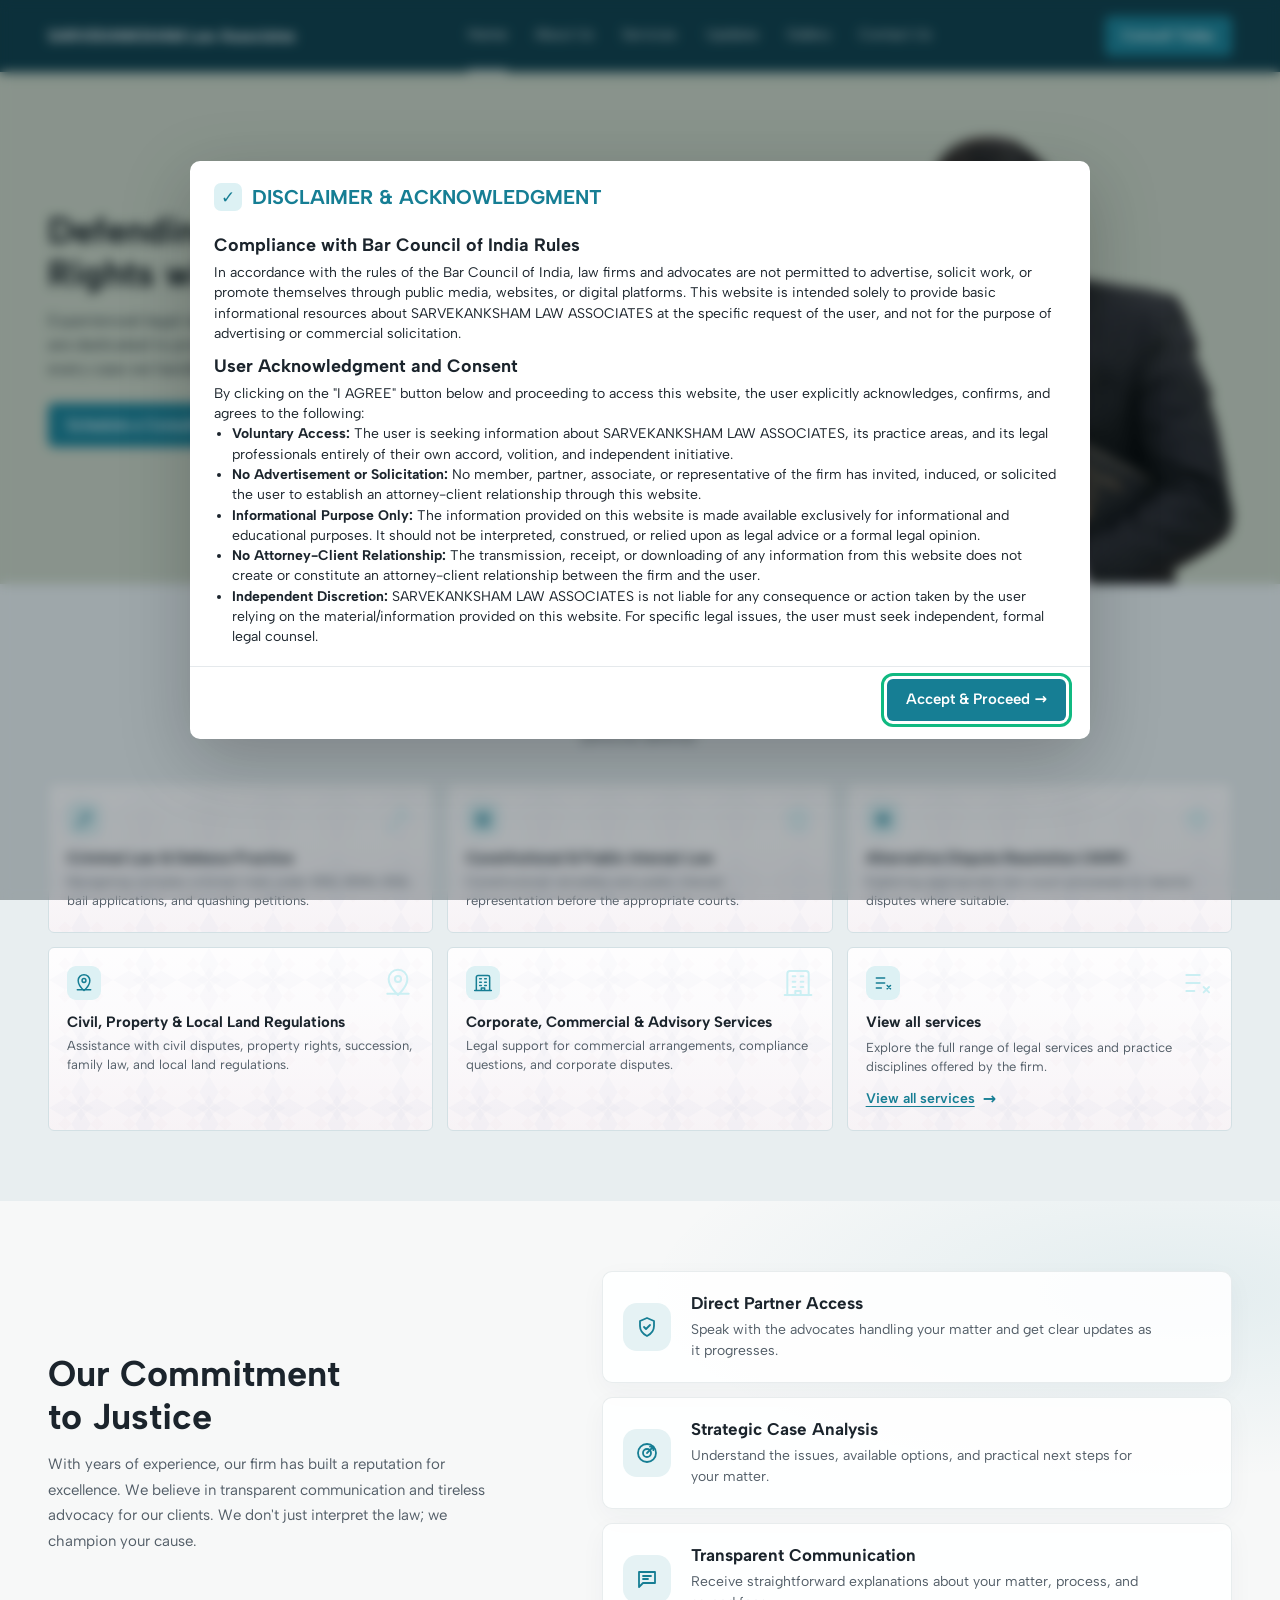
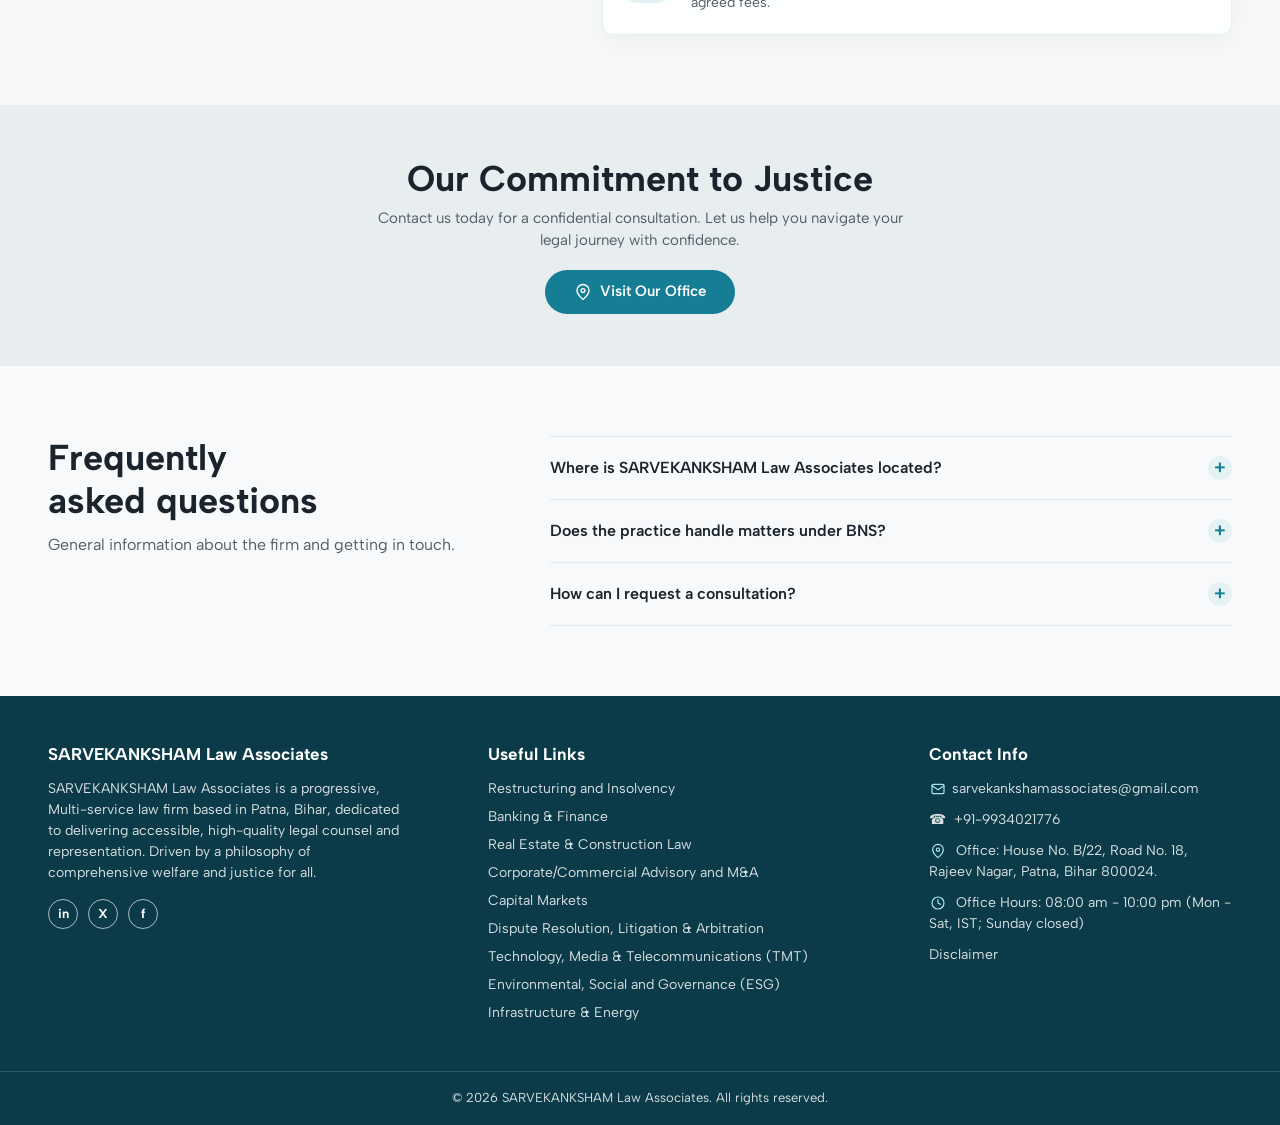
<file: index.html>
<!doctype html>
<html lang="en-IN">
<head>
  <meta charset="utf-8">
  <meta name="viewport" content="width=device-width, initial-scale=1">
  <meta name="theme-color" content="#0B3B48">
  <meta name="description" content="SARVEKANKSHAM Law Associates is a multi-service law firm based in Patna, Bihar. Learn about its practice areas and contact the office for general information.">
  <meta name="robots" content="index,follow">
  <link rel="canonical" href="https://sarvekanksham.com/">

  <title>SARVEKANKSHAM Law Associates | Legal Practice in Patna, Bihar</title>
  <meta property="og:type" content="website">
  <meta property="og:locale" content="en_IN">
  <meta property="og:site_name" content="SARVEKANKSHAM Law Associates">
  <meta property="og:title" content="SARVEKANKSHAM Law Associates | Legal Practice in Patna, Bihar">
  <meta property="og:description" content="Learn about the legal practice areas and advocates of SARVEKANKSHAM Law Associates, based in Patna, Bihar.">
  <meta property="og:url" content="https://sarvekanksham.com/">
  <meta property="og:image" content="https://sarvekanksham.com/assets/images/hero-lawyers.png">
  <meta property="og:image:alt" content="Advocates of SARVEKANKSHAM Law Associates in court attire">
  <meta name="twitter:card" content="summary_large_image">
  <meta name="twitter:title" content="SARVEKANKSHAM Law Associates | Legal Practice in Patna, Bihar">
  <meta name="twitter:description" content="Learn about the legal practice areas and advocates of SARVEKANKSHAM Law Associates, based in Patna, Bihar.">
  <meta name="twitter:image" content="https://sarvekanksham.com/assets/images/hero-lawyers.png">

  <link rel="preconnect" href="https://fonts.googleapis.com">
  <link rel="preconnect" href="https://fonts.gstatic.com" crossorigin>
  <link rel="stylesheet" href="assets/css/variables.css">
  <link rel="stylesheet" href="assets/css/base.css">
  <link rel="stylesheet" href="assets/css/components.css">
  <link rel="stylesheet" href="assets/css/home.css">
  <script src="assets/js/compliance.js" defer></script>
  <script src="assets/js/main.js" defer></script>

  <script type="application/ld+json">
  {
    "@context": "https://schema.org",
    "@type": "LegalService",
    "@id": "https://sarvekanksham.com/#legal-service",
    "name": "SARVEKANKSHAM Law Associates",
    "url": "https://sarvekanksham.com/",
    "email": "sarvekankshamassociates@gmail.com",
    "telephone": "+91-9934021776",
    "description": "A multi-service legal practice based in Patna, Bihar.",
    "address": {
      "@type": "PostalAddress",
      "streetAddress": "House No. B/22, Road No. 18, Rajeev Nagar",
      "addressLocality": "Patna",
      "postalCode": "800024",
      "addressRegion": "Bihar",
      "addressCountry": "IN"
    },
    "areaServed": [
      { "@type": "City", "name": "Patna" },
      { "@type": "AdministrativeArea", "name": "Bihar" },
      { "@type": "Country", "name": "India" }
    ],
    "additionalProperty": {
      "@type": "PropertyValue",
      "name": "Courts of practice",
      "value": "Matters before the Supreme Court of India, Patna High Court, and subordinate courts, subject to each advocate's applicable enrolment, admission, and practice rights."
    },
    "founder": [
      { "@type": "Person", "name": "Sarvesh Kashyap", "jobTitle": "Advocate" },
      { "@type": "Person", "name": "Kumari Akanksha Rai", "jobTitle": "Advocate" }
    ],
    "knowsAbout": [
      "Bharatiya Nyaya Sanhita",
      "Bharatiya Nagarik Suraksha Sanhita",
      "Bharatiya Sakshya Adhiniyam",
      "Criminal defence",
      "Constitutional and public interest law",
      "Alternative dispute resolution",
      "Civil, property and Bihar land regulations",
      "Corporate and commercial law"
    ],
    "availableLanguage": ["English", "Hindi"],
    "hasOfferCatalog": {
      "@type": "OfferCatalog",
      "name": "Practice areas",
      "itemListElement": [
        { "@type": "OfferCatalog", "name": "Criminal Law & Defence Practice" },
        { "@type": "OfferCatalog", "name": "Constitutional & Public Interest Law" },
        { "@type": "OfferCatalog", "name": "Alternative Dispute Resolution (ADR)" },
        { "@type": "OfferCatalog", "name": "Civil, Property & Local Land Regulations" },
        { "@type": "OfferCatalog", "name": "Corporate, Commercial & Advisory Services" }
      ]
    }
  }
  </script>
  <script type="application/ld+json">
  {
    "@context": "https://schema.org",
    "@type": "FAQPage",
    "mainEntity": [
      {
        "@type": "Question",
        "name": "Where is SARVEKANKSHAM Law Associates located?",
        "acceptedAnswer": {
          "@type": "Answer",
          "text": "SARVEKANKSHAM Law Associates is based at House No. B/22, Road No. 18, Rajeev Nagar, Patna, Bihar 800024."
        }
      },
      {
        "@type": "Question",
        "name": "Does the practice handle matters under the Bharatiya Nyaya Sanhita (BNS)?",
        "acceptedAnswer": {
          "@type": "Answer",
          "text": "The stated practice areas include criminal matters under BNS, BNSS and BSA, including bail applications and quashing petitions. The scope of representation depends on the facts of each matter and applicable professional rules."
        }
      },
      {
        "@type": "Question",
        "name": "How can I request a consultation?",
        "acceptedAnswer": {
          "@type": "Answer",
          "text": "Contact the office by email at sarvekankshamassociates@gmail.com or by telephone at +91-9934021776 to enquire about consultation arrangements. Contacting the firm does not by itself create an advocate-client relationship."
        }
      }
    ]
  }
  </script>
</head>
<body>
  <a class="skip-link" href="#main-content">Skip to main content</a>

  <header class="site-header" id="home">
    <div class="container site-header__inner">
      <a class="site-brand" href="#home" aria-label="SARVEKANKSHAM Law Associates home">SARVEKANKSHAM Law Associates</a>
      <button class="site-nav__toggle" type="button" aria-expanded="false" aria-controls="primary-navigation">
        <span aria-hidden="true">☰</span>
        <span class="site-nav__toggle-label">Open navigation</span>
      </button>
      <nav class="site-nav" id="primary-navigation" aria-label="Main navigation">
        <ul class="site-nav__links">
          <li><a href="index.html" aria-current="page">Home</a></li>
          <li><a href="about.html">About Us</a></li>
          <li><a href="services.html">Services</a></li>
          <li><a href="updates.html">Updates</a></li>
          <li><a href="gallery.html">Gallery</a></li>
          <li><a href="contact.html">Contact Us</a></li>
        </ul>
      </nav>
      <a class="btn-pill" href="contact.html" data-consult-cta>Consult Today</a>
    </div>
  </header>

  <main id="main-content">
    <section class="home-hero" aria-labelledby="home-title">
      <div class="home-hero__layout">
        <div class="home-hero__copy">
          <h1 id="home-title">Defending your Rights with Integrity</h1>
          <p class="home-hero__lead">Experienced legal representation for complex challenges. We are dedicated to providing clarity, strategy, and confidence in every case we handle.</p>
          <a class="btn-primary" href="contact.html#consultation-title">Schedule a Consultation</a>
        </div>
        <div class="home-hero__visual">
          <img
            src="assets/images/hero-lawyers.png"
            alt="Advocate Kumari Akanksha Rai and Advocate Sarvesh Kashyap in court attire"
            width="1459"
            height="768"
            fetchpriority="high">
        </div>
      </div>
    </section>

    <section class="section home-services" id="services" aria-labelledby="services-title">
      <div class="container">
        <div class="section-heading">
          <h2 id="services-title">Services</h2>
          <p>We offer a wide range of legal services tailored to meet your unique needs, from corporate strategy to personal defense.</p>
        </div>
        <div class="home-services__grid">
          <a class="home-service-card" href="services.html#criminal-defense" aria-labelledby="home-criminal-title">
            <div class="home-service-card__top">
              <span class="home-service-card__icon" aria-hidden="true">
                <svg viewBox="0 0 24 24" fill="none" stroke="currentColor" stroke-width="1.8" stroke-linecap="round" stroke-linejoin="round"><path d="m14 4 6 6-3 3-6-6zM11 7l6 6M5 19l9-9M4 20h8"/></svg>
              </span>
              <span class="home-service-card__watermark" aria-hidden="true"><svg viewBox="0 0 24 24" fill="none" stroke="currentColor" stroke-width="1.7" stroke-linecap="round" stroke-linejoin="round"><path d="m14 4 6 6-3 3-6-6zM11 7l6 6M5 19l9-9M4 20h8"/></svg></span>
            </div>
            <h3 id="home-criminal-title">Criminal Law &amp; Defence Practice</h3>
            <p>Navigating complex criminal trials under BNS, BNSS, BSA, bail applications, and quashing petitions.</p>
          </a>
          <a class="home-service-card" href="services.html#constitutional-law" aria-labelledby="home-constitutional-title">
            <div class="home-service-card__top">
              <span class="home-service-card__icon" aria-hidden="true">
                <svg viewBox="0 0 24 24" fill="none" stroke="currentColor" stroke-width="1.8" stroke-linecap="round" stroke-linejoin="round"><path d="M3 9 12 4l9 5M4 20h16M6 9v11m4-11v11m4-11v11m4-11v11M3 9h18"/></svg>
              </span>
              <span class="home-service-card__watermark" aria-hidden="true"><svg viewBox="0 0 24 24" fill="none" stroke="currentColor" stroke-width="1.7" stroke-linecap="round" stroke-linejoin="round"><path d="M3 9 12 4l9 5M4 20h16M6 9v11m4-11v11m4-11v11m4-11v11M3 9h18"/></svg></span>
            </div>
            <h3 id="home-constitutional-title">Constitutional &amp; Public Interest Law</h3>
            <p>Constitutional remedies and public interest representation before the appropriate courts.</p>
          </a>
          <a class="home-service-card" href="services.html#adr-mediation" aria-labelledby="home-adr-title">
            <div class="home-service-card__top">
              <span class="home-service-card__icon" aria-hidden="true">
                <svg viewBox="0 0 24 24" fill="none" stroke="currentColor" stroke-width="1.8" stroke-linecap="round" stroke-linejoin="round"><path d="M12 4v16M7 7h10M5 20h14M7 7l-4 7h8L7 7Zm10 0-4 7h8l-4-7Z"/></svg>
              </span>
              <span class="home-service-card__watermark" aria-hidden="true"><svg viewBox="0 0 24 24" fill="none" stroke="currentColor" stroke-width="1.7" stroke-linecap="round" stroke-linejoin="round"><path d="M12 4v16M7 7h10M5 20h14M7 7l-4 7h8L7 7Zm10 0-4 7h8l-4-7Z"/></svg></span>
            </div>
            <h3 id="home-adr-title">Alternative Dispute Resolution (ADR)</h3>
            <p>Exploring appropriate non-court processes to resolve disputes where suitable.</p>
          </a>
          <a class="home-service-card" href="services.html#civil-property" aria-labelledby="home-civil-title">
            <div class="home-service-card__top">
              <span class="home-service-card__icon" aria-hidden="true">
                <svg viewBox="0 0 24 24" fill="none" stroke="currentColor" stroke-width="1.8" stroke-linecap="round" stroke-linejoin="round"><path d="M12 21s7-6.1 7-12a7 7 0 1 0-14 0c0 5.9 7 12 7 12Z"/><circle cx="12" cy="9" r="2.3"/><path d="M4 20h16"/></svg>
              </span>
              <span class="home-service-card__watermark" aria-hidden="true"><svg viewBox="0 0 24 24" fill="none" stroke="currentColor" stroke-width="1.7" stroke-linecap="round" stroke-linejoin="round"><path d="M12 21s7-6.1 7-12a7 7 0 1 0-14 0c0 5.9 7 12 7 12Z"/><circle cx="12" cy="9" r="2.3"/><path d="M4 20h16"/></svg></span>
            </div>
            <h3 id="home-civil-title">Civil, Property &amp; Local Land Regulations</h3>
            <p>Assistance with civil disputes, property rights, succession, family law, and local land regulations.</p>
          </a>
          <a class="home-service-card" href="services.html#corporate-commercial" aria-labelledby="home-corporate-title">
            <div class="home-service-card__top">
              <span class="home-service-card__icon" aria-hidden="true">
                <svg viewBox="0 0 24 24" fill="none" stroke="currentColor" stroke-width="1.8" stroke-linecap="round" stroke-linejoin="round"><path d="M4 21V5a2 2 0 0 1 2-2h12a2 2 0 0 1 2 2v16M2 21h20M8 7h2m4 0h2M8 11h2m4 0h2M8 15h2m4 0h2M10 21v-3h4v3"/></svg>
              </span>
              <span class="home-service-card__watermark" aria-hidden="true"><svg viewBox="0 0 24 24" fill="none" stroke="currentColor" stroke-width="1.7" stroke-linecap="round" stroke-linejoin="round"><path d="M4 21V5a2 2 0 0 1 2-2h12a2 2 0 0 1 2 2v16M2 21h20M8 7h2m4 0h2M8 11h2m4 0h2M8 15h2m4 0h2M10 21v-3h4v3"/></svg></span>
            </div>
            <h3 id="home-corporate-title">Corporate, Commercial &amp; Advisory Services</h3>
            <p>Legal support for commercial arrangements, compliance questions, and corporate disputes.</p>
          </a>
          <article class="home-service-card home-service-card--all">
            <div class="home-service-card__top">
              <span class="home-service-card__icon" aria-hidden="true">
                <svg viewBox="0 0 24 24" fill="none" stroke="currentColor" stroke-width="1.8" stroke-linecap="round" stroke-linejoin="round"><path d="M4 6h10M4 12h10M4 18h6"/><path d="M17 15l4 4m0-4-4 4"/></svg>
              </span>
              <span class="home-service-card__watermark" aria-hidden="true"><svg viewBox="0 0 24 24" fill="none" stroke="currentColor" stroke-width="1.7" stroke-linecap="round" stroke-linejoin="round"><path d="M4 6h10M4 12h10M4 18h6"/><path d="M17 15l4 4m0-4-4 4"/></svg></span>
            </div>
            <h3>View all services</h3>
            <p>Explore the full range of legal services and practice disciplines offered by the firm.</p>
            <a href="services.html"><span class="home-service-card__all-label">View all services</span><span class="home-service-card__all-arrow" aria-hidden="true">→</span></a>
          </article>
        </div>
      </div>
    </section>

    <section class="section home-commitment" id="about" aria-labelledby="commitment-title">
      <div class="container home-commitment__layout">
        <div class="home-commitment__intro">
          <h2 id="commitment-title">Our Commitment to Justice</h2>
          <p>With years of experience, our firm has built a reputation for excellence. We believe in transparent communication and tireless advocacy for our clients. We don't just interpret the law; we champion your cause.</p>
        </div>
        <div class="home-commitment__features" id="gallery">
          <article class="home-feature" id="updates">
            <span class="home-feature__icon" aria-hidden="true">
              <svg viewBox="0 0 24 24" fill="none" stroke="currentColor" stroke-width="1.8" stroke-linecap="round" stroke-linejoin="round"><path d="M12 3 19 6v5c0 4.7-3 8-7 10-4-2-7-5.3-7-10V6l7-3Z"/><path d="m9 12 2 2 4-4"/></svg>
            </span>
            <div>
              <h3>Direct Partner Access</h3>
              <p>Speak with the advocates handling your matter and get clear updates as it progresses.</p>
            </div>
          </article>
          <article class="home-feature">
            <span class="home-feature__icon" aria-hidden="true">
              <svg viewBox="0 0 24 24" fill="none" stroke="currentColor" stroke-width="1.8" stroke-linecap="round" stroke-linejoin="round"><circle cx="12" cy="12" r="9"/><circle cx="12" cy="12" r="4"/><path d="m12 12 6.4-6.4M15 5.6l3.4.1-.1 3.4"/></svg>
            </span>
            <div>
              <h3>Strategic Case Analysis</h3>
              <p>Understand the issues, available options, and practical next steps for your matter.</p>
            </div>
          </article>
          <article class="home-feature">
            <span class="home-feature__icon" aria-hidden="true">
              <svg viewBox="0 0 24 24" fill="none" stroke="currentColor" stroke-width="1.8" stroke-linecap="round" stroke-linejoin="round"><path d="M4 5h16v11H8l-4 4V5Z"/><path d="M8 9h8M8 12h5"/></svg>
            </span>
            <div>
              <h3>Transparent Communication</h3>
              <p>Receive straightforward explanations about your matter, process, and agreed fees.</p>
            </div>
          </div>
        </div>
      </div>
    </section>

    <section class="home-contact" id="contact" aria-labelledby="contact-title">
      <div class="container">
        <h2 id="contact-title">Our Commitment to Justice</h2>
        <p>Contact us today for a confidential consultation. Let us help you navigate your legal journey with confidence.</p>
        <a class="btn-pill" href="https://maps.app.goo.gl/iKC4Cm7w2cUns8C2A" target="_blank" rel="noopener noreferrer">
          <svg aria-hidden="true" viewBox="0 0 24 24" fill="none" stroke="currentColor" stroke-width="1.8" stroke-linecap="round" stroke-linejoin="round">
            <path d="M20 10c0 5-8 12-8 12S4 15 4 10a8 8 0 1 1 16 0Z"/>
            <circle cx="12" cy="10" r="2.5"/>
          </svg>
          Visit Our Office
        </a>
      </div>
    </section>

    <section class="section home-faq" aria-labelledby="faq-title">
      <div class="container home-faq__layout">
        <div class="home-faq__intro">
          <h2 id="faq-title">Frequently asked questions</h2>
          <p>General information about the firm and getting in touch.</p>
        </div>
        <div class="faq-list">
          <details class="faq-item">
            <summary class="faq-item__question">Where is SARVEKANKSHAM Law Associates located?</summary>
            <div class="faq-item__answer"><p>The office is at House No. B/22, Road No. 18, Rajeev Nagar, Patna, Bihar 800024.</p></div>
          </details>
          <details class="faq-item">
            <summary class="faq-item__question">Does the practice handle matters under BNS?</summary>
            <div class="faq-item__answer"><p>The stated practice areas include criminal matters under BNS, BNSS and BSA, including bail applications and quashing petitions. The scope of representation depends on the facts of each matter and applicable professional rules.</p></div>
          </details>
          <details class="faq-item">
            <summary class="faq-item__question">How can I request a consultation?</summary>
            <div class="faq-item__answer"><p>Contact the office at <a href="mailto:sarvekankshamassociates@gmail.com">sarvekankshamassociates@gmail.com</a> or call <a href="tel:+919934021776">+91-9934021776</a> to enquire about consultation arrangements. Contacting the firm does not by itself create an advocate-client relationship.</p></div>
          </details>
        </div>
      </div>
    </section>
  </main>

  <footer class="site-footer">
    <div class="container site-footer__main">
      <section class="site-footer__brand" aria-labelledby="footer-brand">
        <h2 id="footer-brand">SARVEKANKSHAM Law Associates</h2>
        <p>SARVEKANKSHAM Law Associates is a progressive, Multi-service law firm based in Patna, Bihar, dedicated to delivering accessible, high-quality legal counsel and representation. Driven by a philosophy of comprehensive welfare and justice for all.</p>
        <div class="social-links" aria-label="Social media">
          <a href="https://www.linkedin.com/" aria-label="LinkedIn">in</a>
          <a href="https://x.com/" aria-label="X">X</a>
          <a href="https://www.facebook.com/" aria-label="Facebook">f</a>
          
        </div>
      </section>
      <section aria-labelledby="footer-links-title">
        <h2 id="footer-links-title">Useful Links</h2>
        <ul class="site-footer__links">
          <li><a href="practice-detail.html?topic=insolvency">Restructuring and Insolvency</a></li>
          <li><a href="practice-detail.html?topic=banking">Banking &amp; Finance</a></li>
          <li><a href="practice-detail.html?topic=real-estate">Real Estate &amp; Construction Law</a></li>
          <li><a href="practice-detail.html?topic=corporate-ma">Corporate/Commercial Advisory and M&amp;A</a></li>
          <li><a href="practice-detail.html?topic=capital-markets">Capital Markets</a></li>
          <li><a href="practice-detail.html?topic=dispute-resolution">Dispute Resolution, Litigation &amp; Arbitration</a></li>
          <li><a href="practice-detail.html?topic=tmt">Technology, Media &amp; Telecommunications (TMT)</a></li>
          <li><a href="practice-detail.html?topic=esg">Environmental, Social and Governance (ESG)</a></li>
          <li><a href="practice-detail.html?topic=infrastructure">Infrastructure &amp; Energy</a></li>
        </ul>
      </section>
      <section aria-labelledby="footer-contact-title">
        <h2 id="footer-contact-title">Contact Info</h2>
        <address class="site-footer__contact">
          <p><a href="mailto:sarvekankshamassociates@gmail.com"><span class="site-footer__icon" aria-hidden="true"><svg viewBox="0 0 24 24" fill="none" stroke="currentColor" stroke-width="1.8" stroke-linecap="round" stroke-linejoin="round"><rect x="3" y="5" width="18" height="14" rx="2"/><path d="m3 7 9 6 9-6"/></svg></span>sarvekankshamassociates@gmail.com</a></p>
          <p><a href="tel:+919934021776">☎&nbsp; +91-9934021776</a></p>
          <p><span class="site-footer__icon" aria-hidden="true"><svg viewBox="0 0 24 24" fill="none" stroke="currentColor" stroke-width="1.8" stroke-linecap="round" stroke-linejoin="round"><path d="M20 10c0 5-8 12-8 12S4 15 4 10a8 8 0 1 1 16 0Z"/><circle cx="12" cy="10" r="2.5"/></svg></span> Office: House No. B/22, Road No. 18, Rajeev Nagar, Patna, Bihar 800024.</p>
          <p><span class="site-footer__icon" aria-hidden="true"><svg viewBox="0 0 24 24" fill="none" stroke="currentColor" stroke-width="1.8" stroke-linecap="round" stroke-linejoin="round"><circle cx="12" cy="12" r="9"/><path d="M12 7v5l3.5 2"/></svg></span> Office Hours: 08:00 am - 10:00 pm (Mon - Sat, IST; Sunday closed)</p>
          <p><a href="#bci-compliance-modal" data-open-compliance>Disclaimer</a></p>
        </address>
      </section>
    </div>
    <div class="site-footer__bottom">
      <div class="container">© 2026 SARVEKANKSHAM Law Associates. All rights reserved.</div>
    </div>
  </footer>

  <template data-compliance-disclaimer>
    <h3>Compliance with Bar Council of India Rules</h3>
    <p>In accordance with the rules of the Bar Council of India, law firms and advocates are not permitted to advertise, solicit work, or promote themselves through public media, websites, or digital platforms. This website is intended solely to provide basic informational resources about SARVEKANKSHAM LAW ASSOCIATES at the specific request of the user, and not for the purpose of advertising or commercial solicitation.</p>
    <h3>User Acknowledgment and Consent</h3>
    <p>By clicking on the "I AGREE" button below and proceeding to access this website, the user explicitly acknowledges, confirms, and agrees to the following:</p>
    <ul>
      <li><strong>Voluntary Access:</strong> The user is seeking information about SARVEKANKSHAM LAW ASSOCIATES, its practice areas, and its legal professionals entirely of their own accord, volition, and independent initiative.</li>
      <li><strong>No Advertisement or Solicitation:</strong> No member, partner, associate, or representative of the firm has invited, induced, or solicited the user to establish an attorney-client relationship through this website.</li>
      <li><strong>Informational Purpose Only:</strong> The information provided on this website is made available exclusively for informational and educational purposes. It should not be interpreted, construed, or relied upon as legal advice or a formal legal opinion.</li>
      <li><strong>No Attorney-Client Relationship:</strong> The transmission, receipt, or downloading of any information from this website does not create or constitute an attorney-client relationship between the firm and the user.</li>
      <li><strong>Independent Discretion:</strong> SARVEKANKSHAM LAW ASSOCIATES is not liable for any consequence or action taken by the user relying on the material/information provided on this website. For specific legal issues, the user must seek independent, formal legal counsel.</li>
    </ul>
  </template>
</body>
</html>
</file>
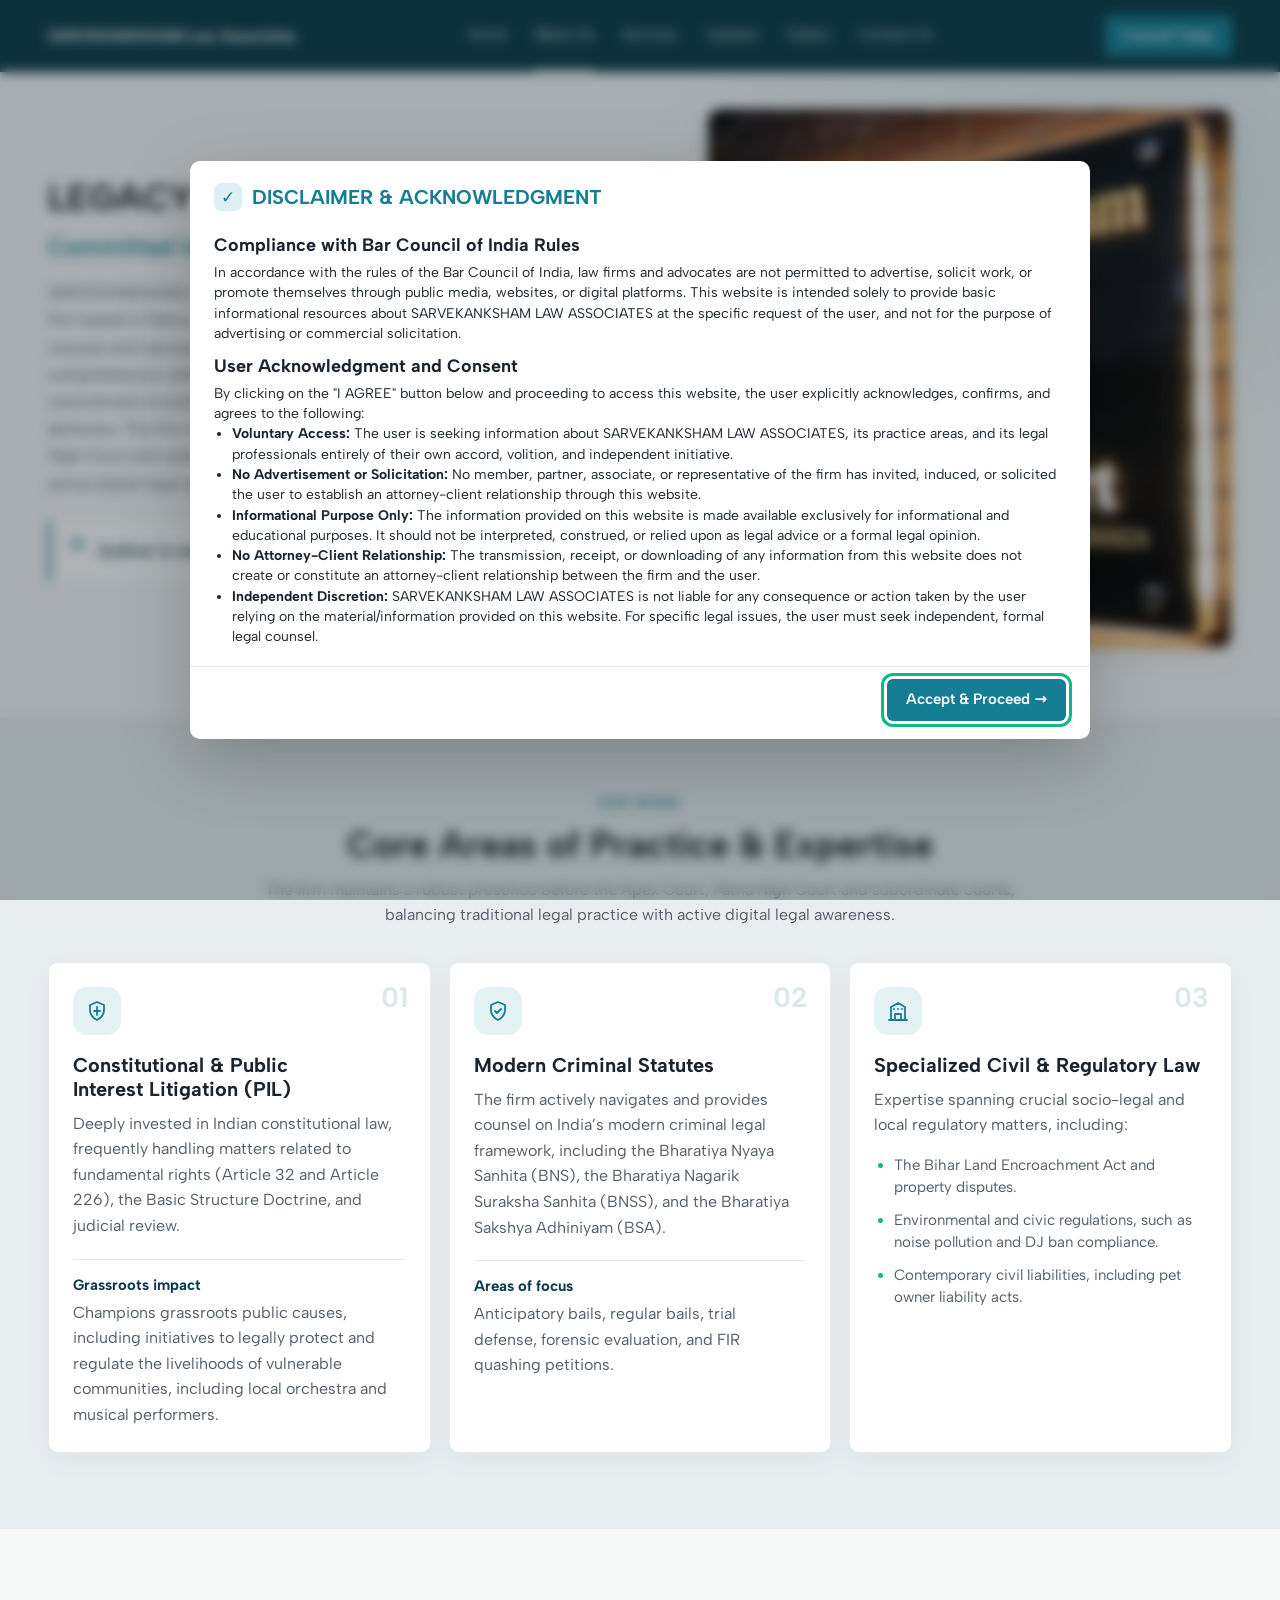
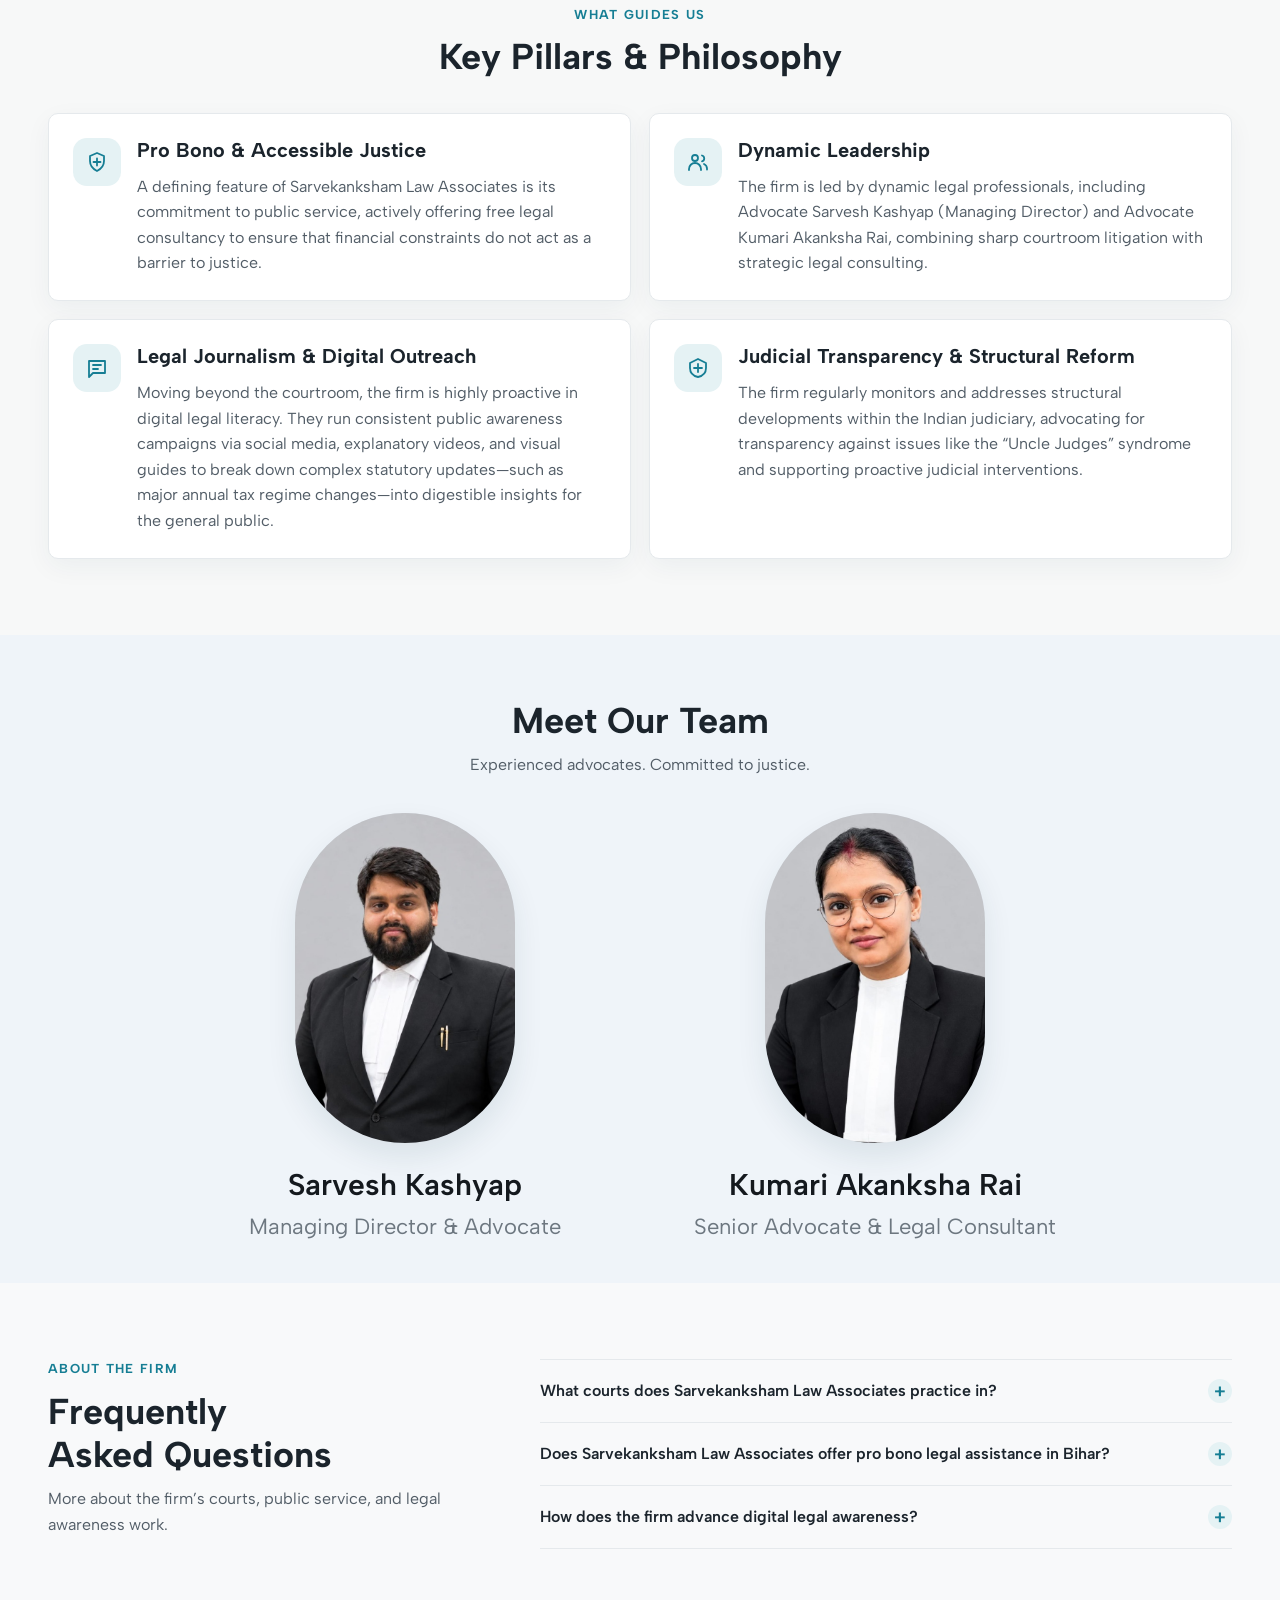
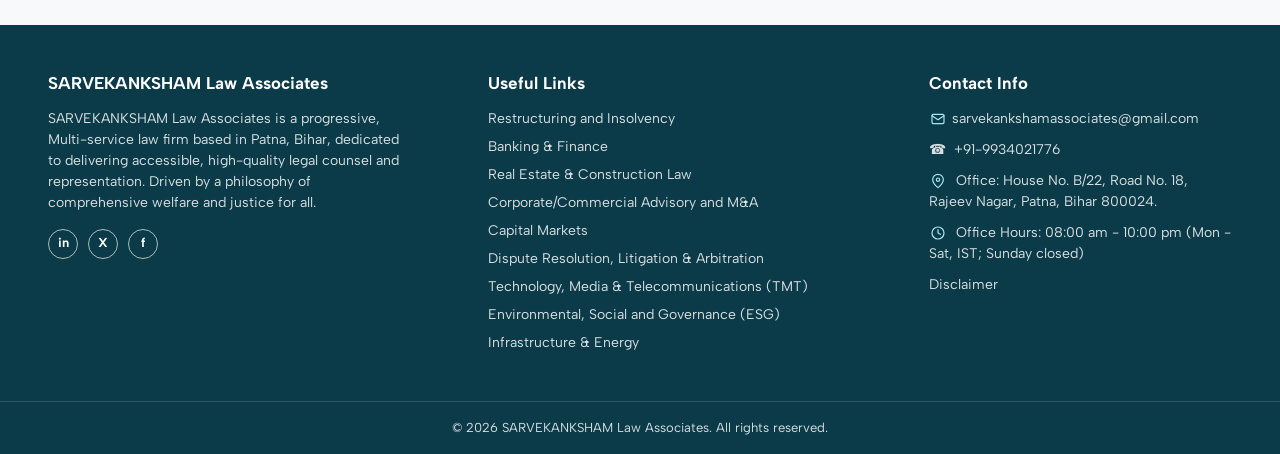
<file: about.html>
<!doctype html>
<html lang="en-IN">
<head>
  <meta charset="utf-8">
  <meta name="viewport" content="width=device-width, initial-scale=1">
  <meta name="theme-color" content="#0B3B48">
  <meta name="description" content="Learn about SARVEKANKSHAM Law Associates, its Patna-based legal practice, areas of expertise, public service philosophy, and advocates.">
  <meta name="robots" content="index,follow">
  <link rel="canonical" href="https://sarvekanksham.com/about.html">

  <title>About SARVEKANKSHAM Law Associates | Patna, Bihar</title>
  <meta property="og:type" content="website">
  <meta property="og:locale" content="en_IN">
  <meta property="og:site_name" content="SARVEKANKSHAM Law Associates">
  <meta property="og:title" content="About SARVEKANKSHAM Law Associates | Patna, Bihar">
  <meta property="og:description" content="Discover the firm’s legal practice, institutional pillars, and advocates in Patna, Bihar.">
  <meta property="og:url" content="https://sarvekanksham.com/about.html">
  <meta property="og:image" content="https://sarvekanksham.com/assets/images/hero-lawyers.png">
  <meta property="og:image:alt" content="Advocates Sarvesh Kashyap and Kumari Akanksha Rai in court attire">
  <meta name="twitter:card" content="summary_large_image">
  <meta name="twitter:title" content="About SARVEKANKSHAM Law Associates | Patna, Bihar">
  <meta name="twitter:description" content="Discover the firm’s legal practice, institutional pillars, and advocates in Patna, Bihar.">
  <meta name="twitter:image" content="https://sarvekanksham.com/assets/images/hero-lawyers.png">

  <link rel="preconnect" href="https://fonts.googleapis.com">
  <link rel="preconnect" href="https://fonts.gstatic.com" crossorigin>
  <link rel="stylesheet" href="assets/css/variables.css">
  <link rel="stylesheet" href="assets/css/base.css">
  <link rel="stylesheet" href="assets/css/components.css">
  <link rel="stylesheet" href="assets/css/pages/about.css">
  <script src="assets/js/compliance.js" defer></script>
  <script src="assets/js/main.js" defer></script>

  <script type="application/ld+json">
  {
    "@context": "https://schema.org",
    "@graph": [
      {
        "@type": "AboutPage",
        "@id": "https://sarvekanksham.com/about.html#about-page",
        "url": "https://sarvekanksham.com/about.html",
        "name": "About SARVEKANKSHAM Law Associates",
        "isPartOf": {
          "@type": "WebSite",
          "@id": "https://sarvekanksham.com/#website",
          "name": "SARVEKANKSHAM Law Associates",
          "url": "https://sarvekanksham.com/"
        },
        "mainEntity": { "@id": "https://sarvekanksham.com/#legal-service" }
      },
      {
        "@type": "LegalService",
        "@id": "https://sarvekanksham.com/#legal-service",
        "name": "SARVEKANKSHAM Law Associates",
        "url": "https://sarvekanksham.com/",
        "email": "sarvekankshamassociates@gmail.com",
        "telephone": "+91-9934021776",
        "description": "A multi-service legal practice based in Patna, Bihar, with practice areas including constitutional and public interest law, criminal law, and specialized civil and regulatory matters.",
        "address": {
          "@type": "PostalAddress",
          "streetAddress": "House No. B/22, Road No. 18, Rajeev Nagar",
          "addressLocality": "Patna",
          "postalCode": "800024",
          "addressRegion": "Bihar",
          "addressCountry": "IN"
        },
        "areaServed": [
          { "@type": "City", "name": "Patna" },
          { "@type": "AdministrativeArea", "name": "Bihar" },
          { "@type": "Country", "name": "India" }
        ],
        "founder": [
          {
            "@type": "Person",
            "name": "Sarvesh Kashyap",
            "jobTitle": "Managing Director & Advocate",
            "image": "https://sarvekanksham.com/assets/images/team-sarvesh.jpg",
            "hasCredential": [
              { "@type": "EducationalOccupationalCredential", "credentialCategory": "degree", "name": "B.Tech" },
              { "@type": "EducationalOccupationalCredential", "credentialCategory": "degree", "name": "LL.B" }
            ]
          },
          {
            "@type": "Person",
            "name": "Kumari Akanksha Rai",
            "jobTitle": "Advocate & Legal Consultant",
            "image": "https://sarvekanksham.com/assets/images/team-akanksha.jpg",
            "hasCredential": [
              { "@type": "EducationalOccupationalCredential", "credentialCategory": "degree", "name": "B.A. LL.B." },
              { "@type": "EducationalOccupationalCredential", "credentialCategory": "degree", "name": "LL.M." }
            ]
          }
        ],
        "knowsAbout": [
          "Constitutional law",
          "Public interest litigation",
          "Bharatiya Nyaya Sanhita",
          "Bharatiya Nagarik Suraksha Sanhita",
          "Bharatiya Sakshya Adhiniyam",
          "Criminal defence",
          "Bihar land and property law",
          "Environmental and civic regulations",
          "Digital legal literacy"
        ],
        "availableLanguage": ["English", "Hindi"]
      }
    ]
  }
  </script>
  <script type="application/ld+json">
  {
    "@context": "https://schema.org",
    "@type": "FAQPage",
    "mainEntity": [
      {
        "@type": "Question",
        "name": "What courts does Sarvekanksham Law Associates practice in?",
        "acceptedAnswer": {
          "@type": "Answer",
          "text": "The firm maintains a robust presence before the Supreme Court of India (Apex Court), the Patna High Court, and subordinate district courts across Bihar."
        }
      },
      {
        "@type": "Question",
        "name": "Does Sarvekanksham Law Associates offer pro bono legal assistance in Bihar?",
        "acceptedAnswer": {
          "@type": "Answer",
          "text": "Yes, pro bono and accessible justice is a defining pillar of the firm. We actively provide free legal consultancy to ensure that financial constraints do not prevent citizens from obtaining justice."
        }
      },
      {
        "@type": "Question",
        "name": "How does the firm advance digital legal awareness?",
        "acceptedAnswer": {
          "@type": "Answer",
          "text": "Beyond the courtroom, the firm runs consistent public awareness campaigns via digital media, visual guides, and explanatory videos breaking down statutory updates like the BNS, BNSS, and civic regulations for the public."
        }
      }
    ]
  }
  </script>
</head>
<body>
  <a class="skip-link" href="#main-content">Skip to main content</a>

  <header class="site-header">
    <div class="container site-header__inner">
      <a class="site-brand" href="index.html" aria-label="SARVEKANKSHAM Law Associates home">SARVEKANKSHAM Law Associates</a>
      <button class="site-nav__toggle" type="button" aria-expanded="false" aria-controls="primary-navigation">
        <span aria-hidden="true">☰</span>
        <span class="site-nav__toggle-label">Open navigation</span>
      </button>
      <nav class="site-nav" id="primary-navigation" aria-label="Main navigation">
        <ul class="site-nav__links">
          <li><a href="index.html">Home</a></li>
          <li><a class="active" href="about.html" aria-current="page">About Us</a></li>
          <li><a href="services.html">Services</a></li>
          <li><a href="updates.html">Updates</a></li>
          <li><a href="gallery.html">Gallery</a></li>
          <li><a href="contact.html">Contact Us</a></li>
        </ul>
      </nav>
      <a class="btn-pill" href="contact.html" data-consult-cta>Consult Today</a>
    </div>
  </header>

  <main id="main-content">
    <section class="about-hero" aria-labelledby="about-title">
      <div class="container">
        <div class="about-hero__grid">
          <div class="about-hero__copy">
            <h1 id="about-title">LEGACY OF SARVEKANKSHAM</h1>
            <p class="about-hero__philosophy">Committed to Justice, Guided by Integrity.</p>
            <p class="about-hero__narrative">SARVEKANKSHAM Law Associates is a progressive, Multi-service Pan India law firm based in Patna, Bihar, dedicated to delivering accessible, high-quality legal counsel and representation. Sarvekanksham is driven by a philosophy of comprehensive welfare and justice for all, the firm stands out for its strong commitment to both rigorous professional litigation and public interest advocacy. The firm maintains a robust presence before the Apex Court, Patna High Court and subordinate courts, balancing traditional legal practice with active digital legal awareness.</p>
            <blockquote class="about-hero__quote">
              <span aria-hidden="true">“</span>
              <p>Justice is our purpose &amp; Integrity guides our practice.</p>
            </blockquote>
            </div>
            <figure class="about-hero__portrait">
              <img
                src="assets/images/about-office-sign.jpg"
                alt="SARVEKANKSHAM Law Associates office sign identifying its advocates and Patna High Court practice"
                width="768"
                height="792"
                fetchpriority="high">
            </figure>
        </div>
      </div>
    </section>

    <section class="about-section about-jurisdictions" aria-labelledby="jurisdictions-title">
      <div class="container">
        <div class="about-section__heading">
          <p class="about-eyebrow">Our work</p>
          <h2 id="jurisdictions-title">Core Areas of Practice &amp; Expertise</h2>
          <p>The firm maintains a robust presence before the Apex Court, Patna High Court and subordinate courts, balancing traditional legal practice with active digital legal awareness.</p>
        </div>
        <div class="jurisdiction-grid">
          <article class="jurisdiction-card">
            <span class="about-card__number" aria-hidden="true">01</span>
            <span class="about-card__icon" aria-hidden="true">
              <svg viewBox="0 0 24 24" fill="none" stroke="currentColor" stroke-width="1.8" stroke-linecap="round" stroke-linejoin="round"><path d="M12 3 19 6v5c0 4.7-3 8-7 10-4-2-7-5.3-7-10V6l7-3Z"/><path d="M12 8v8m-3-4h6"/></svg>
            </span>
            <h3>Constitutional &amp; Public Interest Litigation (PIL)</h3>
            <p>Deeply invested in Indian constitutional law, frequently handling matters related to fundamental rights (Article 32 and Article 226), the Basic Structure Doctrine, and judicial review.</p>
            <div class="jurisdiction-card__detail">
              <h4>Grassroots impact</h4>
              <p>Champions grassroots public causes, including initiatives to legally protect and regulate the livelihoods of vulnerable communities, including local orchestra and musical performers.</p>
            </div>
          </article>
          <article class="jurisdiction-card">
            <span class="about-card__number" aria-hidden="true">02</span>
            <span class="about-card__icon" aria-hidden="true">
              <svg viewBox="0 0 24 24" fill="none" stroke="currentColor" stroke-width="1.8" stroke-linecap="round" stroke-linejoin="round"><path d="M12 3 19 6v5c0 4.7-3 8-7 10-4-2-7-5.3-7-10V6l7-3Z"/><path d="m9 12 2 2 4-4"/></svg>
            </span>
            <h3>Modern Criminal Statutes</h3>
            <p>The firm actively navigates and provides counsel on India’s modern criminal legal framework, including the Bharatiya Nyaya Sanhita (BNS), the Bharatiya Nagarik Suraksha Sanhita (BNSS), and the Bharatiya Sakshya Adhiniyam (BSA).</p>
            <div class="jurisdiction-card__detail">
              <h4>Areas of focus</h4>
              <p>Anticipatory bails, regular bails, trial defense, forensic evaluation, and FIR quashing petitions.</p>
            </div>
          </article>
          <article class="jurisdiction-card">
            <span class="about-card__number" aria-hidden="true">03</span>
            <span class="about-card__icon" aria-hidden="true">
              <svg viewBox="0 0 24 24" fill="none" stroke="currentColor" stroke-width="1.8" stroke-linecap="round" stroke-linejoin="round"><path d="M3 21h18M5 21V8l7-4 7 4v13M9 21v-6h6v6M8 10h.01M12 10h.01M16 10h.01"/></svg>
            </span>
            <h3>Specialized Civil &amp; Regulatory Law</h3>
            <p>Expertise spanning crucial socio-legal and local regulatory matters, including:</p>
            <ul class="about-check-list">
              <li>The Bihar Land Encroachment Act and property disputes.</li>
              <li>Environmental and civic regulations, such as noise pollution and DJ ban compliance.</li>
              <li>Contemporary civil liabilities, including pet owner liability acts.</li>
            </ul>
          </article>
        </div>
      </div>
    </section>

    <section class="about-section about-pillars" aria-labelledby="pillars-title">
      <div class="container">
        <div class="about-section__heading">
          <p class="about-eyebrow">What guides us</p>
          <h2 id="pillars-title">Key Pillars &amp; Philosophy</h2>
        </div>
        <div class="pillar-grid">
          <article class="pillar-box">
            <span class="pillar-box__icon" aria-hidden="true">
              <svg viewBox="0 0 24 24" fill="none" stroke="currentColor" stroke-width="1.8" stroke-linecap="round" stroke-linejoin="round"><path d="M12 3 19 6v5c0 4.7-3 8-7 10-4-2-7-5.3-7-10V6l7-3Z"/><path d="M8.5 12h7M12 8.5v7"/></svg>
            </span>
            <h3>Pro Bono &amp; Accessible Justice</h3>
            <p>A defining feature of Sarvekanksham Law Associates is its commitment to public service, actively offering free legal consultancy to ensure that financial constraints do not act as a barrier to justice.</p>
          </article>
          <article class="pillar-box">
            <span class="pillar-box__icon" aria-hidden="true">
              <svg viewBox="0 0 24 24" fill="none" stroke="currentColor" stroke-width="1.8" stroke-linecap="round" stroke-linejoin="round"><circle cx="9" cy="8" r="3"/><path d="M3 20v-1a6 6 0 0 1 12 0v1M16 5.5a3 3 0 0 1 0 5.8M18 14a5 5 0 0 1 3 4.6v1"/></svg>
            </span>
            <h3>Dynamic Leadership</h3>
            <p>The firm is led by dynamic legal professionals, including Advocate Sarvesh Kashyap (Managing Director) and Advocate Kumari Akanksha Rai, combining sharp courtroom litigation with strategic legal consulting.</p>
          </article>
          <article class="pillar-box">
            <span class="pillar-box__icon" aria-hidden="true">
              <svg viewBox="0 0 24 24" fill="none" stroke="currentColor" stroke-width="1.8" stroke-linecap="round" stroke-linejoin="round"><path d="M4 5h16v12H8l-4 4V5Z"/><path d="M8 9h8M8 13h5"/></svg>
            </span>
            <h3>Legal Journalism &amp; Digital Outreach</h3>
            <p>Moving beyond the courtroom, the firm is highly proactive in digital legal literacy. They run consistent public awareness campaigns via social media, explanatory videos, and visual guides to break down complex statutory updates—such as major annual tax regime changes—into digestible insights for the general public.</p>
          </article>
          <article class="pillar-box">
            <span class="pillar-box__icon" aria-hidden="true">
              <svg viewBox="0 0 24 24" fill="none" stroke="currentColor" stroke-width="1.8" stroke-linecap="round" stroke-linejoin="round"><path d="M12 3 20 7v5c0 5-3.4 8-8 9-4.6-1-8-4-8-9V7l8-4Z"/><path d="M8 12h8M12 8v8"/></svg>
            </span>
            <h3>Judicial Transparency &amp; Structural Reform</h3>
            <p>The firm regularly monitors and addresses structural developments within the Indian judiciary, advocating for transparency against issues like the “Uncle Judges” syndrome and supporting proactive judicial interventions.</p>
          </article>
        </div>
      </div>
    </section>

    <section class="about-section about-team" aria-labelledby="team-title">
      <div class="container">
        <div class="about-section__heading about-team__heading">
          <h2 id="team-title">Meet Our Team</h2>
          <p>Experienced advocates. Committed to justice.</p>
        </div>
        <div class="team-grid">
          <article class="team-dossier">
            <button class="team-member-card" type="button" data-open-team-profile="team-profile-sarvesh" aria-haspopup="dialog" aria-label="View profile for Sarvesh Kashyap">
              <span class="team-member-card__portrait">
                <img
                  src="assets/images/team-sarvesh.jpg"
                  alt=""
                  width="768"
                  height="922"
                  loading="lazy">
              </span>
              <span class="team-member-card__name">Sarvesh Kashyap</span>
              <span class="team-member-card__role">Managing Director &amp; Advocate</span>
            </button>
          </article>
          <article class="team-dossier">
            <button class="team-member-card" type="button" data-open-team-profile="team-profile-akanksha" aria-haspopup="dialog" aria-label="View profile for Kumari Akanksha Rai">
              <span class="team-member-card__portrait">
                <img
                  src="assets/images/team-akanksha.jpg"
                  alt=""
                  width="768"
                  height="922"
                  loading="lazy">
              </span>
              <span class="team-member-card__name">Kumari Akanksha Rai</span>
              <span class="team-member-card__role">Senior Advocate &amp; Legal Consultant</span>
            </button>
          </article>
        </div>
      </div>
      <dialog class="team-profile-dialog" id="team-profile-sarvesh" aria-labelledby="team-profile-sarvesh-name">
        <button class="team-profile-dialog__close" type="button" data-close-team-profile aria-label="Close profile">×</button>
        <div class="team-profile-dialog__identity">
          <img src="assets/images/team-sarvesh.jpg" alt="Advocate Sarvesh Kashyap" width="768" height="922">
          <p class="team-profile-dialog__eyebrow">Managing Director</p>
          <h3 id="team-profile-sarvesh-name">Sarvesh Kashyap</h3>
          <p class="team-profile-dialog__role">Managing Director &amp; Advocate</p>
          <span class="team-profile-dialog__qualification">B-Tech, L.L.B</span>
        </div>
        <div class="team-profile-dialog__content">
          <section>
            <h4>About</h4>
            <p>Advocate Sarvesh Kashyap is the Managing Director &amp; Advocate at SARVEKANKSHAM Law Associates.</p>
          </section>
          <section>
            <h4>Court practice</h4>
            <p>Patna High Court &amp; Supreme Court of India.</p>
          </section>
          <section>
            <h4>Areas of focus</h4>
            <p>Criminal Defense (BNS/BNSS), Digital Forensics (BSA), Technology Crimes, and Trial Court Strategy.</p>
          </section>
        </div>
      </dialog>
      <dialog class="team-profile-dialog" id="team-profile-akanksha" aria-labelledby="team-profile-akanksha-name">
        <button class="team-profile-dialog__close" type="button" data-close-team-profile aria-label="Close profile">×</button>
        <div class="team-profile-dialog__identity">
          <img src="assets/images/team-akanksha.jpg" alt="Advocate Kumari Akanksha Rai" width="768" height="922">
          <p class="team-profile-dialog__eyebrow">Senior Advocate</p>
          <h3 id="team-profile-akanksha-name">Kumari Akanksha Rai</h3>
          <p class="team-profile-dialog__role">Senior Advocate &amp; Legal Consultant</p>
          <span class="team-profile-dialog__qualification">B.A. L.L.B., L.L.M.</span>
        </div>
        <div class="team-profile-dialog__content">
          <section>
            <h4>About</h4>
            <p>Advocate Kumari Akanksha Rai is a Senior Advocate &amp; Legal Consultant at SARVEKANKSHAM Law Associates.</p>
          </section>
          <section>
            <h4>Court practice</h4>
            <p>Patna High Court Bar Association &amp; Supreme Court of India.</p>
          </section>
          <section>
            <h4>Areas of focus</h4>
            <p>Constitutional Law, Writ Jurisdiction (Article 226/32), Civil &amp; Bihar Land Regulations, and Public Interest Litigation.</p>
          </section>
        </div>
      </dialog>
    </section>

    <section class="about-section about-faq" aria-labelledby="about-faq-title" itemscope itemtype="https://schema.org/FAQPage">
      <div class="container about-faq__layout">
        <div class="about-faq__intro">
          <p class="about-eyebrow">About the firm</p>
          <h2 id="about-faq-title">Frequently Asked Questions</h2>
          <p>More about the firm’s courts, public service, and legal awareness work.</p>
        </div>
        <div class="about-faq__list">
          <details class="about-faq__item" itemscope itemprop="mainEntity" itemtype="https://schema.org/Question">
            <summary itemprop="name">What courts does Sarvekanksham Law Associates practice in?</summary>
            <div class="about-faq__answer" itemscope itemprop="acceptedAnswer" itemtype="https://schema.org/Answer">
              <p itemprop="text">The firm maintains a robust presence before the Supreme Court of India (Apex Court), the Patna High Court, and subordinate district courts across Bihar.</p>
            </div>
          </details>
          <details class="about-faq__item" itemscope itemprop="mainEntity" itemtype="https://schema.org/Question">
            <summary itemprop="name">Does Sarvekanksham Law Associates offer pro bono legal assistance in Bihar?</summary>
            <div class="about-faq__answer" itemscope itemprop="acceptedAnswer" itemtype="https://schema.org/Answer">
              <p itemprop="text">Yes, pro bono and accessible justice is a defining pillar of the firm. We actively provide free legal consultancy to ensure that financial constraints do not prevent citizens from obtaining justice.</p>
            </div>
          </details>
          <details class="about-faq__item" itemscope itemprop="mainEntity" itemtype="https://schema.org/Question">
            <summary itemprop="name">How does the firm advance digital legal awareness?</summary>
            <div class="about-faq__answer" itemscope itemprop="acceptedAnswer" itemtype="https://schema.org/Answer">
              <p itemprop="text">Beyond the courtroom, the firm runs consistent public awareness campaigns via digital media, visual guides, and explanatory videos breaking down statutory updates like the BNS, BNSS, and civic regulations for the public.</p>
            </div>
          </details>
        </div>
      </div>
    </section>
  </main>

  <footer class="site-footer">
    <div class="container site-footer__main">
      <section class="site-footer__brand" aria-labelledby="footer-brand">
        <h2 id="footer-brand">SARVEKANKSHAM Law Associates</h2>
        <p>SARVEKANKSHAM Law Associates is a progressive, Multi-service law firm based in Patna, Bihar, dedicated to delivering accessible, high-quality legal counsel and representation. Driven by a philosophy of comprehensive welfare and justice for all.</p>
        <div class="social-links" aria-label="Social media">
          <a href="https://www.linkedin.com/" aria-label="LinkedIn">in</a>
          <a href="https://x.com/" aria-label="X">X</a>
          <a href="https://www.facebook.com/" aria-label="Facebook">f</a>
          
        </div>
      </section>
      <section aria-labelledby="footer-links-title">
        <h2 id="footer-links-title">Useful Links</h2>
        <ul class="site-footer__links">
          <li><a href="practice-detail.html?topic=insolvency">Restructuring and Insolvency</a></li>
          <li><a href="practice-detail.html?topic=banking">Banking &amp; Finance</a></li>
          <li><a href="practice-detail.html?topic=real-estate">Real Estate &amp; Construction Law</a></li>
          <li><a href="practice-detail.html?topic=corporate-ma">Corporate/Commercial Advisory and M&amp;A</a></li>
          <li><a href="practice-detail.html?topic=capital-markets">Capital Markets</a></li>
          <li><a href="practice-detail.html?topic=dispute-resolution">Dispute Resolution, Litigation &amp; Arbitration</a></li>
          <li><a href="practice-detail.html?topic=tmt">Technology, Media &amp; Telecommunications (TMT)</a></li>
          <li><a href="practice-detail.html?topic=esg">Environmental, Social and Governance (ESG)</a></li>
          <li><a href="practice-detail.html?topic=infrastructure">Infrastructure &amp; Energy</a></li>
        </ul>
      </section>
      <section aria-labelledby="footer-contact-title">
        <h2 id="footer-contact-title">Contact Info</h2>
        <address class="site-footer__contact">
          <p><a href="mailto:sarvekankshamassociates@gmail.com"><span class="site-footer__icon" aria-hidden="true"><svg viewBox="0 0 24 24" fill="none" stroke="currentColor" stroke-width="1.8" stroke-linecap="round" stroke-linejoin="round"><rect x="3" y="5" width="18" height="14" rx="2"/><path d="m3 7 9 6 9-6"/></svg></span>sarvekankshamassociates@gmail.com</a></p>
          <p><a href="tel:+919934021776">☎&nbsp; +91-9934021776</a></p>
          <p><span class="site-footer__icon" aria-hidden="true"><svg viewBox="0 0 24 24" fill="none" stroke="currentColor" stroke-width="1.8" stroke-linecap="round" stroke-linejoin="round"><path d="M20 10c0 5-8 12-8 12S4 15 4 10a8 8 0 1 1 16 0Z"/><circle cx="12" cy="10" r="2.5"/></svg></span> Office: House No. B/22, Road No. 18, Rajeev Nagar, Patna, Bihar 800024.</p>
          <p><span class="site-footer__icon" aria-hidden="true"><svg viewBox="0 0 24 24" fill="none" stroke="currentColor" stroke-width="1.8" stroke-linecap="round" stroke-linejoin="round"><circle cx="12" cy="12" r="9"/><path d="M12 7v5l3.5 2"/></svg></span> Office Hours: 08:00 am - 10:00 pm (Mon - Sat, IST; Sunday closed)</p>
          <p><a href="#bci-compliance-modal" data-open-compliance>Disclaimer</a></p>
        </address>
      </section>
    </div>
    <div class="site-footer__bottom">
      <div class="container">© 2026 SARVEKANKSHAM Law Associates. All rights reserved.</div>
    </div>
  </footer>

  <template data-compliance-disclaimer>
    <h3>Compliance with Bar Council of India Rules</h3>
    <p>In accordance with the rules of the Bar Council of India, law firms and advocates are not permitted to advertise, solicit work, or promote themselves through public media, websites, or digital platforms. This website is intended solely to provide basic informational resources about SARVEKANKSHAM LAW ASSOCIATES at the specific request of the user, and not for the purpose of advertising or commercial solicitation.</p>
    <h3>User Acknowledgment and Consent</h3>
    <p>By clicking on the "I AGREE" button below and proceeding to access this website, the user explicitly acknowledges, confirms, and agrees to the following:</p>
    <ul>
      <li><strong>Voluntary Access:</strong> The user is seeking information about SARVEKANKSHAM LAW ASSOCIATES, its practice areas, and its legal professionals entirely of their own accord, volition, and independent initiative.</li>
      <li><strong>No Advertisement or Solicitation:</strong> No member, partner, associate, or representative of the firm has invited, induced, or solicited the user to establish an attorney-client relationship through this website.</li>
      <li><strong>Informational Purpose Only:</strong> The information provided on this website is made available exclusively for informational and educational purposes. It should not be interpreted, construed, or relied upon as legal advice or a formal legal opinion.</li>
      <li><strong>No Attorney-Client Relationship:</strong> The transmission, receipt, or downloading of any information from this website does not create or constitute an attorney-client relationship between the firm and the user.</li>
      <li><strong>Independent Discretion:</strong> SARVEKANKSHAM LAW ASSOCIATES is not liable for any consequence or action taken by the user relying on the material/information provided on this website. For specific legal issues, the user must seek independent, formal legal counsel.</li>
    </ul>
  </template>
</body>
</html>
</file>
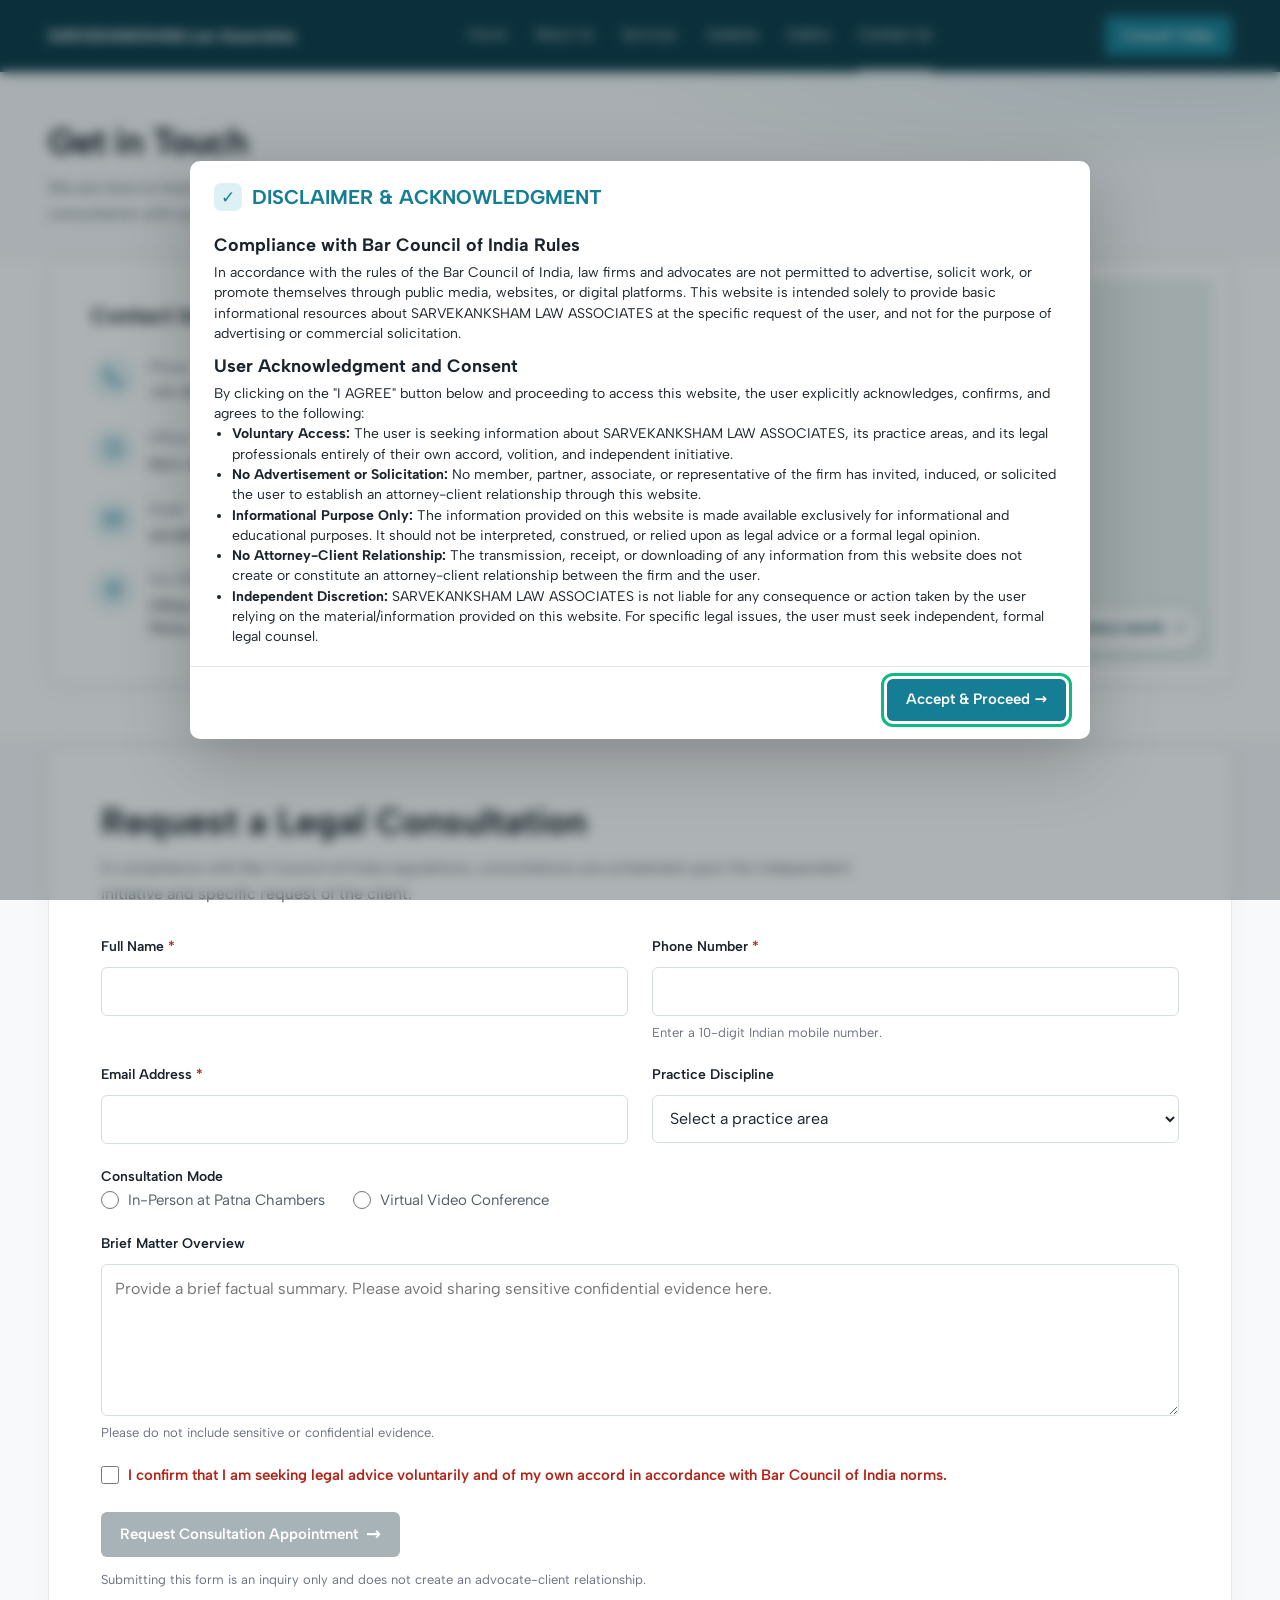
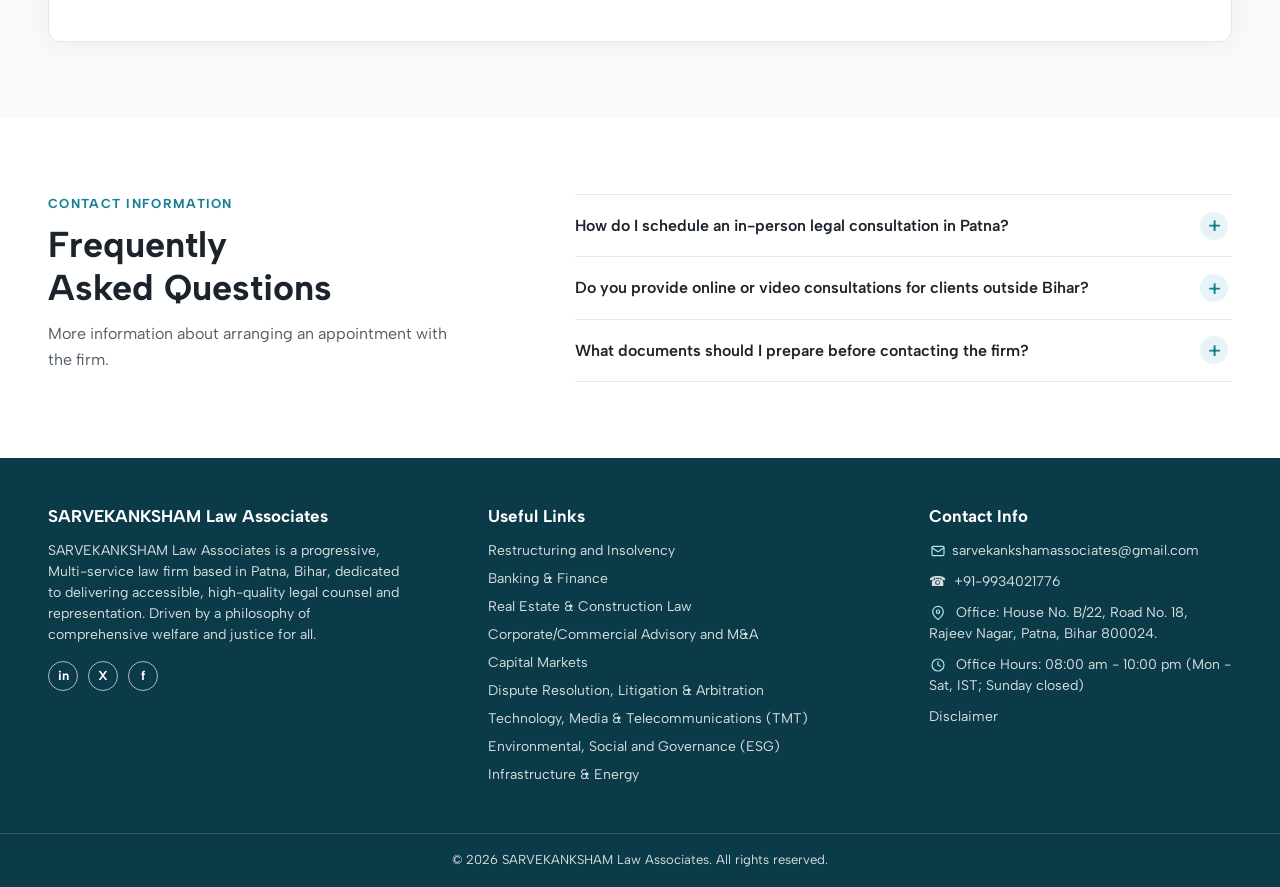
<file: contact.html>
<!doctype html>
<html lang="en-IN">
<head>
  <meta charset="utf-8">
  <meta name="viewport" content="width=device-width, initial-scale=1">
  <meta name="theme-color" content="#0B3B48">
  <meta name="description" content="Schedule a confidential legal consultation with SARVEKANKSHAM Law Associates in Patna, Bihar. Find office location, chamber hours, and direct contact details.">
  <meta name="robots" content="index,follow">
  <link rel="canonical" href="https://sarvekanksham.com/contact.html">

  <title>Contact &amp; Consultation Request | SARVEKANKSHAM Law Associates Patna</title>
  <meta property="og:type" content="website">
  <meta property="og:locale" content="en_IN">
  <meta property="og:site_name" content="SARVEKANKSHAM Law Associates">
  <meta property="og:title" content="Contact &amp; Consultation Request | SARVEKANKSHAM Law Associates">
  <meta property="og:description" content="Contact SARVEKANKSHAM Law Associates in Patna, Bihar, for consultation arrangements, office details, and general inquiries.">
  <meta property="og:url" content="https://sarvekanksham.com/contact.html">
  <meta property="og:image" content="https://sarvekanksham.com/assets/images/about-office-sign.jpg">
  <meta property="og:image:alt" content="SARVEKANKSHAM Law Associates office sign">
  <meta name="twitter:card" content="summary_large_image">
  <meta name="twitter:title" content="Contact &amp; Consultation Request | SARVEKANKSHAM Law Associates">
  <meta name="twitter:description" content="Contact SARVEKANKSHAM Law Associates in Patna, Bihar, for consultation arrangements and office details.">
  <meta name="twitter:image" content="https://sarvekanksham.com/assets/images/about-office-sign.jpg">

  <link rel="preconnect" href="https://fonts.googleapis.com">
  <link rel="preconnect" href="https://fonts.gstatic.com" crossorigin>
  <link rel="stylesheet" href="assets/css/variables.css?v=20261107-formfix">
  <link rel="stylesheet" href="assets/css/base.css?v=20261107-formfix">
  <link rel="stylesheet" href="assets/css/components.css?v=20261107-formfix">
  <link rel="stylesheet" href="assets/css/pages/contact.css?v=20261107-formfix">
  <script src="assets/js/compliance.js" defer></script>
  <script src="assets/js/main.js" defer></script>
  <script src="assets/js/contact.js?v=20261107-formfix" defer></script>

  <script type="application/ld+json">
  {
    "@context": "https://schema.org",
    "@type": "ContactPage",
    "url": "https://sarvekanksham.com/contact.html",
    "name": "Contact SARVEKANKSHAM Law Associates",
    "mainEntity": {
      "@type": "LegalService",
      "@id": "https://sarvekanksham.com/#legal-service",
      "name": "SARVEKANKSHAM Law Associates",
      "url": "https://sarvekanksham.com/",
      "telephone": "+91-9934021776",
      "email": "sarvekankshamassociates@gmail.com",
      "hasMap": "https://maps.app.goo.gl/iKC4Cm7w2cUns8C2A",
      "address": {
        "@type": "PostalAddress",
        "streetAddress": "House No. B/22, Road No. 18, Rajeev Nagar",
        "addressLocality": "Patna",
        "addressRegion": "Bihar",
        "postalCode": "800024",
        "addressCountry": "IN"
      },
      "openingHoursSpecification": {
        "@type": "OpeningHoursSpecification",
        "dayOfWeek": ["Monday", "Tuesday", "Wednesday", "Thursday", "Friday", "Saturday"],
        "opens": "08:00",
        "closes": "22:00"
      }
    }
  }
  </script>
  <script type="application/ld+json">
  {
    "@context": "https://schema.org",
    "@type": "FAQPage",
    "mainEntity": [
      {
        "@type": "Question",
        "name": "How do I schedule an in-person legal consultation in Patna?",
        "acceptedAnswer": {
          "@type": "Answer",
          "text": "In-person consultations at our Patna chambers are scheduled upon prior request. You can submit your inquiry through our online consultation form or call our office desk directly (+91-9934021776) to schedule a mutually convenient appointment time."
        }
      },
      {
        "@type": "Question",
        "name": "Do you provide online or video consultations for clients outside Bihar?",
        "acceptedAnswer": {
          "@type": "Answer",
          "text": "Yes. We offer remote consultations via secure video conferencing for clients across India, non-resident Biharis, and commercial entities requiring preliminary legal advice or document review."
        }
      },
      {
        "@type": "Question",
        "name": "What documents should I prepare before contacting the firm?",
        "acceptedAnswer": {
          "@type": "Answer",
          "text": "Please have relevant primary legal documents ready: copy of the FIR or complaint for criminal matters, revenue records and title deeds for property disputes, or contracts and correspondence for commercial litigation."
        }
      }
    ]
  }
  </script>
</head>
<body>
  <a class="skip-link" href="#main-content">Skip to main content</a>

  <header class="site-header">
    <div class="container site-header__inner">
      <a class="site-brand" href="index.html" aria-label="SARVEKANKSHAM Law Associates home">SARVEKANKSHAM Law Associates</a>
      <button class="site-nav__toggle" type="button" aria-expanded="false" aria-controls="primary-navigation">
        <span aria-hidden="true">☰</span>
        <span class="site-nav__toggle-label">Open navigation</span>
      </button>
      <nav class="site-nav" id="primary-navigation" aria-label="Main navigation">
        <ul class="site-nav__links">
          <li><a href="index.html">Home</a></li>
          <li><a href="about.html">About Us</a></li>
          <li><a href="services.html">Services</a></li>
          <li><a href="updates.html">Updates</a></li>
          <li><a href="gallery.html">Gallery</a></li>
          <li><a class="active" href="contact.html" aria-current="page">Contact Us</a></li>
        </ul>
      </nav>
      <a class="btn-pill" href="contact.html" data-consult-cta>Consult Today</a>
    </div>
  </header>

  <main id="main-content">
    <section class="contact-hero" aria-labelledby="contact-title">
      <div class="container contact-hero__intro">
        <h1 id="contact-title">Get in Touch</h1>
        <p>We are here to listen and help you through your legal matters. Reach out today for a confidential consultation with our expert team.</p>
      </div>
    </section>

    <section class="contact-overview" aria-label="Contact details and office location">
      <div class="container contact-overview__card">
        <div class="contact-information">
          <h2>Contact Information</h2>
          <ul class="contact-information__list">
            <li class="contact-information__item">
              <span class="contact-information__icon" aria-hidden="true">
                <svg viewBox="0 0 24 24" fill="none" stroke="currentColor" stroke-width="1.8" stroke-linecap="round" stroke-linejoin="round"><path d="M21 16.4v3a2 2 0 0 1-2.2 2 19.8 19.8 0 0 1-8.6-3.1 19.4 19.4 0 0 1-6-6A19.8 19.8 0 0 1 1.1 3.7 2 2 0 0 1 3.1 1.5h3a2 2 0 0 1 2 1.7c.1 1 .4 2 .7 2.9a2 2 0 0 1-.5 2.1L7 9.5a16 16 0 0 0 6 6l1.3-1.3a2 2 0 0 1 2.1-.5c.9.3 1.9.6 2.9.7a2 2 0 0 1 1.7 2Z"/></svg>
              </span>
              <div>
                <span class="contact-information__label">Phone</span>
                <a class="contact-information__value" href="tel:+919934021776">+91-9934021776</a>
              </div>
            </li>
            <li class="contact-information__item">
              <span class="contact-information__icon" aria-hidden="true">
                <svg viewBox="0 0 24 24" fill="none" stroke="currentColor" stroke-width="1.8" stroke-linecap="round" stroke-linejoin="round"><circle cx="12" cy="12" r="9"/><path d="M12 7v5l3.5 2"/></svg>
              </span>
              <div>
                <span class="contact-information__label">Office Time</span>
                <span class="contact-information__value">Mon–Sat | 08:00 AM–10:00 PM IST; Sunday closed</span>
              </div>
            </li>
            <li class="contact-information__item">
              <span class="contact-information__icon" aria-hidden="true">
                <svg viewBox="0 0 24 24" fill="none" stroke="currentColor" stroke-width="1.8" stroke-linecap="round" stroke-linejoin="round"><rect x="3" y="5" width="18" height="14" rx="2"/><path d="m3 7 9 6 9-6"/></svg>
              </span>
              <div>
                <span class="contact-information__label">Email</span>
                <a class="contact-information__value" href="mailto:sarvekankshamassociates@gmail.com">sarvekankshamassociates@gmail.com</a>
              </div>
            </li>
            <li class="contact-information__item">
              <span class="contact-information__icon" aria-hidden="true">
                <svg viewBox="0 0 24 24" fill="none" stroke="currentColor" stroke-width="1.8" stroke-linecap="round" stroke-linejoin="round"><path d="M20 10c0 5-8 12-8 12S4 15 4 10a8 8 0 1 1 16 0Z"/><circle cx="12" cy="10" r="2.5"/></svg>
              </span>
              <div>
                <span class="contact-information__label">Our Office</span>
                <span class="contact-information__value">Office: House No. B/22, Road No. 18, Rajeev Nagar, Patna, Bihar 800024</span>
              </div>
            </li>
          </ul>
      </div>

      <div class="contact-map">
        <div class="map-link-wrapper">
          <iframe
            class="contact-map__embed"
            src="https://www.google.com/maps?q=House+No.+B%2F22%2C+Road+No.+18%2C+Rajeev+Nagar%2C+Patna%2C+Bihar+800024&output=embed"
            title="Google Maps showing SARVEKANKSHAM Law Associates in Patna"
            loading="lazy"
            referrerpolicy="no-referrer-when-downgrade"
            allowfullscreen>
          </iframe>
          <a class="contact-map__open" href="https://maps.app.goo.gl/iKC4Cm7w2cUns8C2A" target="_blank" rel="noopener noreferrer" aria-label="Open SARVEKANKSHAM Law Associates office location in Google Maps">Open in Google Maps <span aria-hidden="true">↗</span></a>
        </div>
      </div>
    </section>

    <section class="consultation-section" aria-labelledby="consultation-title">
      <div class="container">
        <div class="consultation-card">
          <header class="consultation-card__header">
            <h2 id="consultation-title">Request a Legal Consultation</h2>
            <p>In compliance with Bar Council of India regulations, consultations are scheduled upon the independent initiative and specific request of the client.</p>
          </header>

          <form id="contact-form" name="consultation-request" method="POST" action="/contact.html" netlify netlify-honeypot="bot-field">
            <input type="hidden" name="subject" value="New consultation request from SARVEKANKSHAM Law Associates website">
            <p class="contact-form__submission-message" role="alert" data-form-error hidden><span data-form-error-message>Your request could not be sent. Please try again</span> or call <a href="tel:+919934021776">+91-9934021776</a>.</p>
            <p class="form-field__hint" role="status" data-form-pending hidden>Sending your request...</p>
            <div class="contact-form__honeypot" aria-hidden="true">
              <label for="bot-field">Leave this field empty</label>
              <input id="bot-field" name="bot-field" tabindex="-1" autocomplete="off">
            </div>

            <div class="contact-form__grid">
              <div class="form-field">
                <label for="full-name">Full Name <span aria-hidden="true">*</span></label>
                <input id="full-name" name="full-name" type="text" autocomplete="name" minlength="2" maxlength="100" required aria-describedby="full-name-error">
                <span class="form-field__error" id="full-name-error" data-error-for="full-name" aria-live="polite"></span>
              </div>

              <div class="form-field">
                <label for="phone-number">Phone Number <span aria-hidden="true">*</span></label>
                <input id="phone-number" name="phone-number" type="tel" inputmode="numeric" autocomplete="tel-national" pattern="[6-9][0-9]{9}" minlength="10" maxlength="10" title="Enter a 10-digit Indian mobile number starting with 6, 7, 8, or 9." required aria-describedby="phone-number-hint phone-number-error">
                <span class="form-field__hint" id="phone-number-hint">Enter a 10-digit Indian mobile number.</span>
                <span class="form-field__error" id="phone-number-error" data-error-for="phone-number" aria-live="polite"></span>
              </div>

              <div class="form-field">
                <label for="email-address">Email Address <span aria-hidden="true">*</span></label>
                <input id="email-address" name="email" type="email" autocomplete="email" maxlength="254" required aria-describedby="email-address-error">
                <span class="form-field__error" id="email-address-error" data-error-for="email" aria-live="polite"></span>
              </div>

              <div class="form-field">
                <label for="practice-discipline">Practice Discipline</label>
                <select id="practice-discipline" name="practice-discipline" aria-describedby="practice-discipline-error">
                  <option value="">Select a practice area</option>
                  <option>Criminal Defense / BNSS Bail</option>
                  <option>Constitutional Writs</option>
                  <option>Bihar Land Encroachment</option>
                  <option>Corporate Advisory &amp; NCLT</option>
                  <option>Family &amp; Succession</option>
                  <option>Pro Bono Assistance</option>
                </select>
                <span class="form-field__error" id="practice-discipline-error" data-error-for="practice-discipline" aria-live="polite"></span>
              </div>

              <fieldset class="form-field form-field--full form-field--choice">
                <legend>Consultation Mode</legend>
                <div class="form-choice">
                  <label><input type="radio" name="consultation-mode" value="In-Person at Patna Chambers"> In-Person at Patna Chambers</label>
                  <label><input type="radio" name="consultation-mode" value="Virtual Video Conference"> Virtual Video Conference</label>
                </div>
                <span class="form-field__error" id="consultation-mode-error" data-error-for="consultation-mode" aria-live="polite"></span>
              </fieldset>

              <div class="form-field form-field--full">
                <label for="matter-overview">Brief Matter Overview</label>
                <textarea id="matter-overview" name="matter-overview" rows="5" maxlength="2000" placeholder="Provide a brief factual summary. Please avoid sharing sensitive confidential evidence here." aria-describedby="matter-overview-hint matter-overview-error"></textarea>
                <span class="form-field__hint" id="matter-overview-hint">Please do not include sensitive or confidential evidence.</span>
                <span class="form-field__error" id="matter-overview-error" data-error-for="matter-overview" aria-live="polite"></span>
              </div>

              <div class="form-field form-field--full form-field--consent">
                <label for="bci-consent">
                  <input id="bci-consent" name="bci-consent" type="checkbox" required aria-describedby="bci-consent-error">
                  <span>I confirm that I am seeking legal advice voluntarily and of my own accord in accordance with Bar Council of India norms.</span>
                </label>
                <span class="form-field__error" id="bci-consent-error" data-error-for="bci-consent" aria-live="polite"></span>
              </div>
            </div>

            <button class="btn-primary consultation-submit" type="submit" disabled>Request Consultation Appointment <span aria-hidden="true">→</span></button>
            <p class="contact-form__privacy">Submitting this form is an inquiry only and does not create an advocate-client relationship.</p>
          </form>
          <div class="consultation-confirmation" role="status" tabindex="-1" data-form-success hidden>
            <h3>Request received</h3>
            <p>Thank you for reaching out. Our office will contact you to arrange a mutually convenient appointment time. This inquiry does not create an advocate-client relationship.</p>
          </div>
        </div>
      </div>
    </section>

    <section class="contact-faq" aria-labelledby="contact-faq-title">
      <div class="container contact-faq__layout">
        <header class="contact-faq__intro">
          <p class="contact-eyebrow">Contact information</p>
          <h2 id="contact-faq-title">Frequently Asked Questions</h2>
          <p>More information about arranging an appointment with the firm.</p>
        </header>

        <div class="contact-faq__list" data-contact-faq>
          <details class="contact-faq__item">
            <summary>How do I schedule an in-person legal consultation in Patna?</summary>
            <div class="contact-faq__answer">
              <p>In-person consultations at our Patna chambers are scheduled upon prior request. You can submit your inquiry through our online consultation form or call our office desk directly (<a href="tel:+919934021776">+91-9934021776</a>) to schedule a mutually convenient appointment time.</p>
            </div>
          </details>
          <details class="contact-faq__item">
            <summary>Do you provide online or video consultations for clients outside Bihar?</summary>
            <div class="contact-faq__answer">
              <p>Yes. We offer remote consultations via secure video conferencing for clients across India, non-resident Biharis, and commercial entities requiring preliminary legal advice or document review.</p>
            </div>
          </details>
          <details class="contact-faq__item">
            <summary>What documents should I prepare before contacting the firm?</summary>
            <div class="contact-faq__answer">
              <p>Please have relevant primary legal documents ready: copy of the FIR or complaint for criminal matters, revenue records and title deeds for property disputes, or contracts and correspondence for commercial litigation.</p>
            </div>
          </details>
        </div>
      </div>
    </section>
  </main>

  <footer class="site-footer">
    <div class="container site-footer__main">
      <section class="site-footer__brand" aria-labelledby="footer-brand">
        <h2 id="footer-brand">SARVEKANKSHAM Law Associates</h2>
        <p>SARVEKANKSHAM Law Associates is a progressive, Multi-service law firm based in Patna, Bihar, dedicated to delivering accessible, high-quality legal counsel and representation. Driven by a philosophy of comprehensive welfare and justice for all.</p>
        <div class="social-links" aria-label="Social media">
          <a href="https://www.linkedin.com/" aria-label="LinkedIn">in</a>
          <a href="https://x.com/" aria-label="X">X</a>
          <a href="https://www.facebook.com/" aria-label="Facebook">f</a>
          
        </div>
      </section>
      <section aria-labelledby="footer-links-title">
        <h2 id="footer-links-title">Useful Links</h2>
        <ul class="site-footer__links">
          <li><a href="practice-detail.html?topic=insolvency">Restructuring and Insolvency</a></li>
          <li><a href="practice-detail.html?topic=banking">Banking &amp; Finance</a></li>
          <li><a href="practice-detail.html?topic=real-estate">Real Estate &amp; Construction Law</a></li>
          <li><a href="practice-detail.html?topic=corporate-ma">Corporate/Commercial Advisory and M&amp;A</a></li>
          <li><a href="practice-detail.html?topic=capital-markets">Capital Markets</a></li>
          <li><a href="practice-detail.html?topic=dispute-resolution">Dispute Resolution, Litigation &amp; Arbitration</a></li>
          <li><a href="practice-detail.html?topic=tmt">Technology, Media &amp; Telecommunications (TMT)</a></li>
          <li><a href="practice-detail.html?topic=esg">Environmental, Social and Governance (ESG)</a></li>
          <li><a href="practice-detail.html?topic=infrastructure">Infrastructure &amp; Energy</a></li>
        </ul>
      </section>
      <section aria-labelledby="footer-contact-title">
        <h2 id="footer-contact-title">Contact Info</h2>
        <address class="site-footer__contact">
          <p><a href="mailto:sarvekankshamassociates@gmail.com"><span class="site-footer__icon" aria-hidden="true"><svg viewBox="0 0 24 24" fill="none" stroke="currentColor" stroke-width="1.8" stroke-linecap="round" stroke-linejoin="round"><rect x="3" y="5" width="18" height="14" rx="2"/><path d="m3 7 9 6 9-6"/></svg></span>sarvekankshamassociates@gmail.com</a></p>
          <p><a href="tel:+919934021776">☎&nbsp; +91-9934021776</a></p>
          <p><span class="site-footer__icon" aria-hidden="true"><svg viewBox="0 0 24 24" fill="none" stroke="currentColor" stroke-width="1.8" stroke-linecap="round" stroke-linejoin="round"><path d="M20 10c0 5-8 12-8 12S4 15 4 10a8 8 0 1 1 16 0Z"/><circle cx="12" cy="10" r="2.5"/></svg></span> Office: House No. B/22, Road No. 18, Rajeev Nagar, Patna, Bihar 800024.</p>
          <p><span class="site-footer__icon" aria-hidden="true"><svg viewBox="0 0 24 24" fill="none" stroke="currentColor" stroke-width="1.8" stroke-linecap="round" stroke-linejoin="round"><circle cx="12" cy="12" r="9"/><path d="M12 7v5l3.5 2"/></svg></span> Office Hours: 08:00 am - 10:00 pm (Mon - Sat, IST; Sunday closed)</p>
          <p><a href="#bci-compliance-modal" data-open-compliance>Disclaimer</a></p>
        </address>
      </section>
    </div>
    <div class="site-footer__bottom">
      <div class="container">© 2026 SARVEKANKSHAM Law Associates. All rights reserved.</div>
    </div>
  </footer>

  <template data-compliance-disclaimer>
    <h3>Compliance with Bar Council of India Rules</h3>
    <p>In accordance with the rules of the Bar Council of India, law firms and advocates are not permitted to advertise, solicit work, or promote themselves through public media, websites, or digital platforms. This website is intended solely to provide basic informational resources about SARVEKANKSHAM LAW ASSOCIATES at the specific request of the user, and not for the purpose of advertising or commercial solicitation.</p>
    <h3>User Acknowledgment and Consent</h3>
    <p>By clicking on the "I AGREE" button below and proceeding to access this website, the user explicitly acknowledges, confirms, and agrees to the following:</p>
    <ul>
      <li><strong>Voluntary Access:</strong> The user is seeking information about SARVEKANKSHAM LAW ASSOCIATES, its practice areas, and its legal professionals entirely of their own accord, volition, and independent initiative.</li>
      <li><strong>No Advertisement or Solicitation:</strong> No member, partner, associate, or representative of the firm has invited, induced, or solicited the user to establish an attorney-client relationship through this website.</li>
      <li><strong>Informational Purpose Only:</strong> The information provided on this website is made available exclusively for informational and educational purposes. It should not be interpreted, construed, or relied upon as legal advice or a formal legal opinion.</li>
      <li><strong>No Attorney-Client Relationship:</strong> The transmission, receipt, or downloading of any information from this website does not create or constitute an attorney-client relationship between the firm and the user.</li>
      <li><strong>Independent Discretion:</strong> SARVEKANKSHAM LAW ASSOCIATES is not liable for any consequence or action taken by the user relying on the material/information provided on this website. For specific legal issues, the user must seek independent, formal legal counsel.</li>
    </ul>
  </template>
</body>
</html>
</file>
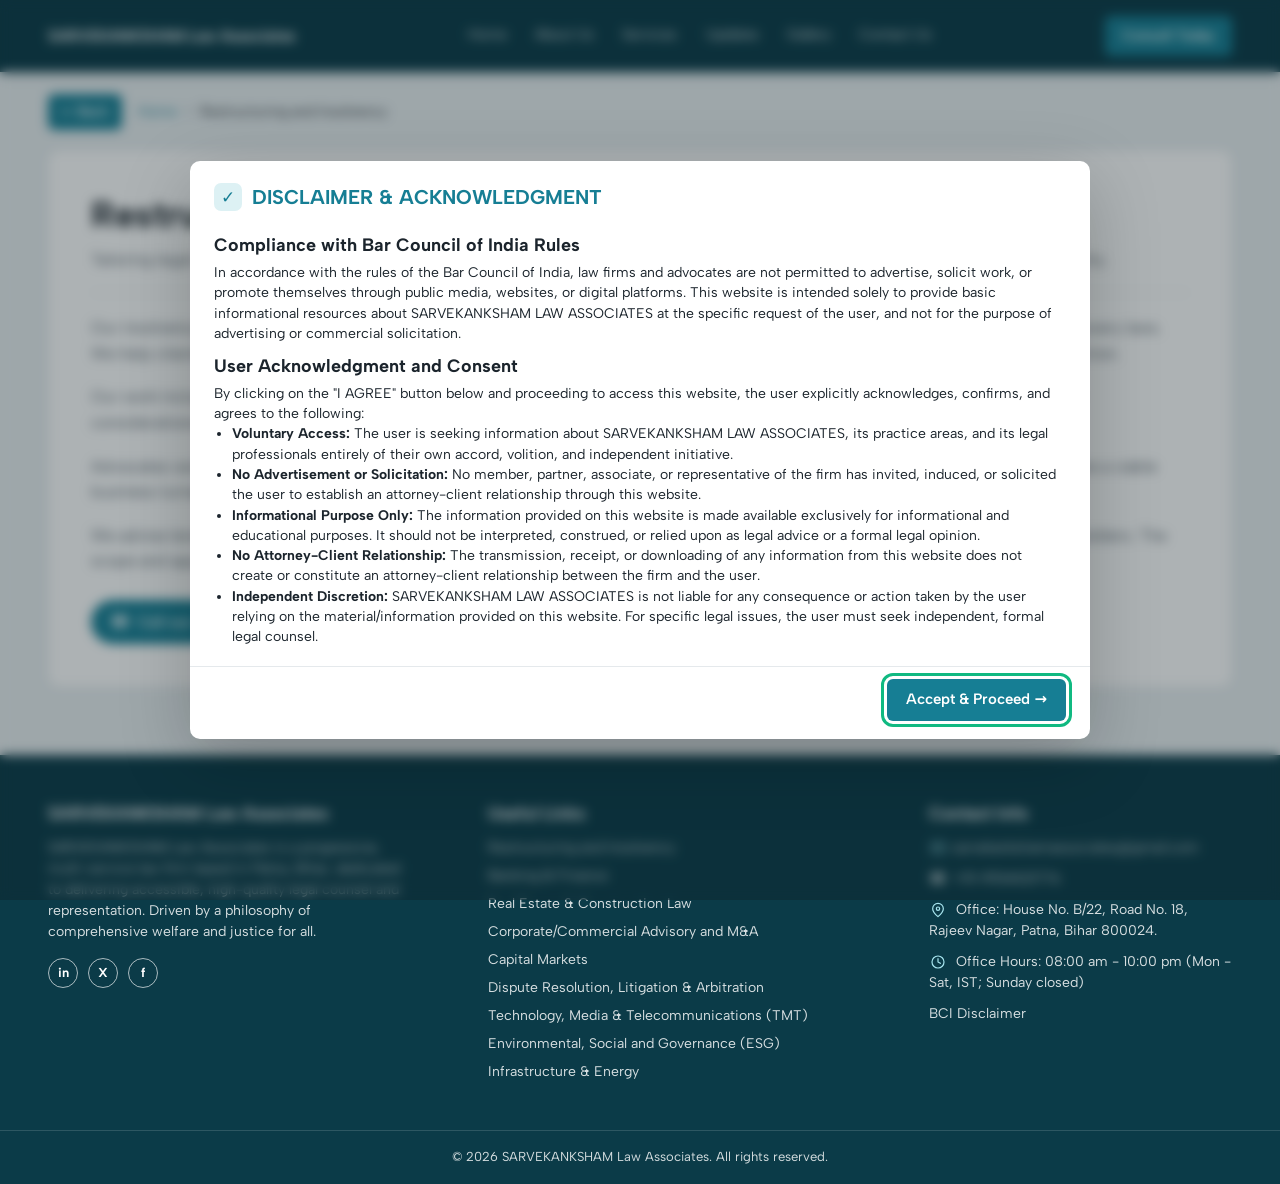
<file: practice-detail.html>
<!doctype html>
<html lang="en-IN">
<head>
  <meta charset="utf-8">
  <meta name="viewport" content="width=device-width, initial-scale=1">
  <meta name="theme-color" content="#0B3B48">
  <meta name="description" content="Specialized legal advisory in insolvency, debt restructuring, NCLT proceedings, and commercial workouts in Patna, Bihar.">
  <meta name="robots" content="index,follow">
  <link rel="canonical" href="https://sarvekanksham.com/practice-detail.html?topic=insolvency">

  <title>Restructuring and Insolvency Legal Advisory | SARVEKANKSHAM Law Associates Patna</title>
  <meta property="og:type" content="website">
  <meta property="og:locale" content="en_IN">
  <meta property="og:site_name" content="SARVEKANKSHAM Law Associates">
  <meta property="og:title" content="Restructuring and Insolvency Legal Advisory | SARVEKANKSHAM Law Associates Patna">
  <meta property="og:description" content="Specialized legal advisory in insolvency, debt restructuring, NCLT proceedings, and commercial workouts in Patna, Bihar.">
  <meta property="og:url" content="https://sarvekanksham.com/practice-detail.html?topic=insolvency">
  <meta property="og:image" content="https://sarvekanksham.com/assets/images/hero-lawyers.png">
  <meta name="twitter:card" content="summary">
  <meta name="twitter:title" content="Restructuring and Insolvency Legal Advisory | SARVEKANKSHAM Law Associates Patna">
  <meta name="twitter:description" content="Specialized legal advisory in insolvency, debt restructuring, NCLT proceedings, and commercial workouts in Patna, Bihar.">
  <meta name="twitter:image" content="https://sarvekanksham.com/assets/images/hero-lawyers.png">

  <link rel="preconnect" href="https://fonts.googleapis.com">
  <link rel="preconnect" href="https://fonts.gstatic.com" crossorigin>
  <link rel="stylesheet" href="assets/css/variables.css">
  <link rel="stylesheet" href="assets/css/base.css">
  <link rel="stylesheet" href="assets/css/components.css">
  <link rel="stylesheet" href="assets/css/pages/practice-detail.css">
  <script src="assets/js/compliance.js" defer></script>
  <script src="assets/js/main.js" defer></script>
  <script src="assets/js/practice-detail.js" defer></script>

  <script type="application/ld+json" id="practice-schema">
  {
    "@context": "https://schema.org",
    "@type": "Service",
    "url": "https://sarvekanksham.com/practice-detail.html?topic=insolvency",
    "serviceType": "Restructuring and Insolvency Legal Counsel",
    "provider": {
      "@type": "LegalService",
      "name": "SARVEKANKSHAM Law Associates",
      "telephone": "+91-9934021776",
      "address": {
        "@type": "PostalAddress",
        "streetAddress": "House No. B/22, Road No. 18, Rajeev Nagar",
        "addressLocality": "Patna",
        "addressRegion": "Bihar",
        "postalCode": "800024",
        "addressCountry": "IN"
      }
    },
    "areaServed": {
      "@type": "AdministrativeArea",
      "name": "Bihar and Pan-India"
    }
  }
  </script>
</head>
<body>
  <a class="skip-link" href="#main-content">Skip to main content</a>

  <header class="site-header">
    <div class="container site-header__inner">
      <a class="site-brand" href="index.html" aria-label="SARVEKANKSHAM Law Associates home">SARVEKANKSHAM Law Associates</a>
      <button class="site-nav__toggle" type="button" aria-controls="primary-navigation" aria-expanded="false">
        <span aria-hidden="true">☰</span>
        <span class="site-nav__toggle-label">Open navigation</span>
      </button>
      <nav class="site-nav" id="primary-navigation" aria-label="Main navigation">
        <ul class="site-nav__links">
          <li><a href="index.html">Home</a></li>
          <li><a href="about.html">About Us</a></li>
          <li><a href="services.html">Services</a></li>
          <li><a href="updates.html">Updates</a></li>
          <li><a href="gallery.html">Gallery</a></li>
          <li><a href="contact.html">Contact Us</a></li>
        </ul>
      </nav>
      <a class="btn-pill" href="contact.html" data-consult-cta>Consult Today</a>
    </div>
  </header>

  <main id="main-content" class="practice-detail">
    <div class="container">
      <nav class="practice-detail__utilities" aria-label="Breadcrumb">
        <a class="btn-back" id="back-button" href="index.html" aria-label="Return to previous page">← Back</a>
        <ol class="practice-detail__breadcrumbs">
          <li><a href="index.html">Home</a></li>
          <li aria-hidden="true">&gt;</li>
          <li id="breadcrumb-current-topic" aria-current="page">Restructuring and Insolvency</li>
        </ol>
      </nav>

      <article class="practice-detail__article">
        <header class="practice-detail__header">
          <h1 id="topic-title">Restructuring and Insolvency</h1>
          <p id="topic-subtitle">Tailoring legal strategies to meet your specific financial needs while adhering to the highest ethical standards of transparency and integrity.</p>
        </header>
        <div class="practice-detail__content" id="topic-content" aria-live="polite">
          <p>Our insolvency practice advises on the Insolvency and Bankruptcy Code, 2016 (IBC), its regulations, and related company and debt-recovery laws. We help clients understand available procedures, statutory responsibilities, timelines, and the practical implications of each course of action.</p>
          <p>Our work includes formal insolvency and resolution processes, bilateral restructuring negotiations, creditor-led workouts, cross-border considerations, and representation in related proceedings before the National Company Law Tribunal and other appropriate forums.</p>
          <p>Advocates work alongside financial analysts and corporate advisers to assess restructuring plans, evaluate recovery options, and compare a viable business turnaround with formal resolution or liquidation, based on the circumstances and applicable law.</p>
          <p>We advise lenders, corporate debtors, promoters, members of Creditors’ Committees (CoC), resolution professionals, and other stakeholders. The scope and approach are tailored to each engagement and do not guarantee any particular outcome.</p>
        </div>
        <a class="btn-pill btn-call-action" id="topic-phone-cta" href="tel:+919934021776">
          <span class="phone-icon" aria-hidden="true">☎</span>
          Call our office · +91-9934021776
        </a>
      </article>
    </div>
  </main>

  <footer class="site-footer">
    <div class="container site-footer__main">
      <section class="site-footer__brand" aria-labelledby="footer-brand">
        <h2 id="footer-brand">SARVEKANKSHAM Law Associates</h2>
        <p>SARVEKANKSHAM Law Associates is a progressive, multi-service law firm based in Patna, Bihar, dedicated to delivering accessible, high-quality legal counsel and representation. Driven by a philosophy of comprehensive welfare and justice for all.</p>
        <div class="social-links" aria-label="Social media">
          <a href="https://www.linkedin.com/" aria-label="LinkedIn">in</a>
          <a href="https://x.com/" aria-label="X">X</a>
          <a href="https://www.facebook.com/" aria-label="Facebook">f</a>
          
        </div>
      </section>
      <section aria-labelledby="footer-links-title">
        <h2 id="footer-links-title">Useful Links</h2>
        <ul class="site-footer__links">
          <li><a href="practice-detail.html?topic=insolvency">Restructuring and Insolvency</a></li>
          <li><a href="practice-detail.html?topic=banking">Banking &amp; Finance</a></li>
          <li><a href="practice-detail.html?topic=real-estate">Real Estate &amp; Construction Law</a></li>
          <li><a href="practice-detail.html?topic=corporate-ma">Corporate/Commercial Advisory and M&amp;A</a></li>
          <li><a href="practice-detail.html?topic=capital-markets">Capital Markets</a></li>
          <li><a href="practice-detail.html?topic=dispute-resolution">Dispute Resolution, Litigation &amp; Arbitration</a></li>
          <li><a href="practice-detail.html?topic=tmt">Technology, Media &amp; Telecommunications (TMT)</a></li>
          <li><a href="practice-detail.html?topic=esg">Environmental, Social and Governance (ESG)</a></li>
          <li><a href="practice-detail.html?topic=infrastructure">Infrastructure &amp; Energy</a></li>
        </ul>
      </section>
      <section aria-labelledby="footer-contact-title">
        <h2 id="footer-contact-title">Contact Info</h2>
        <address class="site-footer__contact">
          <p><a href="mailto:sarvekankshamassociates@gmail.com"><span class="site-footer__icon" aria-hidden="true"><svg viewBox="0 0 24 24" fill="none" stroke="currentColor" stroke-width="1.8" stroke-linecap="round" stroke-linejoin="round"><rect x="3" y="5" width="18" height="14" rx="2"/><path d="m3 7 9 6 9-6"/></svg></span>sarvekankshamassociates@gmail.com</a></p>
          <p><a href="tel:+919934021776">☎&nbsp; +91-9934021776</a></p>
          <p><span class="site-footer__icon" aria-hidden="true"><svg viewBox="0 0 24 24" fill="none" stroke="currentColor" stroke-width="1.8" stroke-linecap="round" stroke-linejoin="round"><path d="M20 10c0 5-8 12-8 12S4 15 4 10a8 8 0 1 1 16 0Z"/><circle cx="12" cy="10" r="2.5"/></svg></span> Office: House No. B/22, Road No. 18, Rajeev Nagar, Patna, Bihar 800024.</p>
          <p><span class="site-footer__icon" aria-hidden="true"><svg viewBox="0 0 24 24" fill="none" stroke="currentColor" stroke-width="1.8" stroke-linecap="round" stroke-linejoin="round"><circle cx="12" cy="12" r="9"/><path d="M12 7v5l3.5 2"/></svg></span> Office Hours: 08:00 am - 10:00 pm (Mon - Sat, IST; Sunday closed)</p>
          <p><a href="#bci-compliance-modal" data-open-compliance>BCI Disclaimer</a></p>
        </address>
      </section>
    </div>
    <div class="site-footer__bottom">
      <div class="container">© 2026 SARVEKANKSHAM Law Associates. All rights reserved.</div>
    </div>
  </footer>

  <template data-compliance-disclaimer>
    <h3>Compliance with Bar Council of India Rules</h3>
    <p>In accordance with the rules of the Bar Council of India, law firms and advocates are not permitted to advertise, solicit work, or promote themselves through public media, websites, or digital platforms. This website is intended solely to provide basic informational resources about SARVEKANKSHAM LAW ASSOCIATES at the specific request of the user, and not for the purpose of advertising or commercial solicitation.</p>
    <h3>User Acknowledgment and Consent</h3>
    <p>By clicking on the "I AGREE" button below and proceeding to access this website, the user explicitly acknowledges, confirms, and agrees to the following:</p>
    <ul>
      <li><strong>Voluntary Access:</strong> The user is seeking information about SARVEKANKSHAM LAW ASSOCIATES, its practice areas, and its legal professionals entirely of their own accord, volition, and independent initiative.</li>
      <li><strong>No Advertisement or Solicitation:</strong> No member, partner, associate, or representative of the firm has invited, induced, or solicited the user to establish an attorney-client relationship through this website.</li>
      <li><strong>Informational Purpose Only:</strong> The information provided on this website is made available exclusively for informational and educational purposes. It should not be interpreted, construed, or relied upon as legal advice or a formal legal opinion.</li>
      <li><strong>No Attorney-Client Relationship:</strong> The transmission, receipt, or downloading of any information from this website does not create or constitute an attorney-client relationship between the firm and the user.</li>
      <li><strong>Independent Discretion:</strong> SARVEKANKSHAM LAW ASSOCIATES is not liable for any consequence or action taken by the user relying on the material/information provided on this website. For specific legal issues, the user must seek independent, formal legal counsel.</li>
    </ul>
  </template>
</body>
</html>
</file>
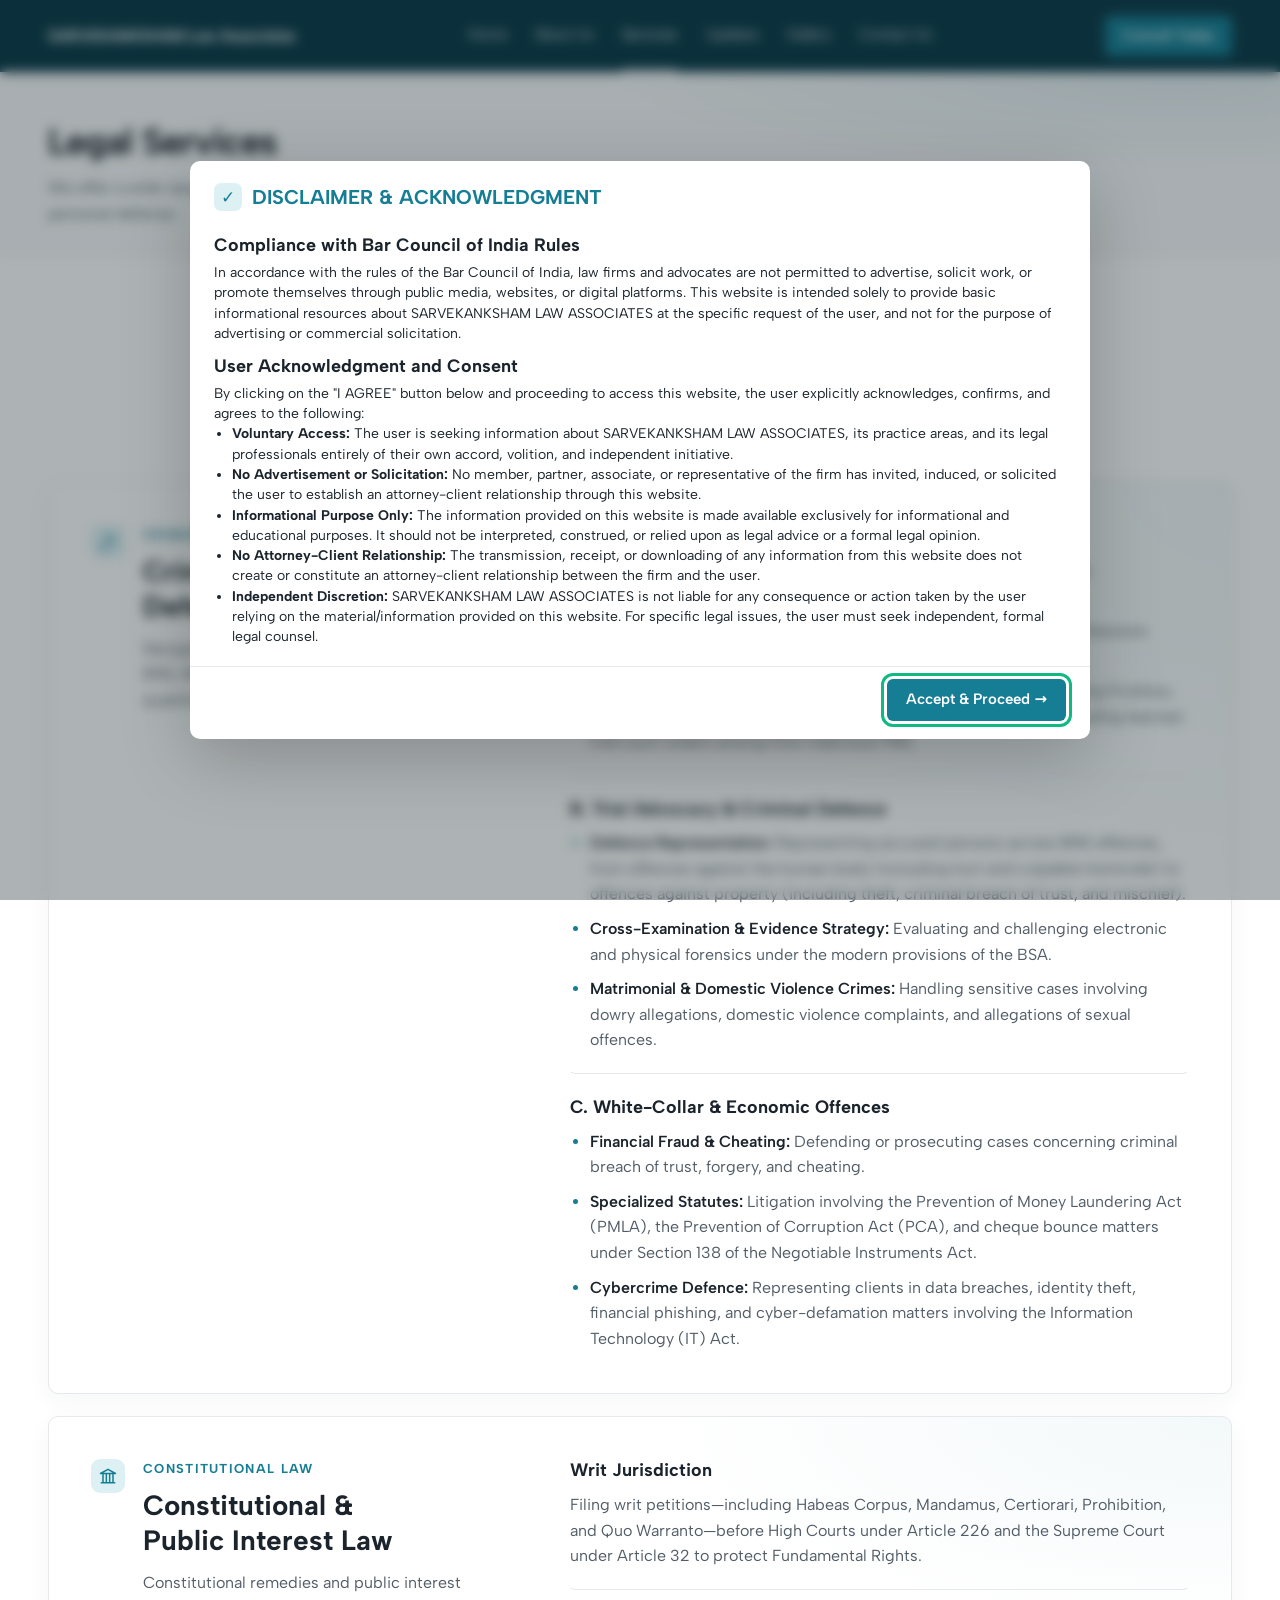
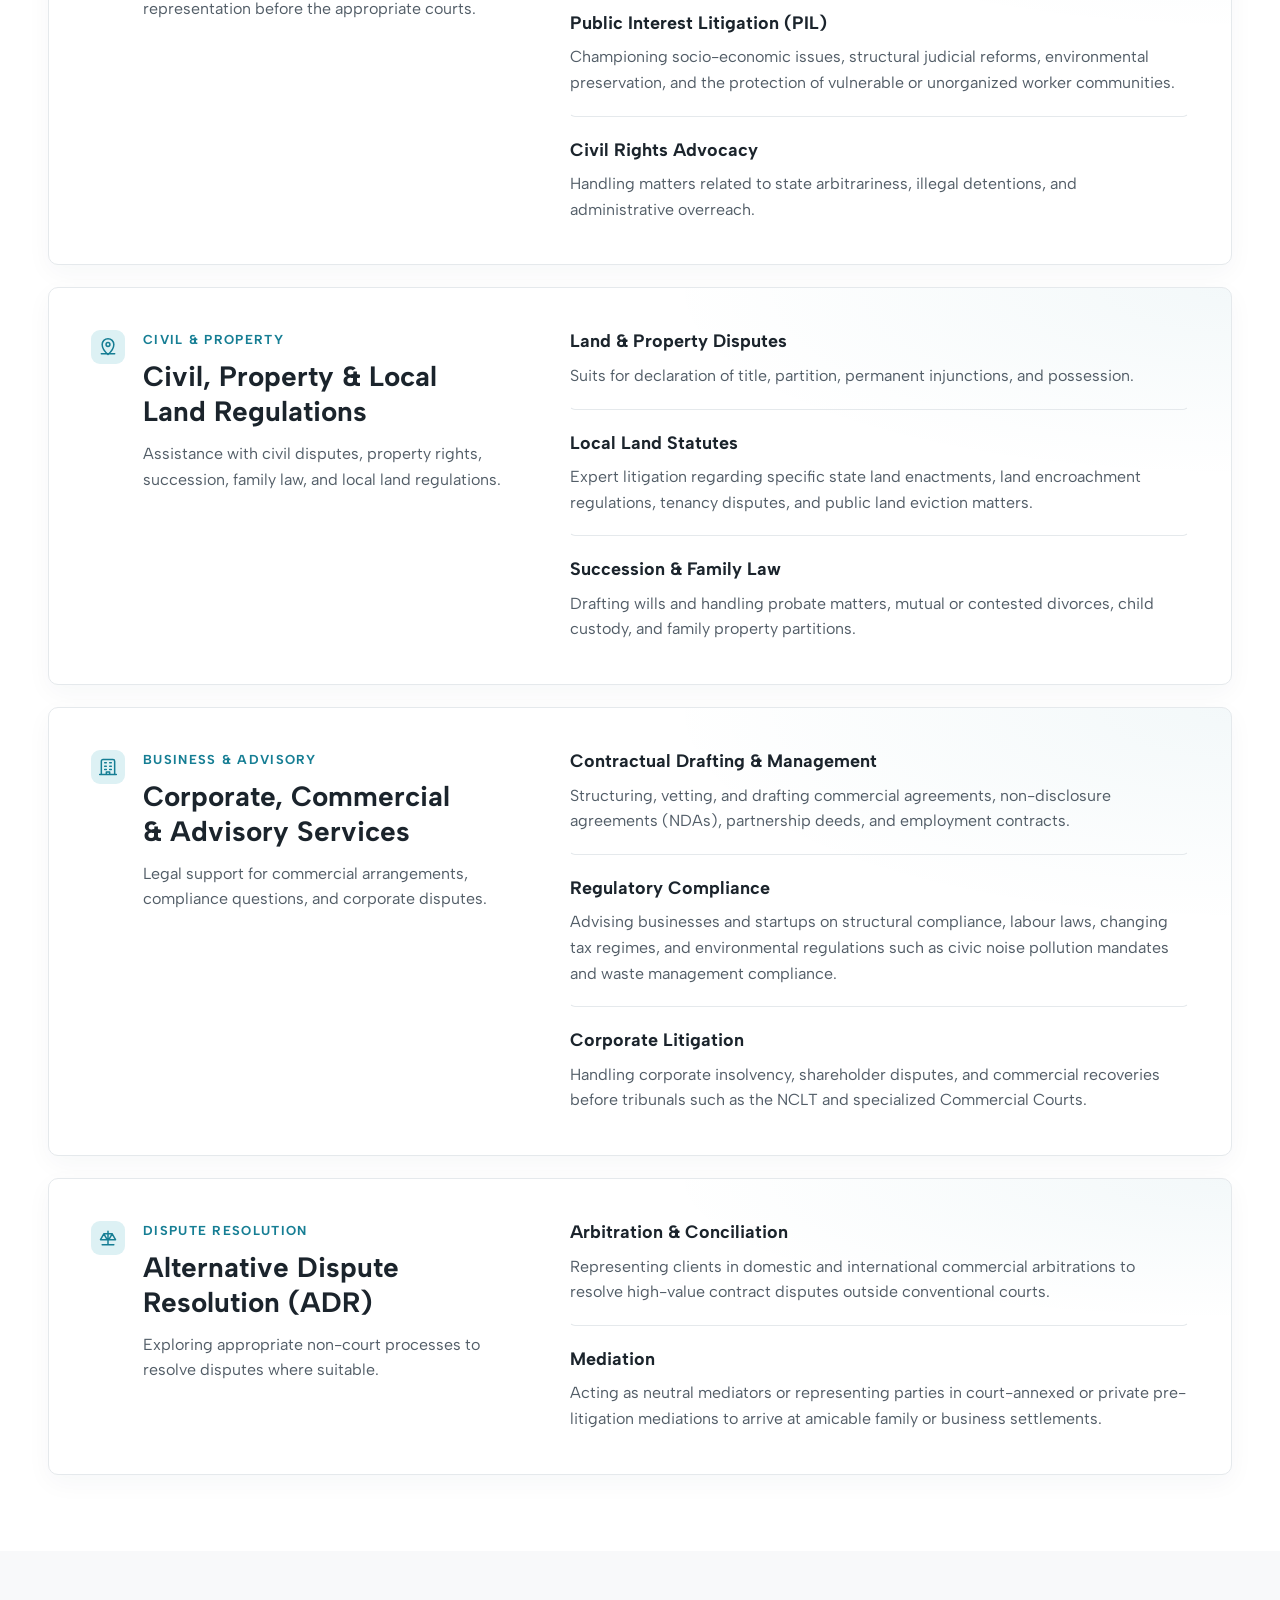
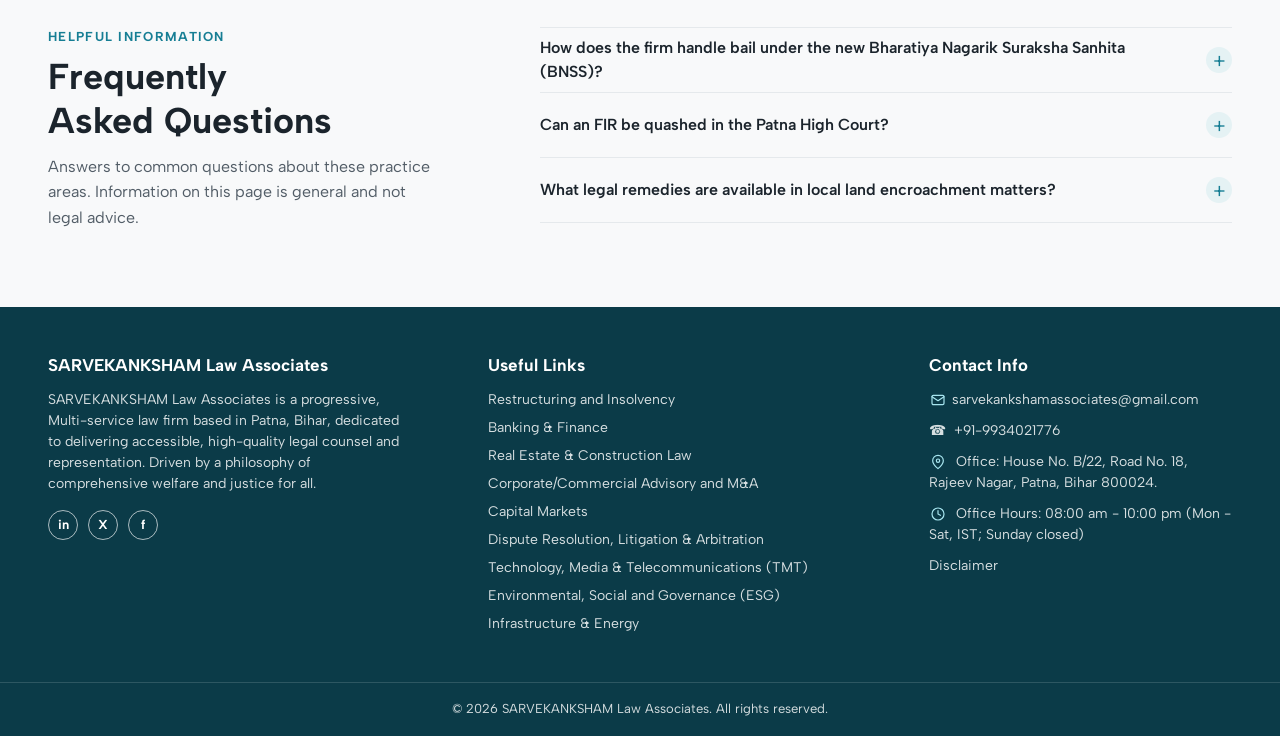
<file: services.html>
<!doctype html>
<html lang="en-IN">
<head>
  <meta charset="utf-8">
  <meta name="viewport" content="width=device-width, initial-scale=1">
  <meta name="theme-color" content="#0B3B48">
  <meta name="description" content="Multi-service legal counsel across BNS criminal defence, bail, Article 226 writs, Bihar land regulations, corporate advisory and ADR in Patna, Bihar.">
  <meta name="robots" content="index,follow">
  <link rel="canonical" href="https://sarvekanksham.com/services.html">

  <title>Legal Services &amp; Practice Areas | Patna High Court | SARVEKANKSHAM Law Associates</title>
  <meta property="og:type" content="website">
  <meta property="og:locale" content="en_IN">
  <meta property="og:site_name" content="SARVEKANKSHAM Law Associates">
  <meta property="og:title" content="Legal Services &amp; Practice Areas | Patna | SARVEKANKSHAM Law Associates">
  <meta property="og:description" content="Explore the firm's criminal, constitutional, civil, corporate and alternative dispute resolution practice areas in Patna, Bihar.">
  <meta property="og:url" content="https://sarvekanksham.com/services.html">
  <meta property="og:image" content="https://sarvekanksham.com/assets/images/hero-lawyers.png">
  <meta property="og:image:alt" content="Advocates of SARVEKANKSHAM Law Associates in court attire">
  <meta name="twitter:card" content="summary_large_image">
  <meta name="twitter:title" content="Legal Services &amp; Practice Areas | SARVEKANKSHAM Law Associates">
  <meta name="twitter:description" content="Explore the firm's criminal, constitutional, civil, corporate and alternative dispute resolution practice areas in Patna, Bihar.">
  <meta name="twitter:image" content="https://sarvekanksham.com/assets/images/hero-lawyers.png">

  <link rel="preconnect" href="https://fonts.googleapis.com">
  <link rel="preconnect" href="https://fonts.gstatic.com" crossorigin>
  <link rel="stylesheet" href="assets/css/variables.css">
  <link rel="stylesheet" href="assets/css/base.css">
  <link rel="stylesheet" href="assets/css/components.css">
  <link rel="stylesheet" href="assets/css/pages/services.css">
  <script src="assets/js/compliance.js" defer></script>
  <script src="assets/js/main.js" defer></script>
  <script src="assets/js/services.js" defer></script>

  <script type="application/ld+json">
  {
    "@context": "https://schema.org",
    "@graph": [
      {
        "@type": "LegalService",
        "@id": "https://sarvekanksham.com/#legal-service",
        "name": "SARVEKANKSHAM Law Associates",
        "url": "https://sarvekanksham.com/",
        "email": "sarvekankshamassociates@gmail.com",
        "telephone": "+91-9934021776",
        "description": "A multi-service legal practice based in Patna, Bihar.",
        "address": {
          "@type": "PostalAddress",
          "streetAddress": "House No. B/22, Road No. 18, Rajeev Nagar",
          "addressLocality": "Patna",
          "postalCode": "800024",
          "addressRegion": "Bihar",
          "addressCountry": "IN"
        },
        "areaServed": [
          { "@type": "City", "name": "Patna" },
          { "@type": "AdministrativeArea", "name": "Bihar" },
          { "@type": "Country", "name": "India" }
        ],
        "provider": {
          "@type": "Organization",
          "@id": "https://sarvekanksham.com/#legal-service",
          "name": "SARVEKANKSHAM Law Associates"
        },
        "hasOfferCatalog": {
          "@type": "OfferCatalog",
          "name": "Legal practice areas",
          "itemListElement": [
            { "@type": "OfferCatalog", "name": "Criminal Law & Defence Practice" },
            { "@type": "OfferCatalog", "name": "Constitutional & Public Interest Law" },
            { "@type": "OfferCatalog", "name": "Civil, Property & Local Land Regulations" },
            { "@type": "OfferCatalog", "name": "Corporate, Commercial & Advisory Services" },
            { "@type": "OfferCatalog", "name": "Alternative Dispute Resolution (ADR)" }
          ]
        }
      },
      {
        "@type": "Service",
        "@id": "https://sarvekanksham.com/services.html#practice-areas",
        "name": "Legal services and practice areas",
        "url": "https://sarvekanksham.com/services.html",
        "serviceType": [
          "BNS, BNSS and BSA criminal law",
          "Constitutional law and public interest litigation",
          "Civil, property and Bihar land regulations",
          "Corporate, commercial and advisory services",
          "Alternative dispute resolution"
        ],
        "areaServed": ["Patna", "Bihar", "India"],
        "provider": { "@id": "https://sarvekanksham.com/#legal-service" }
      }
    ]
  }
  </script>
  <script type="application/ld+json">
  {
    "@context": "https://schema.org",
    "@type": "FAQPage",
    "mainEntity": [
      {
        "@type": "Question",
        "name": "How does the firm handle bail under the new Bharatiya Nagarik Suraksha Sanhita (BNSS)?",
        "acceptedAnswer": {
          "@type": "Answer",
          "text": "Our criminal defense team prepares and moves both anticipatory bail and regular bail applications under the procedural mandates of the BNSS before Sessions Courts, the Patna High Court, and the Supreme Court."
        }
      },
      {
        "@type": "Question",
        "name": "Can an FIR be quashed in the Patna High Court?",
        "acceptedAnswer": {
          "@type": "Answer",
          "text": "Yes. If an FIR or criminal complaint is frivolous, malicious, or does not disclose a prima facie cognizable offense, our advocates file quashing petitions before the Patna High Court under the inherent powers of the High Court and corresponding BNSS provisions."
        }
      },
      {
        "@type": "Question",
        "name": "What legal remedies are available in local land encroachment matters?",
        "acceptedAnswer": {
          "@type": "Answer",
          "text": "The practice includes litigation regarding applicable state land enactments, land encroachment regulations, tenancy disputes, and public land eviction matters. Available remedies depend on the relevant law and case circumstances."
        }
      }
    ]
  }
  </script>
</head>
<body>
  <a class="skip-link" href="#main-content">Skip to main content</a>

  <header class="site-header">
    <div class="container site-header__inner">
      <a class="site-brand" href="index.html" aria-label="SARVEKANKSHAM Law Associates home">SARVEKANKSHAM Law Associates</a>
      <button class="site-nav__toggle" type="button" aria-expanded="false" aria-controls="primary-navigation">
        <span aria-hidden="true">☰</span>
        <span class="site-nav__toggle-label">Open navigation</span>
      </button>
      <nav class="site-nav" id="primary-navigation" aria-label="Main navigation">
        <ul class="site-nav__links">
          <li><a href="index.html">Home</a></li>
          <li><a href="about.html">About Us</a></li>
          <li><a class="active" href="services.html" aria-current="page">Services</a></li>
          <li><a href="updates.html">Updates</a></li>
          <li><a href="gallery.html">Gallery</a></li>
          <li><a href="contact.html">Contact Us</a></li>
        </ul>
      </nav>
      <a class="btn-pill" href="contact.html" data-consult-cta>Consult Today</a>
    </div>
  </header>

  <main id="main-content">
    <section class="services-hero" aria-labelledby="services-title">
      <div class="container">
        <div class="services-hero__intro">
          <h1 id="services-title">Legal Services</h1>
          <p>We offer a wide range of legal services tailored to meet your unique needs, from corporate strategy to personal defense.</p>
        </div>

      </div>
    </section>

    <section class="services-details" aria-labelledby="practice-details-title">
      <div class="container">
        <header class="services-details__heading">
          <p class="services-eyebrow">How we can assist</p>
          <h2 id="practice-details-title">Practice Areas &amp; Expertise</h2>
          <p>Explore the services and legal issues covered across the firm’s practice areas.</p>
        </header>

        <article class="service-detail-section" id="criminal-defense" tabindex="-1" aria-labelledby="criminal-title">
          <div class="service-detail-section__heading">
            <span class="service-detail-section__icon" aria-hidden="true">
              <svg viewBox="0 0 24 24" fill="none" stroke="currentColor" stroke-width="1.8" stroke-linecap="round" stroke-linejoin="round"><path d="m14 4 6 6-3 3-6-6zM11 7l6 6M5 19l9-9M4 20h8"/></svg>
            </span>
            <div>
              <p class="services-eyebrow">Criminal law</p>
              <h2 id="criminal-title">Criminal Law &amp; Defence Practice</h2>
              <p>Navigating complex criminal trials under BNS, BNSS, BSA, bail applications, and quashing petitions.</p>
            </div>
          </div>
          <div class="service-detail-section__body">
            <section class="service-detail-group">
              <h3>A. Bail &amp; Pre-Trial Adjudication</h3>
              <ul>
                <li><strong>Anticipatory Bail:</strong> Securing pre-arrest bail under the BNSS for clients apprehending arrest in non-bailable offences.</li>
                <li><strong>Regular &amp; Interim Bail:</strong> Moving bail applications before Magistrates, Sessions Courts, High Courts, and the Supreme Court.</li>
                <li><strong>Quashing Petitions:</strong> Filing petitions before the High Court for quashing frivolous, malicious, or politically motivated FIRs and criminal complaints, including learned trial court orders arising from malicious FIRs.</li>
              </ul>
            </section>
            <section class="service-detail-group">
              <h3>B. Trial Advocacy &amp; Criminal Defence</h3>
              <ul>
                <li><strong>Defence Representation:</strong> Representing accused persons across BNS offences, from offences against the human body (including hurt and culpable homicide) to offences against property (including theft, criminal breach of trust, and mischief).</li>
                <li><strong>Cross-Examination &amp; Evidence Strategy:</strong> Evaluating and challenging electronic and physical forensics under the modern provisions of the BSA.</li>
                <li><strong>Matrimonial &amp; Domestic Violence Crimes:</strong> Handling sensitive cases involving dowry allegations, domestic violence complaints, and allegations of sexual offences.</li>
              </ul>
            </section>
            <section class="service-detail-group">
              <h3>C. White-Collar &amp; Economic Offences</h3>
              <ul>
                <li><strong>Financial Fraud &amp; Cheating:</strong> Defending or prosecuting cases concerning criminal breach of trust, forgery, and cheating.</li>
                <li><strong>Specialized Statutes:</strong> Litigation involving the Prevention of Money Laundering Act (PMLA), the Prevention of Corruption Act (PCA), and cheque bounce matters under Section 138 of the Negotiable Instruments Act.</li>
                <li><strong>Cybercrime Defence:</strong> Representing clients in data breaches, identity theft, financial phishing, and cyber-defamation matters involving the Information Technology (IT) Act.</li>
              </ul>
            </section>
          </div>
        </article>

        <article class="service-detail-section" id="constitutional-law" tabindex="-1" aria-labelledby="constitutional-title">
          <div class="service-detail-section__heading">
            <span class="service-detail-section__icon" aria-hidden="true">
              <svg viewBox="0 0 24 24" fill="none" stroke="currentColor" stroke-width="1.8" stroke-linecap="round" stroke-linejoin="round"><path d="M3 9 12 4l9 5M4 20h16M6 9v11m4-11v11m4-11v11m4-11v11M3 9h18"/></svg>
            </span>
            <div>
              <p class="services-eyebrow">Constitutional law</p>
              <h2 id="constitutional-title">Constitutional &amp; Public Interest Law</h2>
              <p>Constitutional remedies and public interest representation before the appropriate courts.</p>
            </div>
          </div>
          <div class="service-detail-section__body">
            <section class="service-detail-group">
              <h3>Writ Jurisdiction</h3>
              <p>Filing writ petitions—including Habeas Corpus, Mandamus, Certiorari, Prohibition, and Quo Warranto—before High Courts under Article 226 and the Supreme Court under Article 32 to protect Fundamental Rights.</p>
            </section>
            <section class="service-detail-group">
              <h3>Public Interest Litigation (PIL)</h3>
              <p>Championing socio-economic issues, structural judicial reforms, environmental preservation, and the protection of vulnerable or unorganized worker communities.</p>
            </section>
            <section class="service-detail-group">
              <h3>Civil Rights Advocacy</h3>
              <p>Handling matters related to state arbitrariness, illegal detentions, and administrative overreach.</p>
            </section>
          </div>
        </article>

        <article class="service-detail-section" id="civil-property" tabindex="-1" aria-labelledby="civil-title">
          <div class="service-detail-section__heading">
            <span class="service-detail-section__icon" aria-hidden="true">
              <svg viewBox="0 0 24 24" fill="none" stroke="currentColor" stroke-width="1.8" stroke-linecap="round" stroke-linejoin="round"><path d="M12 21s7-6.1 7-12a7 7 0 1 0-14 0c0 5.9 7 12 7 12Z"/><circle cx="12" cy="9" r="2.3"/><path d="M4 20h16"/></svg>
            </span>
            <div>
              <p class="services-eyebrow">Civil &amp; property</p>
              <h2 id="civil-title">Civil, Property &amp; Local Land Regulations</h2>
              <p>Assistance with civil disputes, property rights, succession, family law, and local land regulations.</p>
            </div>
          </div>
          <div class="service-detail-section__body">
            <section class="service-detail-group">
              <h3>Land &amp; Property Disputes</h3>
              <p>Suits for declaration of title, partition, permanent injunctions, and possession.</p>
            </section>
            <section class="service-detail-group">
              <h3>Local Land Statutes</h3>
              <p>Expert litigation regarding specific state land enactments, land encroachment regulations, tenancy disputes, and public land eviction matters.</p>
            </section>
            <section class="service-detail-group">
              <h3>Succession &amp; Family Law</h3>
              <p>Drafting wills and handling probate matters, mutual or contested divorces, child custody, and family property partitions.</p>
            </section>
          </div>
        </article>

        <article class="service-detail-section" id="corporate-commercial" tabindex="-1" aria-labelledby="corporate-title">
          <div class="service-detail-section__heading">
            <span class="service-detail-section__icon" aria-hidden="true">
              <svg viewBox="0 0 24 24" fill="none" stroke="currentColor" stroke-width="1.8" stroke-linecap="round" stroke-linejoin="round"><path d="M4 21V5a2 2 0 0 1 2-2h12a2 2 0 0 1 2 2v16M2 21h20M8 7h2m4 0h2M8 11h2m4 0h2M8 15h2m4 0h2M10 21v-3h4v3"/></svg>
            </span>
            <div>
              <p class="services-eyebrow">Business &amp; advisory</p>
              <h2 id="corporate-title">Corporate, Commercial &amp; Advisory Services</h2>
              <p>Legal support for commercial arrangements, compliance questions, and corporate disputes.</p>
            </div>
          </div>
          <div class="service-detail-section__body">
            <section class="service-detail-group">
              <h3>Contractual Drafting &amp; Management</h3>
              <p>Structuring, vetting, and drafting commercial agreements, non-disclosure agreements (NDAs), partnership deeds, and employment contracts.</p>
            </section>
            <section class="service-detail-group">
              <h3>Regulatory Compliance</h3>
              <p>Advising businesses and startups on structural compliance, labour laws, changing tax regimes, and environmental regulations such as civic noise pollution mandates and waste management compliance.</p>
            </section>
            <section class="service-detail-group">
              <h3>Corporate Litigation</h3>
              <p>Handling corporate insolvency, shareholder disputes, and commercial recoveries before tribunals such as the NCLT and specialized Commercial Courts.</p>
            </section>
          </div>
        </article>

        <article class="service-detail-section" id="adr-mediation" tabindex="-1" aria-labelledby="adr-title">
          <div class="service-detail-section__heading">
            <span class="service-detail-section__icon" aria-hidden="true">
              <svg viewBox="0 0 24 24" fill="none" stroke="currentColor" stroke-width="1.8" stroke-linecap="round" stroke-linejoin="round"><path d="M12 4v16M7 7h10M5 20h14M7 7l-4 7h8L7 7Zm10 0-4 7h8l-4-7Z"/></svg>
            </span>
            <div>
              <p class="services-eyebrow">Dispute resolution</p>
              <h2 id="adr-title">Alternative Dispute Resolution (ADR)</h2>
              <p>Exploring appropriate non-court processes to resolve disputes where suitable.</p>
            </div>
          </div>
          <div class="service-detail-section__body">
            <section class="service-detail-group">
              <h3>Arbitration &amp; Conciliation</h3>
              <p>Representing clients in domestic and international commercial arbitrations to resolve high-value contract disputes outside conventional courts.</p>
            </section>
            <section class="service-detail-group">
              <h3>Mediation</h3>
              <p>Acting as neutral mediators or representing parties in court-annexed or private pre-litigation mediations to arrive at amicable family or business settlements.</p>
            </section>
          </div>
        </article>
      </div>
    </section>

    <section class="services-faq" aria-labelledby="services-faq-title">
      <div class="container services-faq__layout">
        <div class="services-faq__intro">
          <p class="services-eyebrow">Helpful information</p>
          <h2 id="services-faq-title">Frequently Asked Questions</h2>
          <p>Answers to common questions about these practice areas. Information on this page is general and not legal advice.</p>
        </div>
        <div class="faq-accordion" data-faq-accordion>
          <details class="faq-accordion__item">
            <summary>How does the firm handle bail under the new Bharatiya Nagarik Suraksha Sanhita (BNSS)?</summary>
            <div class="faq-accordion__answer">
              <p>Our criminal defense team prepares and moves both anticipatory bail and regular bail applications under the procedural mandates of the BNSS before Sessions Courts, the Patna High Court, and the Supreme Court.</p>
            </div>
          </details>
          <details class="faq-accordion__item">
            <summary>Can an FIR be quashed in the Patna High Court?</summary>
            <div class="faq-accordion__answer">
              <p>Yes. If an FIR or criminal complaint is frivolous, malicious, or does not disclose a prima facie cognizable offense, our advocates file quashing petitions before the Patna High Court under the inherent powers of the High Court and corresponding BNSS provisions.</p>
            </div>
          </details>
          <details class="faq-accordion__item">
            <summary>What legal remedies are available in local land encroachment matters?</summary>
            <div class="faq-accordion__answer">
              <p>The practice includes litigation regarding applicable state land enactments, land encroachment regulations, tenancy disputes, and public land eviction matters. Available remedies depend on the relevant law and case circumstances.</p>
            </div>
          </details>
        </div>
      </div>
    </section>
  </main>

  <footer class="site-footer">
    <div class="container site-footer__main">
      <section class="site-footer__brand" aria-labelledby="footer-brand">
        <h2 id="footer-brand">SARVEKANKSHAM Law Associates</h2>
        <p>SARVEKANKSHAM Law Associates is a progressive, Multi-service law firm based in Patna, Bihar, dedicated to delivering accessible, high-quality legal counsel and representation. Driven by a philosophy of comprehensive welfare and justice for all.</p>
        <div class="social-links" aria-label="Social media">
          <a href="https://www.linkedin.com/" aria-label="LinkedIn">in</a>
          <a href="https://x.com/" aria-label="X">X</a>
          <a href="https://www.facebook.com/" aria-label="Facebook">f</a>
          
        </div>
      </section>
      <section aria-labelledby="footer-links-title">
        <h2 id="footer-links-title">Useful Links</h2>
        <ul class="site-footer__links">
          <li><a href="practice-detail.html?topic=insolvency">Restructuring and Insolvency</a></li>
          <li><a href="practice-detail.html?topic=banking">Banking &amp; Finance</a></li>
          <li><a href="practice-detail.html?topic=real-estate">Real Estate &amp; Construction Law</a></li>
          <li><a href="practice-detail.html?topic=corporate-ma">Corporate/Commercial Advisory and M&amp;A</a></li>
          <li><a href="practice-detail.html?topic=capital-markets">Capital Markets</a></li>
          <li><a href="practice-detail.html?topic=dispute-resolution">Dispute Resolution, Litigation &amp; Arbitration</a></li>
          <li><a href="practice-detail.html?topic=tmt">Technology, Media &amp; Telecommunications (TMT)</a></li>
          <li><a href="practice-detail.html?topic=esg">Environmental, Social and Governance (ESG)</a></li>
          <li><a href="practice-detail.html?topic=infrastructure">Infrastructure &amp; Energy</a></li>
        </ul>
      </section>
      <section aria-labelledby="footer-contact-title">
        <h2 id="footer-contact-title">Contact Info</h2>
        <address class="site-footer__contact">
          <p><a href="mailto:sarvekankshamassociates@gmail.com"><span class="site-footer__icon" aria-hidden="true"><svg viewBox="0 0 24 24" fill="none" stroke="currentColor" stroke-width="1.8" stroke-linecap="round" stroke-linejoin="round"><rect x="3" y="5" width="18" height="14" rx="2"/><path d="m3 7 9 6 9-6"/></svg></span>sarvekankshamassociates@gmail.com</a></p>
          <p><a href="tel:+919934021776">☎&nbsp; +91-9934021776</a></p>
          <p><span class="site-footer__icon" aria-hidden="true"><svg viewBox="0 0 24 24" fill="none" stroke="currentColor" stroke-width="1.8" stroke-linecap="round" stroke-linejoin="round"><path d="M20 10c0 5-8 12-8 12S4 15 4 10a8 8 0 1 1 16 0Z"/><circle cx="12" cy="10" r="2.5"/></svg></span> Office: House No. B/22, Road No. 18, Rajeev Nagar, Patna, Bihar 800024.</p>
          <p><span class="site-footer__icon" aria-hidden="true"><svg viewBox="0 0 24 24" fill="none" stroke="currentColor" stroke-width="1.8" stroke-linecap="round" stroke-linejoin="round"><circle cx="12" cy="12" r="9"/><path d="M12 7v5l3.5 2"/></svg></span> Office Hours: 08:00 am - 10:00 pm (Mon - Sat, IST; Sunday closed)</p>
          <p><a href="#bci-compliance-modal" data-open-compliance>Disclaimer</a></p>
        </address>
      </section>
    </div>
    <div class="site-footer__bottom">
      <div class="container">© 2026 SARVEKANKSHAM Law Associates. All rights reserved.</div>
    </div>
  </footer>

  <template data-compliance-disclaimer>
    <h3>Compliance with Bar Council of India Rules</h3>
    <p>In accordance with the rules of the Bar Council of India, law firms and advocates are not permitted to advertise, solicit work, or promote themselves through public media, websites, or digital platforms. This website is intended solely to provide basic informational resources about SARVEKANKSHAM LAW ASSOCIATES at the specific request of the user, and not for the purpose of advertising or commercial solicitation.</p>
    <h3>User Acknowledgment and Consent</h3>
    <p>By clicking on the "I AGREE" button below and proceeding to access this website, the user explicitly acknowledges, confirms, and agrees to the following:</p>
    <ul>
      <li><strong>Voluntary Access:</strong> The user is seeking information about SARVEKANKSHAM LAW ASSOCIATES, its practice areas, and its legal professionals entirely of their own accord, volition, and independent initiative.</li>
      <li><strong>No Advertisement or Solicitation:</strong> No member, partner, associate, or representative of the firm has invited, induced, or solicited the user to establish an attorney-client relationship through this website.</li>
      <li><strong>Informational Purpose Only:</strong> The information provided on this website is made available exclusively for informational and educational purposes. It should not be interpreted, construed, or relied upon as legal advice or a formal legal opinion.</li>
      <li><strong>No Attorney-Client Relationship:</strong> The transmission, receipt, or downloading of any information from this website does not create or constitute an attorney-client relationship between the firm and the user.</li>
      <li><strong>Independent Discretion:</strong> SARVEKANKSHAM LAW ASSOCIATES is not liable for any consequence or action taken by the user relying on the material/information provided on this website. For specific legal issues, the user must seek independent, formal legal counsel.</li>
    </ul>
  </template>
</body>
</html>
</file>
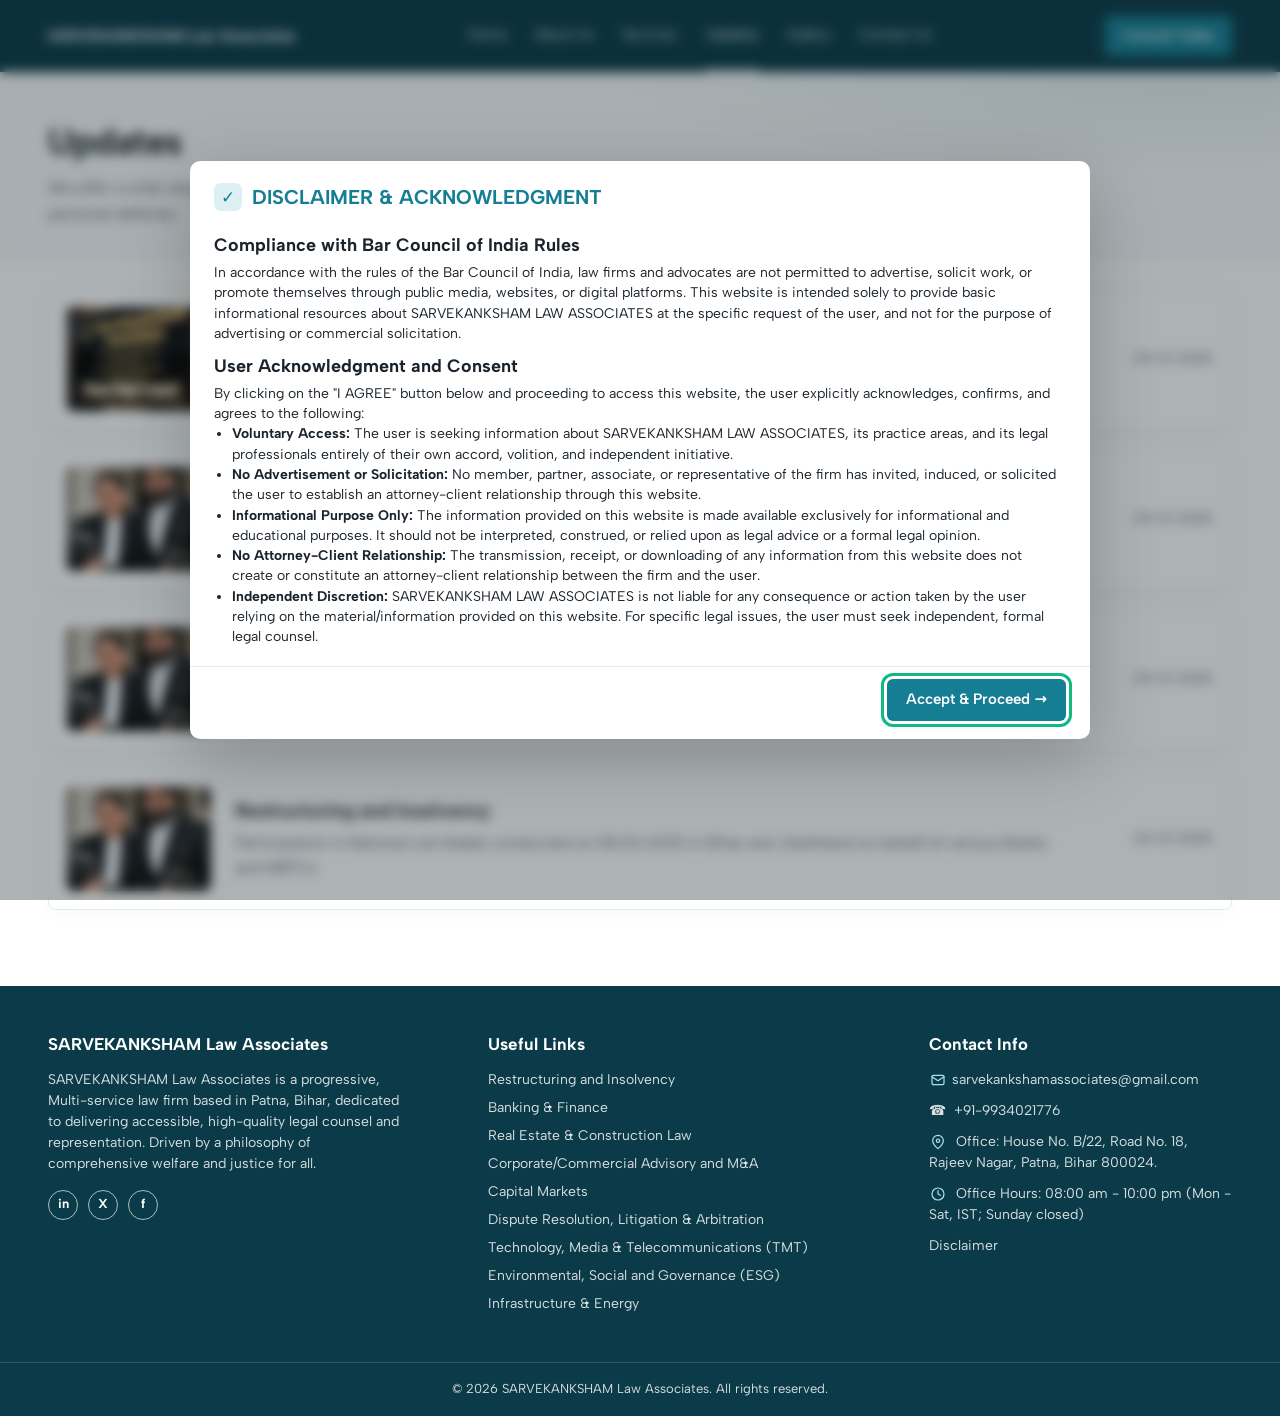
<file: updates.html>
<!doctype html>
<html lang="en-IN">
<head>
  <meta charset="utf-8">
  <meta name="viewport" content="width=device-width, initial-scale=1">
  <meta name="theme-color" content="#0B3B48">
  <meta name="description" content="Latest legal developments, Lok Adalat participation, High Court updates, and statutory notices from SARVEKANKSHAM Law Associates, Patna, Bihar.">
  <meta name="robots" content="index,follow">
  <link rel="canonical" href="https://sarvekanksham.com/updates.html">

  <title>Legal Updates &amp; Case Developments | SARVEKANKSHAM Law Associates Patna</title>
  <meta property="og:type" content="website">
  <meta property="og:locale" content="en_IN">
  <meta property="og:site_name" content="SARVEKANKSHAM Law Associates">
  <meta property="og:title" content="Legal Updates &amp; Case Developments | SARVEKANKSHAM Law Associates">
  <meta property="og:description" content="Legal updates and case developments from SARVEKANKSHAM Law Associates in Patna, Bihar.">
  <meta property="og:url" content="https://sarvekanksham.com/updates.html">
  <meta property="og:image" content="https://sarvekanksham.com/assets/images/hero-lawyers.jpg">
  <meta property="og:image:alt" content="Advocates of SARVEKANKSHAM Law Associates outside a court building">
  <meta name="twitter:card" content="summary_large_image">
  <meta name="twitter:title" content="Legal Updates &amp; Case Developments | SARVEKANKSHAM Law Associates">
  <meta name="twitter:description" content="Legal updates and case developments from SARVEKANKSHAM Law Associates in Patna, Bihar.">
  <meta name="twitter:image" content="https://sarvekanksham.com/assets/images/hero-lawyers.jpg">

  <link rel="preconnect" href="https://fonts.googleapis.com">
  <link rel="preconnect" href="https://fonts.gstatic.com" crossorigin>
  <link rel="stylesheet" href="assets/css/variables.css">
  <link rel="stylesheet" href="assets/css/base.css">
  <link rel="stylesheet" href="assets/css/components.css">
  <link rel="stylesheet" href="assets/css/pages/updates.css">
  <script src="assets/js/compliance.js" defer></script>
  <script src="assets/js/main.js" defer></script>
  <script src="assets/js/updates.js" defer></script>

  <script type="application/ld+json">
  {
    "@context": "https://schema.org",
    "@type": "ItemList",
    "name": "Legal Updates - SARVEKANKSHAM Law Associates",
    "itemListElement": [
      {
        "@type": "ListItem",
        "position": 1,
        "item": {
          "@type": "BlogPosting",
          "@id": "https://sarvekanksham.com/updates.html#lok-adalat-2025",
          "headline": "Participation in National Lok Adalat on behalf of Banks and NBFCs",
          "datePublished": "2025-01-04",
          "description": "Participation in National Lok Adalat conducted on 08.03.2025 in Bihar and Jharkhand on behalf of various Banks and NBFCs.",
          "image": "https://sarvekanksham.com/assets/images/about-office-sign.jpg",
          "author": {
            "@type": "Organization",
            "name": "SARVEKANKSHAM Law Associates"
          },
          "publisher": {
            "@type": "Organization",
            "name": "SARVEKANKSHAM Law Associates",
            "url": "https://sarvekanksham.com/"
          },
          "mainEntityOfPage": "https://sarvekanksham.com/updates.html"
        }
      }
    ]
  }
  </script>
</head>
<body>
  <a class="skip-link" href="#main-content">Skip to main content</a>

  <header class="site-header">
    <div class="container site-header__inner">
      <a class="site-brand" href="index.html" aria-label="SARVEKANKSHAM Law Associates home">SARVEKANKSHAM Law Associates</a>
      <button class="site-nav__toggle" type="button" aria-expanded="false" aria-controls="primary-navigation">
        <span aria-hidden="true">☰</span>
        <span class="site-nav__toggle-label">Open navigation</span>
      </button>
      <nav class="site-nav" id="primary-navigation" aria-label="Main navigation">
        <ul class="site-nav__links">
          <li><a href="index.html">Home</a></li>
          <li><a href="about.html">About Us</a></li>
          <li><a href="services.html">Services</a></li>
          <li><a class="active" href="updates.html" aria-current="page">Updates</a></li>
          <li><a href="gallery.html">Gallery</a></li>
          <li><a href="contact.html">Contact Us</a></li>
        </ul>
      </nav>
      <a class="btn-pill" href="contact.html" data-consult-cta>Consult Today</a>
    </div>
  </header>

  <main id="main-content">
    <section class="updates-hero" aria-labelledby="updates-title">
      <div class="container">
        <div class="updates-hero__intro">
          <h1 id="updates-title">Updates</h1>
          <p>We offer a wide range of legal services tailored to meet your unique needs, from corporate strategy to personal defense.</p>
        </div>
      </div>
    </section>

    <section class="updates-feed" aria-label="Latest legal updates">
      <div class="container updates-feed__list">
        <!-- ADMIN TEMPLATE: COPY & PASTE TO ADD NEW UPDATE -->
        <!-- For new High Court rulings, BNS developments, or Lok Adalat participation, duplicate one article and edit its image, title, summary, and date. -->
        <article class="update-card">
          <img class="update-thumbnail" src="assets/images/about-office-sign.jpg" alt="SARVEKANKSHAM Law Associates office sign in Patna" width="768" height="768" loading="lazy" decoding="async">
          <div class="update-card__content">
            <h2 class="update-category">Restructuring and Insolvency</h2>
            <p class="update-summary">Participation in National Lok Adalat conducted on 08.03.2025 in Bihar and Jharkhand on behalf of various Banks and NBFCs</p>
          </div>
          <time class="update-date" datetime="2025-01-04">04-01-2025</time>
        </article>

        <article class="update-card">
          <img class="update-thumbnail" src="assets/images/hero-lawyers.jpg" alt="Advocates standing outside a court building" width="835" height="835" loading="lazy" decoding="async">
          <div class="update-card__content">
            <h2 class="update-category">Restructuring and Insolvency</h2>
            <p class="update-summary">Participation in National Lok Adalat conducted on 08.03.2025 in Bihar and Jharkhand on behalf of various Banks and NBFCs</p>
          </div>
          <time class="update-date" datetime="2025-01-04">04-01-2025</time>
        </article>

        <article class="update-card">
          <img class="update-thumbnail" src="assets/images/hero-lawyers.jpg" alt="Advocates standing outside a court building" width="835" height="835" loading="lazy" decoding="async">
          <div class="update-card__content">
            <h2 class="update-category">Restructuring and Insolvency</h2>
            <p class="update-summary">Participation in National Lok Adalat conducted on 08.03.2025 in Bihar and Jharkhand on behalf of various Banks and NBFCs</p>
          </div>
          <time class="update-date" datetime="2025-01-04">04-01-2025</time>
        </article>

        <article class="update-card">
          <img class="update-thumbnail" src="assets/images/hero-lawyers.jpg" alt="Advocates standing outside a court building" width="835" height="835" loading="lazy" decoding="async">
          <div class="update-card__content">
            <h2 class="update-category">Restructuring and Insolvency</h2>
            <p class="update-summary">Participation in National Lok Adalat conducted on 08.03.2025 in Bihar and Jharkhand on behalf of various Banks and NBFCs</p>
          </div>
          <time class="update-date" datetime="2025-01-04">04-01-2025</time>
        </article>
      </div>
    </section>
  </main>

  <footer class="site-footer">
    <div class="container site-footer__main">
      <section class="site-footer__brand" aria-labelledby="footer-brand">
        <h2 id="footer-brand">SARVEKANKSHAM Law Associates</h2>
        <p>SARVEKANKSHAM Law Associates is a progressive, Multi-service law firm based in Patna, Bihar, dedicated to delivering accessible, high-quality legal counsel and representation. Driven by a philosophy of comprehensive welfare and justice for all.</p>
        <div class="social-links" aria-label="Social media">
          <a href="https://www.linkedin.com/" aria-label="LinkedIn">in</a>
          <a href="https://x.com/" aria-label="X">X</a>
          <a href="https://www.facebook.com/" aria-label="Facebook">f</a>
          
        </div>
      </section>
      <section aria-labelledby="footer-links-title">
        <h2 id="footer-links-title">Useful Links</h2>
        <ul class="site-footer__links">
          <li><a href="practice-detail.html?topic=insolvency">Restructuring and Insolvency</a></li>
          <li><a href="practice-detail.html?topic=banking">Banking &amp; Finance</a></li>
          <li><a href="practice-detail.html?topic=real-estate">Real Estate &amp; Construction Law</a></li>
          <li><a href="practice-detail.html?topic=corporate-ma">Corporate/Commercial Advisory and M&amp;A</a></li>
          <li><a href="practice-detail.html?topic=capital-markets">Capital Markets</a></li>
          <li><a href="practice-detail.html?topic=dispute-resolution">Dispute Resolution, Litigation &amp; Arbitration</a></li>
          <li><a href="practice-detail.html?topic=tmt">Technology, Media &amp; Telecommunications (TMT)</a></li>
          <li><a href="practice-detail.html?topic=esg">Environmental, Social and Governance (ESG)</a></li>
          <li><a href="practice-detail.html?topic=infrastructure">Infrastructure &amp; Energy</a></li>
        </ul>
      </section>
      <section aria-labelledby="footer-contact-title">
        <h2 id="footer-contact-title">Contact Info</h2>
        <address class="site-footer__contact">
          <p><a href="mailto:sarvekankshamassociates@gmail.com"><span class="site-footer__icon" aria-hidden="true"><svg viewBox="0 0 24 24" fill="none" stroke="currentColor" stroke-width="1.8" stroke-linecap="round" stroke-linejoin="round"><rect x="3" y="5" width="18" height="14" rx="2"/><path d="m3 7 9 6 9-6"/></svg></span>sarvekankshamassociates@gmail.com</a></p>
          <p><a href="tel:+919934021776">☎&nbsp; +91-9934021776</a></p>
          <p><span class="site-footer__icon" aria-hidden="true"><svg viewBox="0 0 24 24" fill="none" stroke="currentColor" stroke-width="1.8" stroke-linecap="round" stroke-linejoin="round"><path d="M20 10c0 5-8 12-8 12S4 15 4 10a8 8 0 1 1 16 0Z"/><circle cx="12" cy="10" r="2.5"/></svg></span> Office: House No. B/22, Road No. 18, Rajeev Nagar, Patna, Bihar 800024.</p>
          <p><span class="site-footer__icon" aria-hidden="true"><svg viewBox="0 0 24 24" fill="none" stroke="currentColor" stroke-width="1.8" stroke-linecap="round" stroke-linejoin="round"><circle cx="12" cy="12" r="9"/><path d="M12 7v5l3.5 2"/></svg></span> Office Hours: 08:00 am - 10:00 pm (Mon - Sat, IST; Sunday closed)</p>
          <p><a href="#bci-compliance-modal" data-open-compliance>Disclaimer</a></p>
        </address>
      </section>
    </div>
    <div class="site-footer__bottom">
      <div class="container">© 2026 SARVEKANKSHAM Law Associates. All rights reserved.</div>
    </div>
  </footer>

  <template data-compliance-disclaimer>
    <h3>Compliance with Bar Council of India Rules</h3>
    <p>In accordance with the rules of the Bar Council of India, law firms and advocates are not permitted to advertise, solicit work, or promote themselves through public media, websites, or digital platforms. This website is intended solely to provide basic informational resources about SARVEKANKSHAM LAW ASSOCIATES at the specific request of the user, and not for the purpose of advertising or commercial solicitation.</p>
    <h3>User Acknowledgment and Consent</h3>
    <p>By clicking on the "I AGREE" button below and proceeding to access this website, the user explicitly acknowledges, confirms, and agrees to the following:</p>
    <ul>
      <li><strong>Voluntary Access:</strong> The user is seeking information about SARVEKANKSHAM LAW ASSOCIATES, its practice areas, and its legal professionals entirely of their own accord, volition, and independent initiative.</li>
      <li><strong>No Advertisement or Solicitation:</strong> No member, partner, associate, or representative of the firm has invited, induced, or solicited the user to establish an attorney-client relationship through this website.</li>
      <li><strong>Informational Purpose Only:</strong> The information provided on this website is made available exclusively for informational and educational purposes. It should not be interpreted, construed, or relied upon as legal advice or a formal legal opinion.</li>
      <li><strong>No Attorney-Client Relationship:</strong> The transmission, receipt, or downloading of any information from this website does not create or constitute an attorney-client relationship between the firm and the user.</li>
      <li><strong>Independent Discretion:</strong> SARVEKANKSHAM LAW ASSOCIATES is not liable for any consequence or action taken by the user relying on the material/information provided on this website. For specific legal issues, the user must seek independent, formal legal counsel.</li>
    </ul>
  </template>
</body>
</html>
</file>
<file: assets/css/variables.css>
@import url("https://fonts.googleapis.com/css2?family=Albert+Sans:wght@400;500;600;700&display=swap");

:root {
  color-scheme: light;

  --color-teal: #0B3B48;
  --color-accent: #167E94;
  --color-accent-hover: #116274;
  --color-cream: #F8F9FA;
  --color-surface: #FFFFFF;
  --color-surface-muted: #E8EEF0;
  --color-hero: #C8D1C2;
  --color-heading: #1B242C;
  --color-text: #525D67;
  --color-border: #E5E9EC;
  --color-success: #10B981;

  --font-family: "Albert Sans", system-ui, -apple-system, BlinkMacSystemFont, "Segoe UI", sans-serif;
  --font-size-body: 16px;
  --line-height-body: 1.6;
  --line-height-heading: 1.2;

  --radius-sm: 6px;
  --radius-md: 10px;
  --radius-lg: 14px;
  --shadow-card: 0 8px 26px rgb(11 59 72 / 8%);
  --transition-standard: 180ms ease;

  --container-width: 1200px;
  --container-gutter: clamp(20px, 5vw, 48px);
  --header-height: 72px;
  --layer-header: 100;
  --layer-modal: 9999;
}
</file>
<file: assets/css/base.css>
*,
*::before,
*::after {
  box-sizing: border-box;
  margin: 0;
  padding: 0;
}

html {
  scroll-behavior: smooth;
  scroll-padding-top: calc(var(--header-height) + 16px);
  -webkit-text-size-adjust: 100%;
  text-size-adjust: 100%;
}

body {
  min-width: 320px;
  background: var(--color-cream);
  color: var(--color-text);
  font-family: var(--font-family);
  font-size: var(--font-size-body);
  font-weight: 400;
  line-height: var(--line-height-body);
  text-rendering: optimizeLegibility;
  -webkit-font-smoothing: antialiased;
}

button,
input,
select,
textarea {
  color: inherit;
  font: inherit;
}

button {
  cursor: pointer;
}

img,
svg {
  display: block;
  max-width: 100%;
}

img {
  height: auto;
}

h1,
h2,
h3,
h4 {
  color: var(--color-heading);
  font-weight: 700;
  line-height: var(--line-height-heading);
  text-wrap: balance;
}

h1,
h2 {
  font-size: clamp(28px, 4vw, 36px);
}

h3 {
  font-size: 19px;
}

p {
  text-wrap: pretty;
}

a {
  color: inherit;
  text-decoration: none;
}

a:focus-visible,
button:focus-visible {
  outline: 3px solid var(--color-success);
  outline-offset: 3px;
}

::selection {
  background: var(--color-accent);
  color: #FFFFFF;
}

.container {
  width: min(100% - (2 * var(--container-gutter)), var(--container-width));
  margin-inline: auto;
}

.skip-link {
  position: fixed;
  z-index: calc(var(--layer-modal) + 1);
  top: 8px;
  left: 8px;
  padding: 10px 14px;
  transform: translateY(-160%);
  background: var(--color-surface);
  color: var(--color-teal);
}

.skip-link:focus {
  transform: translateY(0);
}

.btn-primary,
.btn-pill {
  display: inline-flex;
  min-height: 44px;
  align-items: center;
  justify-content: center;
  gap: 8px;
  border: 1px solid transparent;
  border-radius: var(--radius-sm);
  padding: 10px 18px;
  background: var(--color-accent);
  color: #FFFFFF;
  font-size: 15px;
  font-weight: 600;
  line-height: 1.25;
  text-align: center;
  transition: background-color var(--transition-standard), transform var(--transition-standard);
}

.btn-primary:hover,
.btn-pill:hover {
  background: var(--color-accent-hover);
}

.btn-primary:active,
.btn-pill:active {
  transform: translateY(1px);
}

@media (max-width: 640px) {
  :root {
    --header-height: 64px;
  }
}

@media (prefers-reduced-motion: reduce) {
  *,
  *::before,
  *::after {
    scroll-behavior: auto !important;
    animation-duration: 0.01ms !important;
    animation-iteration-count: 1 !important;
    transition-duration: 0.01ms !important;
  }
}
</file>
<file: assets/css/components.css>
.site-header {
  position: sticky;
  z-index: var(--layer-header);
  top: 0;
  background: var(--color-teal);
  color: #FFFFFF;
  box-shadow: 0 2px 10px rgb(11 59 72 / 14%);
}

.site-header__inner {
  display: flex;
  min-height: var(--header-height);
  align-items: center;
  justify-content: space-between;
  gap: 24px;
}

.site-brand {
  flex: 0 0 auto;
  color: #FFFFFF;
  font-size: 15px;
  font-weight: 700;
}

.site-nav__toggle {
  display: none;
  min-width: 44px;
  min-height: 44px;
  align-items: center;
  justify-content: center;
  border: 1px solid rgb(255 255 255 / 28%);
  border-radius: var(--radius-sm);
  background: transparent;
  color: #FFFFFF;
  font-size: 22px;
}

.site-nav__toggle-label {
  position: absolute;
  width: 1px;
  height: 1px;
  overflow: hidden;
  clip: rect(0, 0, 0, 0);
  clip-path: inset(50%);
  white-space: nowrap;
}

.site-nav__links {
  display: flex;
  align-items: center;
  gap: clamp(14px, 2.2vw, 30px);
  list-style: none;
}

.site-nav__links a {
  display: inline-flex;
  min-height: var(--header-height);
  align-items: center;
  border-bottom: 2px solid transparent;
  color: rgb(255 255 255 / 88%);
  font-size: 14px;
  transition: border-color var(--transition-standard), color var(--transition-standard);
}

.site-nav__links a:hover,
.site-nav__links a.active,
.site-nav__links a[aria-current="page"] {
  border-bottom-color: #FFFFFF;
  color: #FFFFFF;
}

.site-header .btn-pill {
  min-height: 40px;
  padding: 8px 16px;
  font-size: 14px;
}

.site-footer {
  background: var(--color-teal);
  color: #FFFFFF;
}

.site-footer__main {
  display: grid;
  grid-template-columns: minmax(210px, 1.2fr) minmax(250px, 1.2fr) minmax(240px, 1fr);
  gap: clamp(28px, 6vw, 84px);
  padding-block: 48px;
}

.site-footer h2,
.site-footer h3 {
  margin-bottom: 14px;
  color: #FFFFFF;
  font-size: 17px;
}

.site-footer__brand p,
.site-footer li,
.site-footer address {
  color: rgb(255 255 255 / 84%);
  font-size: 14px;
  font-style: normal;
  line-height: 1.5;
}

.site-footer__brand p {
  margin-top: 12px;
}

.site-footer__links {
  display: grid;
  gap: 7px;
  list-style: none;
}

.site-footer a {
  color: inherit;
  text-decoration: underline;
  text-decoration-color: transparent;
  text-underline-offset: 3px;
  transition: text-decoration-color var(--transition-standard);
}

.site-footer a:hover {
  text-decoration-color: currentColor;
}

.site-footer__contact {
  display: grid;
  gap: 10px;
}

.site-footer__contact p {
  font-size: 14px;
}

.site-footer__icon {
  display: inline-flex;
  width: 18px;
  height: 18px;
  flex: 0 0 auto;
  align-items: center;
  justify-content: center;
  margin-right: 5px;
  color: #A7E5EF;
  vertical-align: -4px;
}

.site-footer__icon svg {
  width: 16px;
  height: 16px;
}

.site-footer__contact a .site-footer__icon {
  vertical-align: -4px;
}

.site-footer__bottom {
  border-top: 1px solid rgb(255 255 255 / 14%);
  padding-block: 16px;
  color: rgb(255 255 255 / 82%);
  font-size: 13px;
  text-align: center;
}

.social-links {
  display: flex;
  gap: 10px;
  margin-top: 16px;
}

.social-links a {
  display: grid;
  width: 30px;
  height: 30px;
  place-items: center;
  border: 1px solid rgb(255 255 255 / 65%);
  border-radius: 50%;
  font-size: 13px;
  font-weight: 700;
}

.compliance-modal[hidden] {
  display: none;
}

.compliance-modal {
  position: fixed;
  z-index: var(--layer-modal);
  inset: 0;
  display: grid;
  overflow-y: auto;
  place-items: center;
  padding: 24px;
  background: rgb(15 31 35 / 34%);
  -webkit-backdrop-filter: blur(6px);
  backdrop-filter: blur(6px);
  opacity: 0;
  transition: opacity 200ms ease;
}

.compliance-modal.is-visible {
  opacity: 1;
}

.compliance-modal__dialog {
  width: min(100%, 900px);
  max-height: min(88vh, 760px);
  display: flex;
  flex-direction: column;
  overflow: hidden;
  border-radius: var(--radius-md);
  background: #FFFFFF;
  box-shadow: 0 20px 70px rgb(0 0 0 / 22%);
  color: var(--color-heading);
  transform: translateY(10px);
  transition: transform 200ms ease;
}

.compliance-modal.is-visible .compliance-modal__dialog {
  transform: translateY(0);
}

.consult-options {
  position: fixed;
  inset: 0;
  width: min(460px, calc(100% - 32px));
  max-width: none;
  max-height: calc(100dvh - 32px);
  overflow-y: auto;
  margin: auto;
  border: 0;
  border-radius: var(--radius-lg);
  background: #FFFFFF;
  padding: 0;
  color: var(--color-text);
  box-shadow: 0 20px 70px rgb(0 0 0 / 22%);
}

.consult-options::backdrop {
  background: rgb(15 31 35 / 55%);
  -webkit-backdrop-filter: blur(3px);
  backdrop-filter: blur(3px);
}

.consult-options__content {
  position: relative;
  padding: clamp(26px, 6vw, 36px);
}

.consult-options__close {
  position: absolute;
  top: 14px;
  right: 14px;
  display: grid;
  width: 40px;
  height: 40px;
  place-items: center;
  border: 1px solid var(--color-border);
  border-radius: 50%;
  background: #FFFFFF;
  color: var(--color-heading);
  font-size: 24px;
  line-height: 1;
}

.consult-options__eyebrow {
  margin-bottom: 8px;
  color: var(--color-accent);
  font-size: 13px;
  font-weight: 700;
  letter-spacing: 0.1em;
  text-transform: uppercase;
}

.consult-options h2 {
  padding-right: 20px;
  color: var(--color-heading);
  font-size: clamp(23px, 5vw, 28px);
  line-height: 1.25;
}

.consult-options__content > p:not(.consult-options__eyebrow) {
  margin-top: 12px;
  font-size: 15px;
  line-height: 1.5;
}

.consult-options__actions {
  display: grid;
  gap: 12px;
  margin-top: 24px;
}

.consult-options__request,
.consult-options__call {
  width: 100%;
  min-height: 56px;
  justify-content: center;
  gap: 12px;
  padding: 12px 16px;
  font-size: 15px;
  line-height: 1.35;
  text-align: left;
}

.consult-options__icon {
  width: 22px;
  height: 22px;
  flex: 0 0 auto;
}

.consult-options__call {
  display: flex;
  flex: 1;
  min-width: 0;
  align-items: center;
  justify-content: center;
  border: 1px solid var(--color-border);
  border-radius: var(--radius-sm);
  color: var(--color-teal);
  font-weight: 600;
  transition: border-color var(--transition-standard), background-color var(--transition-standard);
}

.consult-options__call:hover {
  border-color: var(--color-accent);
  background: #F3FAFB;
}

.consult-options__call .consult-options__icon {
  width: 20px;
  height: 20px;
}

.consult-options__content > .consult-options__note {
  margin-top: 18px;
  color: #6B7280;
  font-size: 13px;
}

.compliance-modal__header {
  display: flex;
  align-items: center;
  gap: 10px;
  padding: 22px 24px 12px;
}

.compliance-modal__icon {
  display: grid;
  width: 28px;
  height: 28px;
  flex: 0 0 auto;
  place-items: center;
  border-radius: 7px;
  background: #DDF1F4;
  color: var(--color-accent);
  font-size: 17px;
  font-weight: 700;
}

.compliance-modal__header h2 {
  color: var(--color-accent);
  font-size: 20px;
}

.compliance-modal__content {
  overflow-y: auto;
  overscroll-behavior: contain;
  padding: 0 24px 18px;
  color: var(--color-heading);
  font-size: 14px;
  line-height: 1.45;
}

.compliance-modal__content h3 {
  margin-block: 12px 6px;
  font-size: 18px;
}

.compliance-modal__content p + p {
  margin-top: 10px;
}

.compliance-modal__content ul {
  padding-left: 18px;
}

.compliance-modal__footer {
  display: flex;
  justify-content: flex-end;
  border-top: 1px solid var(--color-border);
  padding: 12px 24px 18px;
}

.compliance-modal__agree {
  min-height: 42px;
}

@media (max-width: 900px) {
  .site-header__inner {
    gap: 14px;
  }

  .site-nav__links {
    gap: 14px;
  }

  .site-nav__links a {
    font-size: 13px;
  }

  .site-brand {
    font-size: 13px;
  }
}

@media (max-width: 720px) {
  .site-nav__toggle {
    display: inline-flex;
  }

  .site-nav {
    position: absolute;
    top: 100%;
    right: 0;
    left: 0;
    display: none;
    border-top: 1px solid rgb(255 255 255 / 14%);
    background: var(--color-teal);
    padding: 8px var(--container-gutter) 16px;
  }

  .site-nav.is-open {
    display: block;
  }

  .site-nav__links {
    display: grid;
    gap: 0;
  }

  .site-nav__links a {
    min-height: 44px;
    border-bottom: 1px solid rgb(255 255 255 / 12%);
  }

  .site-header .btn-pill {
    margin-left: auto;
  }

  .site-footer__main {
    grid-template-columns: repeat(2, minmax(0, 1fr));
  }

  .site-footer__brand {
    grid-column: 1 / -1;
  }
}

@media (max-width: 520px) {
  .site-header__inner {
    gap: 10px;
  }

  .site-brand {
    max-width: 44%;
    font-size: 12px;
    line-height: 1.25;
  }

  .site-header .btn-pill {
    min-height: 38px;
    padding-inline: 10px;
    font-size: 12px;
  }

  .site-footer__main {
    grid-template-columns: 1fr;
    gap: 28px;
    padding-block: 36px;
  }

  .site-footer__brand {
    grid-column: auto;
  }

  .compliance-modal {
    padding: 12px;
  }

  .compliance-modal__dialog {
    max-height: 94vh;
  }

  .compliance-modal__header {
    padding: 18px 18px 10px;
  }

  .compliance-modal__content {
    padding-inline: 18px;
  }

  .compliance-modal__footer {
    padding: 12px 18px 16px;
  }
}

@media (prefers-reduced-motion: reduce) {
  .compliance-modal,
  .compliance-modal__dialog {
    transition-duration: 0.01ms;
  }
}
</file>
<file: assets/css/home.css>
.home-hero {
  overflow: hidden;
  background: var(--color-hero);
}

.home-hero__layout {
  width: 100%;
  max-width: none;
  display: grid;
  height: clamp(410px, 40vw, 540px);
  grid-template-columns: minmax(0, 0.92fr) minmax(0, 1.08fr);
  align-items: stretch;
}

.home-hero__copy {
  width: min(100%, 600px);
  align-self: center;
  justify-self: end;
  padding: 54px clamp(28px, 5.7vw, 86px) 54px var(--container-gutter);
}

.home-hero h1 {
  max-width: 540px;
  margin-bottom: 14px;
  color: #10191D;
}

.home-hero__lead {
  max-width: 500px;
  margin-bottom: 22px;
  color: #263238;
  line-height: 1.5;
}

.home-hero__visual {
  position: relative;
  min-height: 0;
  overflow: hidden;
  background: var(--color-hero);
}

.home-hero__visual img {
  position: absolute;
  top: 0;
  left: 50%;
  width: 125%;
  max-width: none;
  height: 100%;
  object-fit: contain;
  object-position: center bottom;
  transform: translateX(-50%);
}

.section {
  padding-block: 70px;
}

.home-services {
  background: var(--color-surface-muted);
}

.section-heading {
  max-width: 720px;
  margin: 0 auto 34px;
  text-align: center;
}

.section-heading h2 {
  margin-bottom: 8px;
}

.section-heading p {
  font-size: 15px;
  line-height: 1.45;
}

.home-services__grid {
  display: flex;
  flex-wrap: wrap;
  justify-content: center;
  gap: 14px;
}

.home-service-card {
  display: block;
  width: calc((100% - 28px) / 3);
  min-height: 150px;
  border: 1px solid #D3E0E4;
  border-radius: var(--radius-sm);
  background-color: #FBFAFD;
  background-image:
    linear-gradient(
      to bottom,
      rgb(255 255 255 / 68%) 0%,
      rgb(255 255 255 / 28%) 100%
    ),
    url("../images/service-card-pattern.svg"),
    linear-gradient(to bottom, #FBFAFD 0%, #F4EEF2 100%);
  background-repeat: no-repeat, repeat, no-repeat;
  background-size: 100% 100%, 64px 64px, 100% 100%;
  padding: 18px;
  transition: box-shadow var(--transition-standard), transform var(--transition-standard);
}

.home-service-card:hover {
  box-shadow: var(--shadow-card);
  transform: translateY(-2px);
}

.home-service-card__top {
  display: flex;
  align-items: center;
  justify-content: space-between;
  margin-bottom: 13px;
}

.home-service-card__icon {
  display: grid;
  width: 34px;
  height: 34px;
  flex: 0 0 auto;
  place-items: center;
  border-radius: 9px;
  background: #DDF1F4;
  color: var(--color-accent);
}

.home-service-card__icon svg {
  width: 20px;
  height: 20px;
}

.home-service-card__watermark {
  display: block;
  color: #CBEFF3;
  line-height: 1;
}

.home-service-card__watermark svg {
  width: 32px;
  height: 32px;
  stroke-width: 1.5;
}

.home-service-card h3 {
  margin-bottom: 6px;
  font-size: 15px;
}

.home-service-card p {
  font-size: 13px;
  line-height: 1.45;
}

.home-service-card--all {
  display: flex;
  min-height: 150px;
  flex-direction: column;
  align-items: flex-start;
  justify-content: center;
  gap: 8px;
}

.home-service-card--all .home-service-card__top {
  width: 100%;
  margin-bottom: 5px;
}

.home-service-card--all h3 {
  margin: 0;
}

.home-service-card--all p {
  font-size: 13px;
  line-height: 1.45;
}

.home-service-card--all a {
  display: inline-flex;
  align-items: center;
  gap: 8px;
  margin-top: 2px;
  color: var(--color-accent);
  font-size: 14px;
  font-weight: 600;
}

.home-service-card__all-label {
  text-decoration: underline;
  text-underline-offset: 3px;
}

.home-service-card__all-arrow {
  font-size: 16px;
  text-decoration: none;
}

.home-commitment {
  position: relative;
  overflow: hidden;
  background:
    radial-gradient(ellipse at 92% 18%, rgb(22 126 148 / 9%), transparent 32%),
    #F7F8F8;
}

.home-commitment__layout {
  display: grid;
  grid-template-columns: minmax(0, 0.85fr) minmax(0, 1.15fr);
  align-items: center;
  gap: clamp(36px, 7vw, 88px);
}

.home-commitment__intro {
  max-width: 500px;
}

.home-commitment__eyebrow {
  margin-bottom: 10px;
  color: var(--color-accent);
  font-size: 13px;
  font-weight: 700;
  letter-spacing: 0.12em;
  text-transform: uppercase;
}

.home-commitment__intro h2 {
  margin-bottom: 14px;
}

.home-commitment__intro > p:not(.home-commitment__eyebrow) {
  max-width: 58ch;
  font-size: 15px;
  line-height: 1.7;
}

.home-commitment__link {
  display: inline-flex;
  align-items: center;
  gap: 10px;
  margin-top: 24px;
  color: var(--color-accent);
  font-weight: 700;
}

.home-commitment__link span {
  transition: transform var(--transition-standard);
}

.home-commitment__link:hover span {
  transform: translateX(4px);
}

.home-commitment__features {
  display: grid;
  gap: 14px;
}

.home-feature {
  display: grid;
  grid-template-columns: 52px minmax(0, 1fr);
  align-items: center;
  gap: 16px;
  min-height: 112px;
  border: 1px solid rgb(11 59 72 / 9%);
  border-radius: var(--radius-md);
  background: rgb(255 255 255 / 88%);
  padding: 20px;
  box-shadow: 0 8px 26px rgb(11 59 72 / 4%);
  transition: border-color var(--transition-standard), box-shadow var(--transition-standard), transform var(--transition-standard);
}

.home-feature:hover {
  border-color: rgb(22 126 148 / 32%);
  box-shadow: var(--shadow-card);
  transform: translateY(-2px);
}

.home-feature__icon {
  display: grid;
  width: 48px;
  height: 48px;
  place-items: center;
  border-radius: 14px;
  background: #E5F2F4;
  color: var(--color-accent);
}

.home-feature__icon svg {
  width: 24px;
  height: 24px;
}

.home-feature h3 {
  margin-bottom: 5px;
  font-size: 17px;
}

.home-feature p {
  color: var(--color-text);
  font-size: 14px;
  line-height: 1.5;
}

.home-contact {
  background: var(--color-surface-muted);
  padding-block: 52px;
  text-align: center;
}

.home-contact h2 {
  margin-bottom: 8px;
}

.home-contact p {
  max-width: 530px;
  margin: 0 auto 18px;
  font-size: 15px;
  line-height: 1.45;
}

.home-contact .btn-pill {
  min-width: 190px;
  border-radius: 999px;
}

.home-contact .btn-pill svg {
  width: 18px;
  height: 18px;
}

.home-faq {
  background: var(--color-cream);
}

.home-faq__layout {
  display: grid;
  grid-template-columns: minmax(220px, 0.8fr) minmax(0, 1.2fr);
  gap: 48px;
}

.home-faq__intro h2 {
  margin-bottom: 10px;
}

.faq-list {
  border-top: 1px solid var(--color-border);
}

.faq-item {
  border-bottom: 1px solid var(--color-border);
}

.faq-item__question {
  display: flex;
  min-height: 62px;
  align-items: center;
  justify-content: space-between;
  gap: 18px;
  color: var(--color-heading);
  cursor: pointer;
  font-size: 16px;
  font-weight: 600;
  list-style: none;
}

.faq-item__question::-webkit-details-marker {
  display: none;
}

.faq-item__question::after {
  display: grid;
  width: 24px;
  height: 24px;
  flex: 0 0 auto;
  place-items: center;
  border-radius: 50%;
  background: #E5F2F4;
  color: var(--color-accent);
  content: "+";
  font-size: 19px;
  line-height: 1;
}

.faq-item[open] .faq-item__question::after {
  content: "−";
}

.faq-item__answer {
  padding: 0 36px 18px 0;
  color: var(--color-text);
  font-size: 16px;
  line-height: 1.6;
}

@media (max-width: 760px) {
  .home-hero__layout {
    height: auto;
    grid-template-columns: 1fr;
  }

  .home-hero__copy {
    width: 100%;
    max-width: 720px;
    justify-self: center;
    padding: 42px var(--container-gutter);
  }

  .home-hero__visual {
    height: clamp(300px, 85vw, 440px);
  }

  .home-service-card {
    width: calc((100% - 14px) / 2);
  }

  .home-faq__layout {
    grid-template-columns: 1fr;
    gap: 28px;
  }

  .home-commitment__layout {
    grid-template-columns: 1fr;
    gap: 30px;
  }
}

@media (max-width: 520px) {
  .section {
    padding-block: 48px;
  }

  .home-hero__visual {
    height: clamp(280px, 85vw, 360px);
  }

  .home-service-card {
    width: 100%;
    min-height: auto;
  }

  .home-feature {
    grid-template-columns: 44px minmax(0, 1fr);
    gap: 12px;
    padding: 16px;
  }

  .home-feature__icon {
    width: 42px;
    height: 42px;
  }
}
</file>
<file: assets/css/pages/about.css>
.site-nav__links a.active,
.site-nav__links a[aria-current="page"] {
  border-bottom-color: #FFFFFF;
  color: #FFFFFF;
}

.about-hero {
  overflow: hidden;
  background:
    radial-gradient(ellipse at 88% 18%, rgb(22 126 148 / 10%), transparent 32%),
    var(--color-cream);
}

.about-hero__grid {
  display: grid;
  grid-template-columns: minmax(0, 1fr) minmax(320px, 0.9fr);
  align-items: center;
  gap: clamp(32px, 6vw, 76px);
  padding-block: 36px 68px;
}

.about-hero__copy {
  max-width: 650px;
}

.about-eyebrow {
  margin-bottom: 10px;
  color: var(--color-accent);
  font-size: 13px;
  font-weight: 700;
  letter-spacing: 0.1em;
  text-transform: uppercase;
}

.about-hero h1,
.about-section h2 {
  font-size: clamp(28px, 3.5vw, 36px);
  font-weight: 700;
}

.about-hero h1 {
  margin-bottom: 12px;
}

.about-hero__philosophy {
  margin-bottom: 16px;
  color: var(--color-accent);
  font-size: clamp(19px, 2.4vw, 24px);
  font-weight: 600;
  line-height: 1.35;
}

.about-hero__narrative {
  color: var(--color-text);
  font-size: 16px;
  line-height: 1.7;
}

.about-hero__quote {
  display: flex;
  gap: 12px;
  margin-top: 24px;
  border-left: 3px solid var(--color-accent);
  background: #FFFFFF;
  padding: 14px 18px;
}

.about-hero__quote > span {
  color: var(--color-accent);
  font-size: 32px;
  font-weight: 700;
  line-height: 1;
}

.about-hero__quote p {
  align-self: center;
  color: var(--color-teal);
  font-size: 17px;
  font-weight: 600;
}

.about-hero__portrait {
  position: relative;
  min-width: 0;
  overflow: hidden;
  border: 1px solid var(--color-border);
  border-radius: var(--radius-lg);
  background: var(--color-hero);
  box-shadow: var(--shadow-card);
}

.about-hero__portrait img {
  width: 100%;
  height: auto;
  aspect-ratio: 1 / 1.03;
  object-fit: cover;
  object-position: center;
}

.about-section {
  padding-block: 76px;
}

.about-section__heading {
  max-width: 780px;
  margin: 0 auto 34px;
  text-align: center;
}

.about-section__heading h2 {
  margin-bottom: 10px;
}

.about-section__heading > p:last-child {
  color: var(--color-text);
  font-size: 16px;
  line-height: 1.6;
}

.about-jurisdictions {
  background: var(--color-surface-muted);
}

.jurisdiction-grid {
  display: grid;
  grid-template-columns: repeat(3, minmax(0, 1fr));
  align-items: stretch;
  gap: 18px;
}

.jurisdiction-card,
.pillar-box {
  border: 1px solid var(--color-border);
  border-radius: var(--radius-md);
  background: var(--color-surface);
  box-shadow: 0 8px 26px rgb(11 59 72 / 5%);
}

.jurisdiction-card {
  position: relative;
  display: flex;
  flex-direction: column;
  padding: 24px;
  transition: box-shadow var(--transition-standard), transform var(--transition-standard);
}

.jurisdiction-card:hover,
.pillar-box:hover {
  box-shadow: var(--shadow-card);
  transform: translateY(-3px);
}

.about-card__number {
  position: absolute;
  top: 20px;
  right: 22px;
  color: #DCE9EB;
  font-size: 28px;
  font-weight: 700;
  line-height: 1;
}

.about-card__icon,
.pillar-box__icon {
  display: grid;
  width: 48px;
  height: 48px;
  flex: 0 0 auto;
  place-items: center;
  border-radius: 14px;
  background: #E5F2F4;
  color: var(--color-accent);
}

.about-card__icon svg,
.pillar-box__icon svg {
  width: 24px;
  height: 24px;
}

.jurisdiction-card h3,
.pillar-box h3 {
  color: var(--color-heading);
  font-size: 20px;
}

.jurisdiction-card h3 {
  margin-block: 18px 10px;
}

.jurisdiction-card > p,
.jurisdiction-card__detail p,
.pillar-box p {
  color: var(--color-text);
  font-size: 16px;
  line-height: 1.6;
}

.jurisdiction-card__detail {
  margin-top: 20px;
  border-top: 1px solid var(--color-border);
  padding-top: 16px;
}

.jurisdiction-card__detail h4 {
  margin-bottom: 6px;
  color: var(--color-teal);
  font-size: 15px;
}

.about-check-list {
  display: grid;
  gap: 10px;
  margin-top: 16px;
  padding-left: 20px;
  color: var(--color-text);
  font-size: 15px;
  line-height: 1.5;
}

.about-check-list li::marker {
  color: var(--color-success);
}

.about-pillars {
  background: #F7F8F8;
}

.pillar-grid {
  display: grid;
  grid-template-columns: repeat(2, minmax(0, 1fr));
  gap: 18px;
}

.pillar-box {
  display: grid;
  grid-template-columns: 48px minmax(0, 1fr);
  align-content: start;
  gap: 12px 16px;
  padding: 24px;
  transition: box-shadow var(--transition-standard), transform var(--transition-standard);
}

.pillar-box__icon {
  grid-row: span 2;
}

.pillar-box h3 {
  align-self: center;
}

.pillar-box p {
  grid-column: 2;
}

.about-team {
  overflow: hidden;
  background: #EFF4F9;
  padding-block: 64px 32px;
}

.about-team__heading {
  margin-bottom: 36px;
}

.team-grid {
  display: flex;
  align-items: flex-start;
  justify-content: space-between;
  gap: 32px;
  max-width: 820px;
  margin-inline: auto;
}

.team-dossier {
  width: min(350px, calc(50% - 16px));
  min-width: 0;
}

.team-member-card {
  display: flex;
  width: 100%;
  flex-direction: column;
  align-items: center;
  border: 0;
  background: transparent;
  padding: 0 0 8px;
  color: inherit;
  cursor: pointer;
  text-align: center;
}

.team-member-card__portrait {
  display: block;
  width: min(100%, 220px);
  aspect-ratio: 2 / 3;
  overflow: hidden;
  border-radius: 999px;
  background: #DDE4EB;
  box-shadow: 0 14px 30px rgb(11 59 72 / 9%);
}

.team-member-card:focus-visible {
  outline: 2px solid var(--color-accent);
  outline-offset: 6px;
}

.team-member-card__portrait img {
  width: 100%;
  height: 100%;
  object-fit: cover;
  object-position: center 18%;
}

.team-member-card__name,
.team-member-card__role {
  display: block;
}

.team-member-card__name {
  margin-top: 22px;
  color: #14191E;
  font-size: clamp(23px, 2.4vw, 30px);
  font-weight: 600;
  line-height: 1.3;
}

.team-member-card__role {
  margin-top: 8px;
  color: #6D7780;
  font-size: clamp(17px, 1.8vw, 22px);
  line-height: 1.4;
  white-space: nowrap;
}

.team-profile-dialog {
  position: fixed;
  inset: 0 0 0 auto;
  width: min(440px, 100vw);
  max-width: none;
  height: 100vh;
  height: 100dvh;
  max-height: none;
  overflow: auto;
  margin: 0;
  border: 0;
  border-radius: 0;
  background: #FFFFFF;
  padding: clamp(24px, 4vw, 36px);
  color: var(--color-text);
  box-shadow: -16px 0 48px rgb(0 0 0 / 18%);
}

.team-profile-dialog:not([open]) {
  display: none;
}

.team-profile-dialog[open] {
  display: block;
}

.team-profile-dialog::backdrop {
  background: rgb(15 20 24 / 64%);
  backdrop-filter: blur(2px);
}

.team-profile-dialog__close {
  position: absolute;
  top: 16px;
  right: 16px;
  display: grid;
  width: 42px;
  height: 42px;
  place-items: center;
  border: 1px solid var(--color-border);
  border-radius: 50%;
  background: #FFFFFF;
  color: var(--color-heading);
  font-size: 26px;
  line-height: 1;
}

.team-profile-dialog__identity {
  padding-top: 12px;
  padding-right: 36px;
}

.team-profile-dialog__identity img {
  width: min(100%, 170px);
  height: 228px;
  margin-bottom: 14px;
  border-radius: 0;
  object-fit: cover;
  object-position: center 16%;
}

.team-profile-dialog__eyebrow {
  margin-bottom: 6px;
  color: var(--color-accent);
  font-size: 12px;
  font-weight: 700;
  letter-spacing: 0.1em;
  text-transform: uppercase;
}

.team-profile-dialog__identity h3 {
  margin-bottom: 5px;
  color: var(--color-heading);
  font-size: 24px;
}

.team-profile-dialog__role {
  color: var(--color-text);
  font-size: 14px;
  line-height: 1.5;
}

.team-profile-dialog__qualification {
  display: inline-flex;
  margin-top: 12px;
  border-radius: 999px;
  background: #EAF4F5;
  padding: 7px 12px;
  color: var(--color-teal);
  font-size: 13px;
  font-weight: 600;
}

.team-profile-dialog__content {
  padding-top: 26px;
}

.team-profile-dialog__content section + section {
  margin-top: 22px;
}

.team-profile-dialog__content h4 {
  margin-bottom: 7px;
  border-bottom: 1px solid var(--color-border);
  padding-bottom: 7px;
  color: var(--color-heading);
  font-size: 17px;
}

.team-profile-dialog__content h4::after {
  display: block;
  width: 48px;
  height: 3px;
  margin-bottom: -9px;
  background: var(--color-accent);
  content: "";
}

.team-profile-dialog__content p {
  color: var(--color-text);
  font-size: 15px;
  line-height: 1.6;
}

.about-faq {
  background: var(--color-cream);
}

.about-faq__layout {
  display: grid;
  grid-template-columns: minmax(220px, 0.75fr) minmax(0, 1.25fr);
  align-items: start;
  gap: clamp(32px, 6vw, 76px);
}

.about-faq__intro h2 {
  margin-bottom: 10px;
}

.about-faq__intro > p:last-child {
  color: var(--color-text);
  font-size: 16px;
  line-height: 1.6;
}

.about-faq__list {
  border-top: 1px solid var(--color-border);
}

.about-faq__item {
  border-bottom: 1px solid var(--color-border);
}

.about-faq__item summary {
  display: flex;
  min-height: 62px;
  align-items: center;
  justify-content: space-between;
  gap: 18px;
  color: var(--color-heading);
  cursor: pointer;
  font-size: 16px;
  font-weight: 600;
  list-style: none;
}

.about-faq__item summary::-webkit-details-marker {
  display: none;
}

.about-faq__item summary::after {
  display: grid;
  width: 24px;
  height: 24px;
  flex: 0 0 auto;
  place-items: center;
  border-radius: 50%;
  background: #E5F2F4;
  color: var(--color-accent);
  content: "+";
  font-size: 19px;
  line-height: 1;
}

.about-faq__item[open] summary::after {
  content: "−";
}

.about-faq__answer {
  padding: 0 36px 18px 0;
  color: var(--color-text);
  font-size: 16px;
  line-height: 1.6;
}

@media (max-width: 900px) {
  .about-hero__grid {
    grid-template-columns: minmax(0, 1fr) minmax(270px, 0.8fr);
    gap: 30px;
  }

  .jurisdiction-grid {
    grid-template-columns: repeat(2, minmax(0, 1fr));
  }

  .team-profile-dialog {
    width: min(420px, 100vw);
  }

  .team-member-card__role {
    white-space: normal;
  }
}

@media (max-width: 700px) {
  .about-hero__grid {
    grid-template-columns: 1fr;
    padding-block: 28px 48px;
  }

  .about-hero__copy {
    max-width: none;
  }

  .about-hero__portrait {
    width: min(100%, 560px);
    justify-self: center;
  }

  .about-section {
    padding-block: 56px;
  }

  .pillar-grid,
  .about-faq__layout {
    grid-template-columns: 1fr;
  }

  .team-grid {
    display: grid;
    grid-template-columns: repeat(2, minmax(0, 1fr));
    gap: 32px;
  }

  .team-dossier {
    width: auto;
  }

  .about-faq__layout {
    gap: 24px;
  }
}

@media (max-width: 520px) {
  .jurisdiction-grid {
    grid-template-columns: 1fr;
  }

  .jurisdiction-card,
  .pillar-box {
    padding: 20px;
  }

  .pillar-box {
    grid-template-columns: 42px minmax(0, 1fr);
    gap: 12px;
  }

  .pillar-box__icon {
    width: 42px;
    height: 42px;
  }

  .pillar-box h3 {
    font-size: 18px;
  }

  .team-grid {
    display: grid;
    grid-template-columns: 1fr;
    max-width: 420px;
    gap: 38px;
  }

  .team-dossier {
    width: auto;
  }



  .about-team {
    padding-block: 32px;
  }

  .team-profile-dialog {
    width: 100vw;
  }

  .team-profile-dialog:not([open]) {
    display: none;
  }

  .team-profile-dialog[open] {
    display: block;
    padding: 22px;
  }

  .team-profile-dialog__identity {
    padding-right: 34px;
  }

  .team-profile-dialog__identity img {
    width: 124px;
    height: 164px;
    margin-bottom: 14px;
  }

  .team-profile-dialog__identity h3 {
    font-size: 21px;
  }

  .team-profile-dialog__content {
    padding-top: 24px;
  }
}
</file>
<file: assets/css/pages/contact.css>
.contact-hero {
  background:
    radial-gradient(ellipse at 92% 8%, rgb(22 126 148 / 8%), transparent 34%),
    var(--color-cream);
  padding-block: 48px 34px;
}

.contact-hero__intro h1,
.consultation-card__header h2,
.contact-faq__intro h2 {
  color: var(--color-heading);
  font-size: clamp(28px, 3.5vw, 36px);
  font-weight: 700;
}

.contact-hero__intro h1 {
  letter-spacing: -0.025em;
}

.contact-hero__intro > p {
  max-width: 760px;
  margin-top: 12px;
  color: var(--color-text);
  font-size: 16px;
  line-height: 1.6;
}

.contact-overview {
  background: #FFFFFF;
  padding-block: 0 56px;
}

.contact-overview__card {
  display: grid;
  grid-template-columns: minmax(0, 0.9fr) minmax(0, 1.1fr);
  overflow: hidden;
  border: 1px solid var(--color-border);
  border-radius: 12px;
  background: #FFFFFF;
  box-shadow: 0 4px 20px rgb(11 59 72 / 6%);
}

.contact-information {
  padding: clamp(26px, 4vw, 42px);
}

.contact-information h2 {
  margin-bottom: 26px;
  color: var(--color-heading);
  font-size: 22px;
  font-weight: 700;
}

.contact-information__list {
  display: grid;
  gap: 22px;
  list-style: none;
}

.contact-information__item {
  display: grid;
  grid-template-columns: 44px minmax(0, 1fr);
  align-items: start;
  gap: 14px;
}

.contact-information__icon {
  display: grid;
  width: 44px;
  height: 44px;
  place-items: center;
  border-radius: 50%;
  background: #E6F4F7;
  color: var(--color-accent);
}

.contact-information__icon svg {
  width: 21px;
  height: 21px;
}

.contact-information__item > div {
  display: grid;
  gap: 3px;
  padding-top: 1px;
}

.contact-information__label {
  color: #6B7280;
  font-size: 14px;
  font-weight: 500;
}

.contact-information__value {
  color: var(--color-heading);
  font-size: 15px;
  line-height: 1.5;
  overflow-wrap: anywhere;
}

a.contact-information__value:hover {
  color: var(--color-accent-hover);
  text-decoration: underline;
  text-underline-offset: 3px;
}

.contact-map {
  display: flex;
  min-height: 100%;
  flex-direction: column;
  border-left: 1px solid var(--color-border);
  background: #FFFFFF;
  padding: 18px;
}

.map-link-wrapper {
  position: relative;
  display: block;
  min-height: 300px;
  flex: 1;
  overflow: hidden;
  border-radius: 8px;
  background: #EAF1EE;
}

.contact-map__embed {
  display: block;
  width: 100%;
  height: 100%;
  min-height: 300px;
  border: 0;
}

.contact-map__open {
  position: absolute;
  right: 14px;
  bottom: 14px;
  display: inline-flex;
  align-items: center;
  gap: 8px;
  border-radius: 999px;
  background: #FFFFFF;
  padding: 10px 14px;
  box-shadow: 0 4px 16px rgb(11 59 72 / 14%);
  color: var(--color-teal);
  font-size: 13px;
  font-weight: 700;
  letter-spacing: 0.025em;
  text-transform: uppercase;
}

.contact-map__open:hover {
  color: var(--color-accent-hover);
}

.consultation-section {
  background: var(--color-cream);
  padding-block: 8px 76px;
}

.consultation-card {
  border: 1px solid var(--color-border);
  border-radius: 12px;
  background: #FFFFFF;
  padding: clamp(24px, 5vw, 52px);
  box-shadow: 0 4px 20px rgb(11 59 72 / 5%);
}

.consultation-card__header {
  max-width: 800px;
  margin-bottom: 30px;
}

.consultation-card__header > p {
  margin-top: 12px;
  color: var(--color-text);
  font-size: 16px;
  line-height: 1.6;
}

.contact-form__grid {
  display: grid;
  grid-template-columns: repeat(2, minmax(0, 1fr));
  gap: 22px 24px;
}

.form-field {
  display: flex;
  min-width: 0;
  flex-direction: column;
  gap: 8px;
}

.form-field--full {
  grid-column: 1 / -1;
}

.form-field > label,
.form-field legend {
  color: var(--color-heading);
  font-size: 14px;
  font-weight: 600;
}

.form-field > label > span,
.form-field legend > span {
  color: #B42318;
}

.form-field input:not([type="checkbox"]):not([type="radio"]),
.form-field select,
.form-field textarea {
  width: 100%;
  min-height: 48px;
  border: 1px solid #D5DDE1;
  border-radius: 6px;
  background: #FFFFFF;
  padding: 11px 13px;
  color: var(--color-heading);
  font-size: 16px;
  transition: border-color var(--transition-standard), box-shadow var(--transition-standard);
}

.form-field textarea {
  min-height: 138px;
  resize: vertical;
}

.form-field input:focus,
.form-field select:focus,
.form-field textarea:focus {
  border-color: var(--color-accent);
  outline: 3px solid rgb(22 126 148 / 14%);
  outline-offset: 1px;
}

.form-field [aria-invalid="true"] {
  border-color: #B42318 !important;
}

.form-field--choice {
  border: 0;
  padding: 0;
}

.form-choice {
  display: flex;
  flex-wrap: wrap;
  gap: 14px 28px;
}

.form-choice label,
.form-field--consent label {
  display: inline-flex;
  align-items: flex-start;
  gap: 9px;
  color: var(--color-text);
  font-size: 15px;
  line-height: 1.5;
  cursor: pointer;
}

.form-choice input,
.form-field--consent input {
  width: 18px;
  height: 18px;
  flex: 0 0 auto;
  accent-color: var(--color-accent);
  margin-top: 2px;
}

.form-field__hint {
  color: #6B7280;
  font-size: 13px;
  line-height: 1.4;
}

.form-field__error {
  min-height: 0;
  color: #B42318;
  font-size: 13px;
  line-height: 1.4;
}

.form-field__error:empty {
  display: none;
}

.form-field--consent {
  gap: 8px;
}

.contact-form__honeypot {
  position: absolute;
  width: 1px;
  height: 1px;
  overflow: hidden;
  clip: rect(0, 0, 0, 0);
  clip-path: inset(50%);
  white-space: nowrap;
}

.consultation-submit {
  min-width: 250px;
  margin-top: 26px;
}

.consultation-submit:disabled {
  background: #A7B3B7;
  color: #FFFFFF;
  cursor: not-allowed;
}

.consultation-submit:disabled:hover {
  background: #A7B3B7;
}

.consultation-submit span {
  font-size: 18px;
}

.contact-form__privacy {
  margin-top: 13px;
  color: #6B7280;
  font-size: 13px;
  line-height: 1.5;
}

.contact-form__submission-message {
  margin-bottom: 18px;
  border: 1px solid #F3C6C3;
  border-radius: var(--radius-sm);
  background: #FFF7F6;
  padding: 12px 14px;
  color: #8A1C13;
  font-size: 14px;
}

.contact-form__submission-message a {
  color: inherit;
  font-weight: 700;
  text-decoration: underline;
  text-underline-offset: 2px;
}

.consultation-confirmation {
  border: 1px solid #B7E4D1;
  border-radius: var(--radius-md);
  background: #F2FBF6;
  padding: clamp(20px, 4vw, 30px);
  color: var(--color-text);
}

.consultation-confirmation h3 {
  color: var(--color-heading);
  font-size: 20px;
}

.consultation-confirmation p {
  margin-top: 8px;
  font-size: 15px;
  line-height: 1.6;
}

.contact-faq {
  background: #FFFFFF;
  padding-block: 76px;
}

.contact-faq__layout {
  display: grid;
  grid-template-columns: minmax(230px, 0.8fr) minmax(0, 1.2fr);
  gap: clamp(34px, 7vw, 90px);
}

.contact-eyebrow {
  margin-bottom: 8px;
  color: var(--color-accent);
  font-size: 13px;
  font-weight: 700;
  letter-spacing: 0.1em;
  text-transform: uppercase;
}

.contact-faq__intro > p:last-child {
  margin-top: 12px;
  color: var(--color-text);
  font-size: 16px;
  line-height: 1.6;
}

.contact-faq__list {
  border-top: 1px solid var(--color-border);
}

.contact-faq__item {
  border-bottom: 1px solid var(--color-border);
}

.contact-faq__item summary {
  position: relative;
  padding: 19px 48px 19px 0;
  color: var(--color-heading);
  cursor: pointer;
  font-size: 16px;
  font-weight: 600;
  line-height: 1.45;
  list-style: none;
}

.contact-faq__item summary::-webkit-details-marker {
  display: none;
}

.contact-faq__item summary::after {
  position: absolute;
  top: 50%;
  right: 4px;
  display: grid;
  width: 28px;
  height: 28px;
  place-items: center;
  border-radius: 50%;
  background: #E6F4F7;
  color: var(--color-accent);
  content: "+";
  font-size: 21px;
  font-weight: 500;
  line-height: 1;
  transform: translateY(-50%);
}

.contact-faq__item[open] summary::after {
  content: "−";
}

.contact-faq__answer {
  padding: 0 38px 20px 0;
  color: var(--color-text);
  font-size: 16px;
  line-height: 1.6;
}

.contact-faq__answer a {
  color: var(--color-accent);
  text-decoration: underline;
  text-underline-offset: 3px;
}

@media (max-width: 850px) {
  .contact-overview__card {
    grid-template-columns: minmax(0, 1fr);
  }

  .contact-map {
    min-height: 330px;
    border-top: 1px solid var(--color-border);
    border-left: 0;
  }

  .contact-faq__layout {
    grid-template-columns: minmax(0, 1fr);
    gap: 30px;
  }
}

@media (max-width: 560px) {
  .contact-hero {
    padding-block: 38px 30px;
  }

  .contact-overview {
    padding-bottom: 42px;
  }

  .contact-information {
    padding: 24px 20px;
  }

  .contact-information__list {
    gap: 19px;
  }

  .contact-map {
    min-height: 280px;
    padding: 12px;
  }

  .map-link-wrapper,
  .contact-map__embed {
    min-height: 250px;
  }

  .contact-map__open {
    right: 9px;
    bottom: 9px;
    padding: 9px 11px;
    font-size: 11px;
  }

  .consultation-section {
    padding-bottom: 56px;
  }

  .consultation-card {
    padding: 24px 18px;
  }

  .consultation-card__header {
    margin-bottom: 24px;
  }

  .contact-form__grid {
    grid-template-columns: minmax(0, 1fr);
    gap: 18px;
  }

  .form-field--full {
    grid-column: auto;
  }

  .form-choice {
    display: grid;
    gap: 12px;
  }

  .consultation-submit {
    width: 100%;
    min-width: 0;
    padding-inline: 12px;
  }

  .contact-faq {
    padding-block: 56px;
  }
}

@media (prefers-reduced-motion: reduce) {
  .map-link-wrapper,
  .contact-map__art,
  .form-field input,
  .form-field select,
  .form-field textarea {
    transition: none;
  }
}
</file>
<file: assets/css/pages/practice-detail.css>
.practice-detail {
  min-height: 60vh;
  background: #E8EEF0;
  padding-block: 22px 68px;
}

.practice-detail__utilities {
  display: flex;
  flex-wrap: wrap;
  align-items: center;
  gap: 16px;
  margin-bottom: 20px;
}

.btn-back {
  display: inline-flex;
  min-height: 36px;
  align-items: center;
  border: 1px solid var(--color-accent);
  border-radius: var(--radius-sm);
  background: var(--color-accent);
  padding: 6px 12px;
  color: #FFFFFF;
  font-size: 14px;
  font-weight: 600;
  transition: color var(--transition-standard), border-color var(--transition-standard), background-color var(--transition-standard), transform var(--transition-standard);
}

.btn-back:hover {
  border-color: var(--color-accent-hover);
  background: var(--color-accent-hover);
  color: #FFFFFF;
}

.btn-back:active {
  transform: translateY(1px);
}

.practice-detail__breadcrumbs {
  display: flex;
  flex-wrap: wrap;
  align-items: center;
  gap: 8px;
  list-style: none;
  color: var(--color-text);
  font-size: 14px;
}

.practice-detail__breadcrumbs a {
  color: var(--color-accent);
  transition: color var(--transition-standard);
}

.practice-detail__breadcrumbs a:hover {
  color: var(--color-accent-hover);
  text-decoration: underline;
  text-underline-offset: 3px;
}

.practice-detail__breadcrumbs li:last-child {
  color: var(--color-heading);
}

.practice-detail__article {
  border: 1px solid var(--color-border);
  border-radius: var(--radius-md);
  background: #FFFFFF;
  padding: clamp(22px, 4vw, 42px);
}

.practice-detail__header {
  border-bottom: 1px solid var(--color-border);
  padding-bottom: 20px;
}

.practice-detail__header h1 {
  color: var(--color-heading);
  font-size: clamp(28px, 3.5vw, 36px);
  font-weight: 700;
  line-height: 1.2;
}

.practice-detail__header > p {
  margin-top: 10px;
  color: var(--color-text);
  font-size: 16px;
  font-weight: 400;
  line-height: 1.6;
}

.practice-detail__content {
  display: grid;
  gap: 18px;
  padding-block: 22px 26px;
}

.practice-detail__content p {
  color: var(--color-text);
  font-size: 16px;
  font-weight: 400;
  line-height: 1.6;
}

.btn-call-action {
  min-height: 44px;
  border-radius: 999px;
  font-size: 15px;
}

.phone-icon {
  font-size: 16px;
}

@media (max-width: 640px) {
  .practice-detail {
    padding-block: 16px 48px;
  }

  .practice-detail__utilities {
    align-items: flex-start;
    flex-direction: column;
    gap: 10px;
    margin-bottom: 14px;
  }

  .practice-detail__article {
    padding: 20px;
  }
}
</file>
<file: assets/css/pages/services.css>
.site-nav__links a.active,
.site-nav__links a[aria-current="page"] {
  border-bottom-color: #FFFFFF;
  color: #FFFFFF;
}

.services-hero {
  background:
    radial-gradient(ellipse at 92% 8%, rgb(22 126 148 / 8%), transparent 34%),
    var(--color-cream);
  padding-block: 48px 32px;
}

.services-hero__intro {
  max-width: 100%;
  margin: 0 auto;
  text-align: left;
}

.services-eyebrow {
  margin-bottom: 8px;
  color: var(--color-accent);
  font-size: 13px;
  font-weight: 700;
  letter-spacing: 0.1em;
  text-transform: uppercase;
}

.services-hero__intro h1,
.services-details__heading h2,
.services-faq__intro h2 {
  color: var(--color-heading);
  font-size: clamp(28px, 3.5vw, 36px);
  font-weight: 700;
}

.services-hero__intro > p:last-child,
.services-details__heading > p:last-child,
.services-faq__intro > p:last-child {
  margin-top: 12px;
  color: var(--color-text);
  font-size: 16px;
  line-height: 1.6;
}

.services-hero__intro h1 {
  font-size: clamp(28px, 3.5vw, 36px);
  letter-spacing: -0.025em;
}

.services-hero__intro > p:last-child {
  max-width: 760px;
}

.services-details {
  background: #FFFFFF;
  padding-block: 76px;
  scroll-margin-top: calc(var(--header-height) + 20px);
}

.services-details__heading {
  max-width: 760px;
  margin: 0 auto 38px;
  text-align: center;
}

.service-detail-section {
  position: relative;
  display: grid;
  grid-template-columns: minmax(240px, 0.8fr) minmax(0, 1.2fr);
  gap: clamp(28px, 5vw, 64px);
  overflow: hidden;
  border: 1px solid var(--color-border);
  border-radius: var(--radius-md);
  background:
    radial-gradient(ellipse at 100% 0, rgb(22 126 148 / 5%), transparent 34%),
    #FFFFFF;
  padding: clamp(24px, 4vw, 42px);
  box-shadow: 0 8px 26px rgb(11 59 72 / 4%);
  scroll-margin-top: calc(var(--header-height) + 20px);
  transition: border-color var(--transition-standard), box-shadow var(--transition-standard);
}

.service-detail-section:hover {
  border-color: #C9E1E6;
  box-shadow: 0 18px 38px rgb(11 59 72 / 12%);
}

.service-detail-section:target {
  border-color: var(--color-accent);
  box-shadow: 0 0 0 3px rgb(22 126 148 / 16%), 0 18px 38px rgb(11 59 72 / 12%);
}

.service-detail-section:focus {
  outline: none;
}

.service-detail-section + .service-detail-section {
  margin-top: 22px;
}

.service-detail-section__heading {
  display: flex;
  align-items: flex-start;
  gap: 18px;
}

.service-detail-section__icon {
  display: grid;
  width: 34px;
  height: 34px;
  flex: 0 0 auto;
  place-items: center;
  border-radius: 9px;
  background: #DDF1F4;
  color: var(--color-accent);
}

.service-detail-section__icon svg {
  width: 20px;
  height: 20px;
}

.service-detail-section__heading h2 {
  color: var(--color-heading);
  font-size: clamp(22px, 2.4vw, 28px);
  font-weight: 700;
  line-height: 1.25;
}

.service-detail-section__heading > div > p:last-child {
  margin-top: 12px;
  color: var(--color-text);
  font-size: 16px;
  line-height: 1.6;
}

.service-detail-section__body {
  display: grid;
  gap: 22px;
}

.service-detail-group {
  border: 1px solid transparent;
  border-bottom: 1px solid var(--color-border);
  border-radius: var(--radius-sm);
  padding-bottom: 20px;
}

.service-detail-group:last-child {
  border-bottom: 0;
  padding-bottom: 0;
}

.service-detail-group h3 {
  margin-bottom: 10px;
  color: var(--color-heading);
  font-size: 18px;
  font-weight: 700;
}

.service-detail-group p,
.service-detail-group li {
  color: var(--color-text);
  font-size: 16px;
  line-height: 1.6;
}

.service-detail-group ul {
  display: grid;
  gap: 9px;
  padding-left: 20px;
}

.service-detail-group li::marker {
  color: var(--color-accent);
}

.service-detail-group strong {
  color: var(--color-heading);
  font-weight: 600;
}

.services-faq {
  background: var(--color-cream);
  padding-block: 76px;
}

.services-faq__layout {
  display: grid;
  grid-template-columns: minmax(240px, 0.75fr) minmax(0, 1.25fr);
  align-items: start;
  gap: clamp(32px, 6vw, 76px);
}

.services-faq__intro h2 {
  line-height: 1.2;
}

.faq-accordion {
  border-top: 1px solid var(--color-border);
}

.faq-accordion__item {
  border-bottom: 1px solid var(--color-border);
}

.faq-accordion__item summary {
  display: flex;
  min-height: 64px;
  align-items: center;
  justify-content: space-between;
  gap: 18px;
  color: var(--color-heading);
  cursor: pointer;
  font-size: 16px;
  font-weight: 600;
  line-height: 1.45;
  list-style: none;
}

.faq-accordion__item summary::-webkit-details-marker {
  display: none;
}

.faq-accordion__item summary::after {
  display: grid;
  width: 26px;
  height: 26px;
  flex: 0 0 auto;
  place-items: center;
  border-radius: 50%;
  background: #E5F2F4;
  color: var(--color-accent);
  content: "+";
  font-size: 20px;
  font-weight: 400;
}

.faq-accordion__item[open] summary::after {
  content: "−";
}

.faq-accordion__answer {
  padding: 0 40px 18px 0;
  color: var(--color-text);
  font-size: 16px;
  line-height: 1.6;
}

@media (max-width: 900px) {
  .service-detail-section {
    grid-template-columns: minmax(0, 1fr);
    gap: 28px;
  }
}

@media (max-width: 700px) {
  .services-hero {
    padding-bottom: 56px;
  }

  .services-faq__layout {
    grid-template-columns: 1fr;
    gap: 26px;
  }

  .services-details,
  .services-faq {
    padding-block: 56px;
  }
}

@media (max-width: 520px) {
  .service-detail-section {
    padding: 22px 18px;
  }

  .service-detail-section__heading {
    gap: 12px;
  }

  .service-detail-section__heading h2 {
    font-size: 22px;
  }
}
</file>
<file: assets/css/pages/updates.css>
.updates-hero {
  background:
    radial-gradient(ellipse at 92% 8%, rgb(22 126 148 / 8%), transparent 34%),
    var(--color-cream);
  padding-block: 48px 34px;
}

.updates-hero__intro {
  max-width: 100%;
  margin-inline: auto;
  text-align: left;
}

.updates-hero__intro h1 {
  color: var(--color-heading);
  font-size: clamp(28px, 3.5vw, 36px);
  font-weight: 700;
  letter-spacing: -0.025em;
}

.updates-hero__intro p {
  max-width: 760px;
  margin-top: 12px;
  color: var(--color-text);
  font-size: 16px;
  line-height: 1.6;
}

.updates-feed {
  background: #FFFFFF;
  padding-block: 28px 76px;
}

.updates-feed__list {
  display: grid;
  gap: 18px;
}

.update-card {
  display: grid;
  grid-template-columns: 144px minmax(0, 1fr) 112px;
  align-items: center;
  gap: 24px;
  border: 1px solid var(--color-border);
  border-radius: 8px;
  background: #FFFFFF;
  padding: 18px;
  box-shadow: 0 4px 16px rgb(11 59 72 / 3%);
  transition: border-color var(--transition-standard), box-shadow var(--transition-standard);
}

.update-card:hover {
  border-color: #C9E1E6;
  box-shadow: 0 12px 30px rgb(11 59 72 / 9%);
}

.update-thumbnail {
  width: 144px;
  height: 104px;
  border-radius: 6px;
  background: #E8EEF0;
  object-fit: cover;
  object-position: center;
}

.update-thumbnail.is-unavailable {
  border: 1px solid var(--color-border);
  color: var(--color-text);
  font-size: 12px;
  text-align: center;
}

.update-card__content {
  min-width: 0;
}

.update-category {
  color: var(--color-heading);
  font-size: 19px;
  font-weight: 700;
  line-height: 1.35;
}

.update-summary {
  margin-top: 6px;
  color: var(--color-text);
  font-size: 16px;
  font-weight: 400;
  line-height: 1.6;
}

.update-date {
  justify-self: end;
  color: #6B7280;
  font-size: 14px;
  font-weight: 500;
  white-space: nowrap;
}

@media (max-width: 760px) {
  .update-card {
    grid-template-columns: 112px minmax(0, 1fr);
    gap: 16px;
  }

  .update-thumbnail {
    width: 112px;
    height: 92px;
  }

  .update-date {
    grid-column: 2;
    justify-self: start;
    margin-top: -6px;
  }
}

@media (max-width: 520px) {
  .updates-hero {
    padding-block: 38px 28px;
  }

  .updates-feed {
    padding-block: 20px 56px;
  }

  .updates-feed__list {
    gap: 14px;
  }

  .update-card {
    grid-template-columns: 82px minmax(0, 1fr);
    gap: 12px;
    padding: 14px;
  }

  .update-thumbnail {
    width: 82px;
    height: 82px;
  }

  .update-category {
    font-size: 16px;
  }

  .update-summary {
    font-size: 14px;
  }
}

@media (prefers-reduced-motion: reduce) {
  .update-card {
    transition: none;
  }
}
</file>
